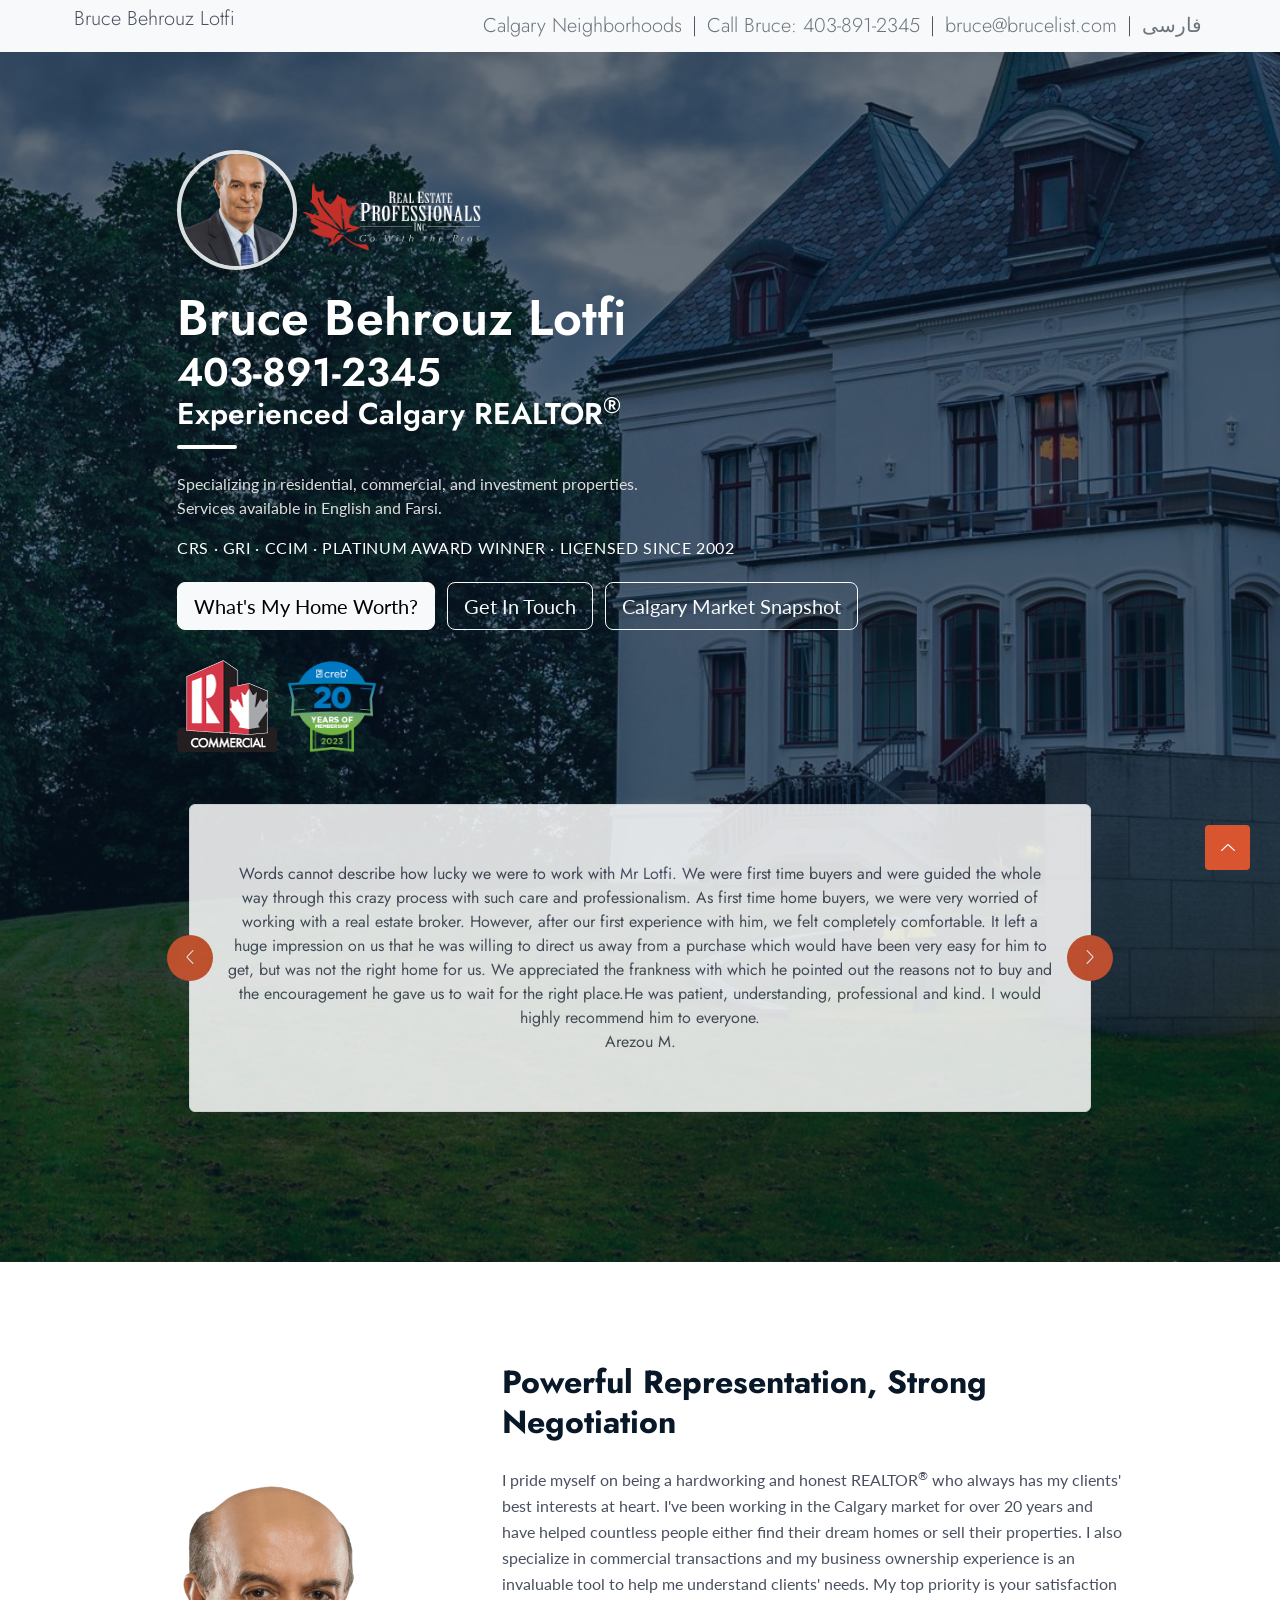
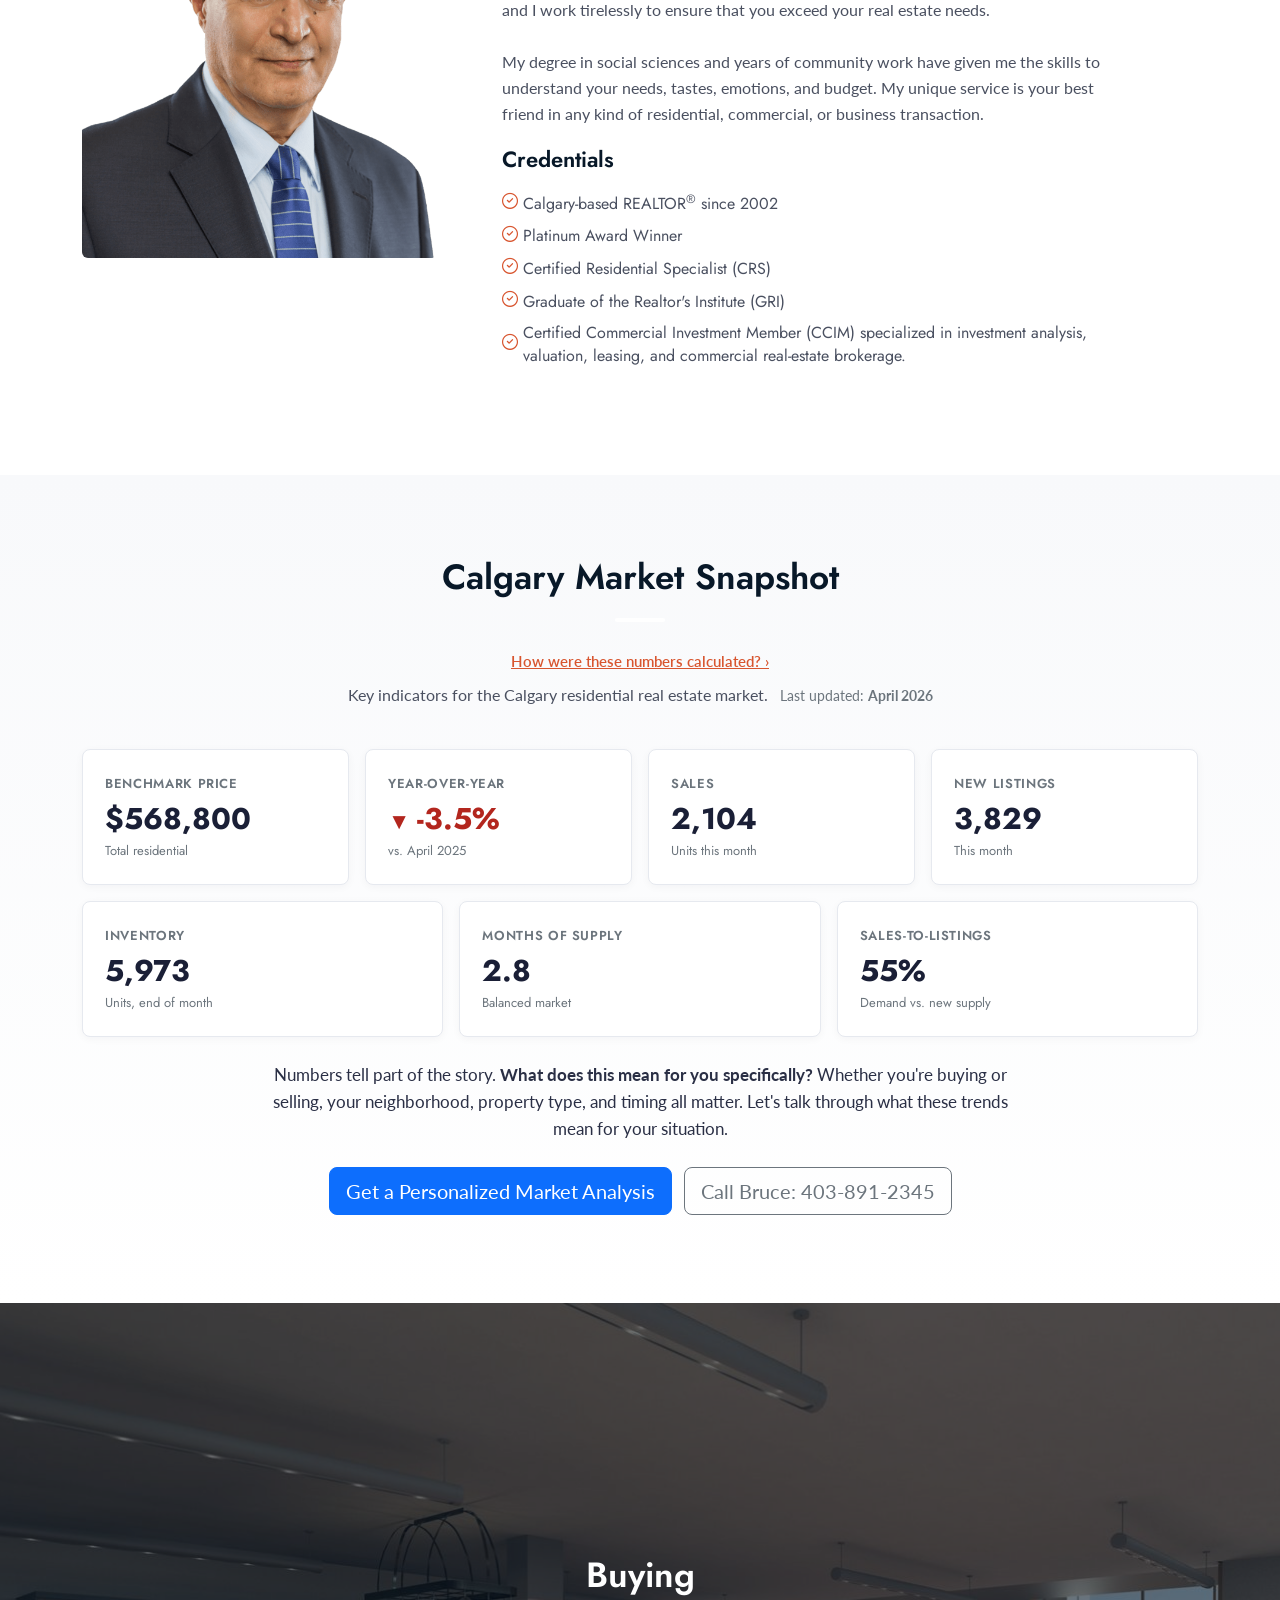
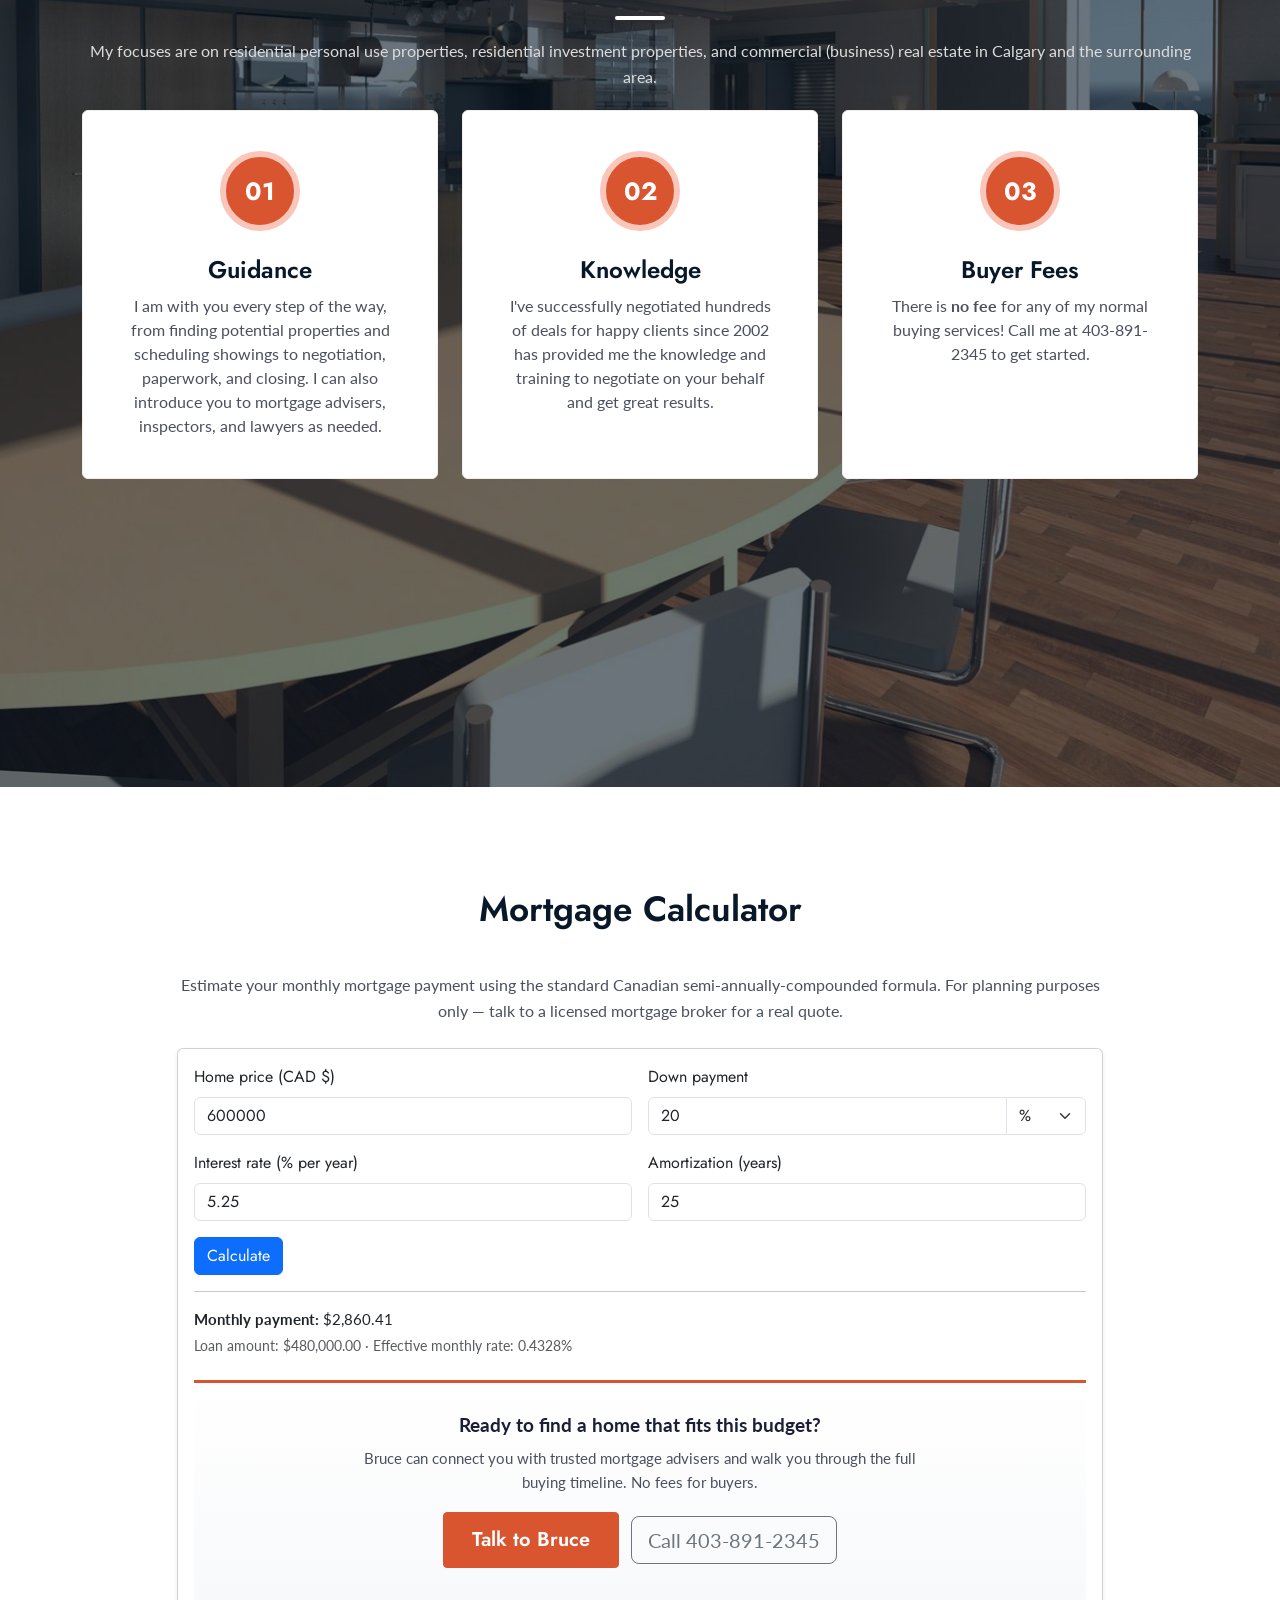
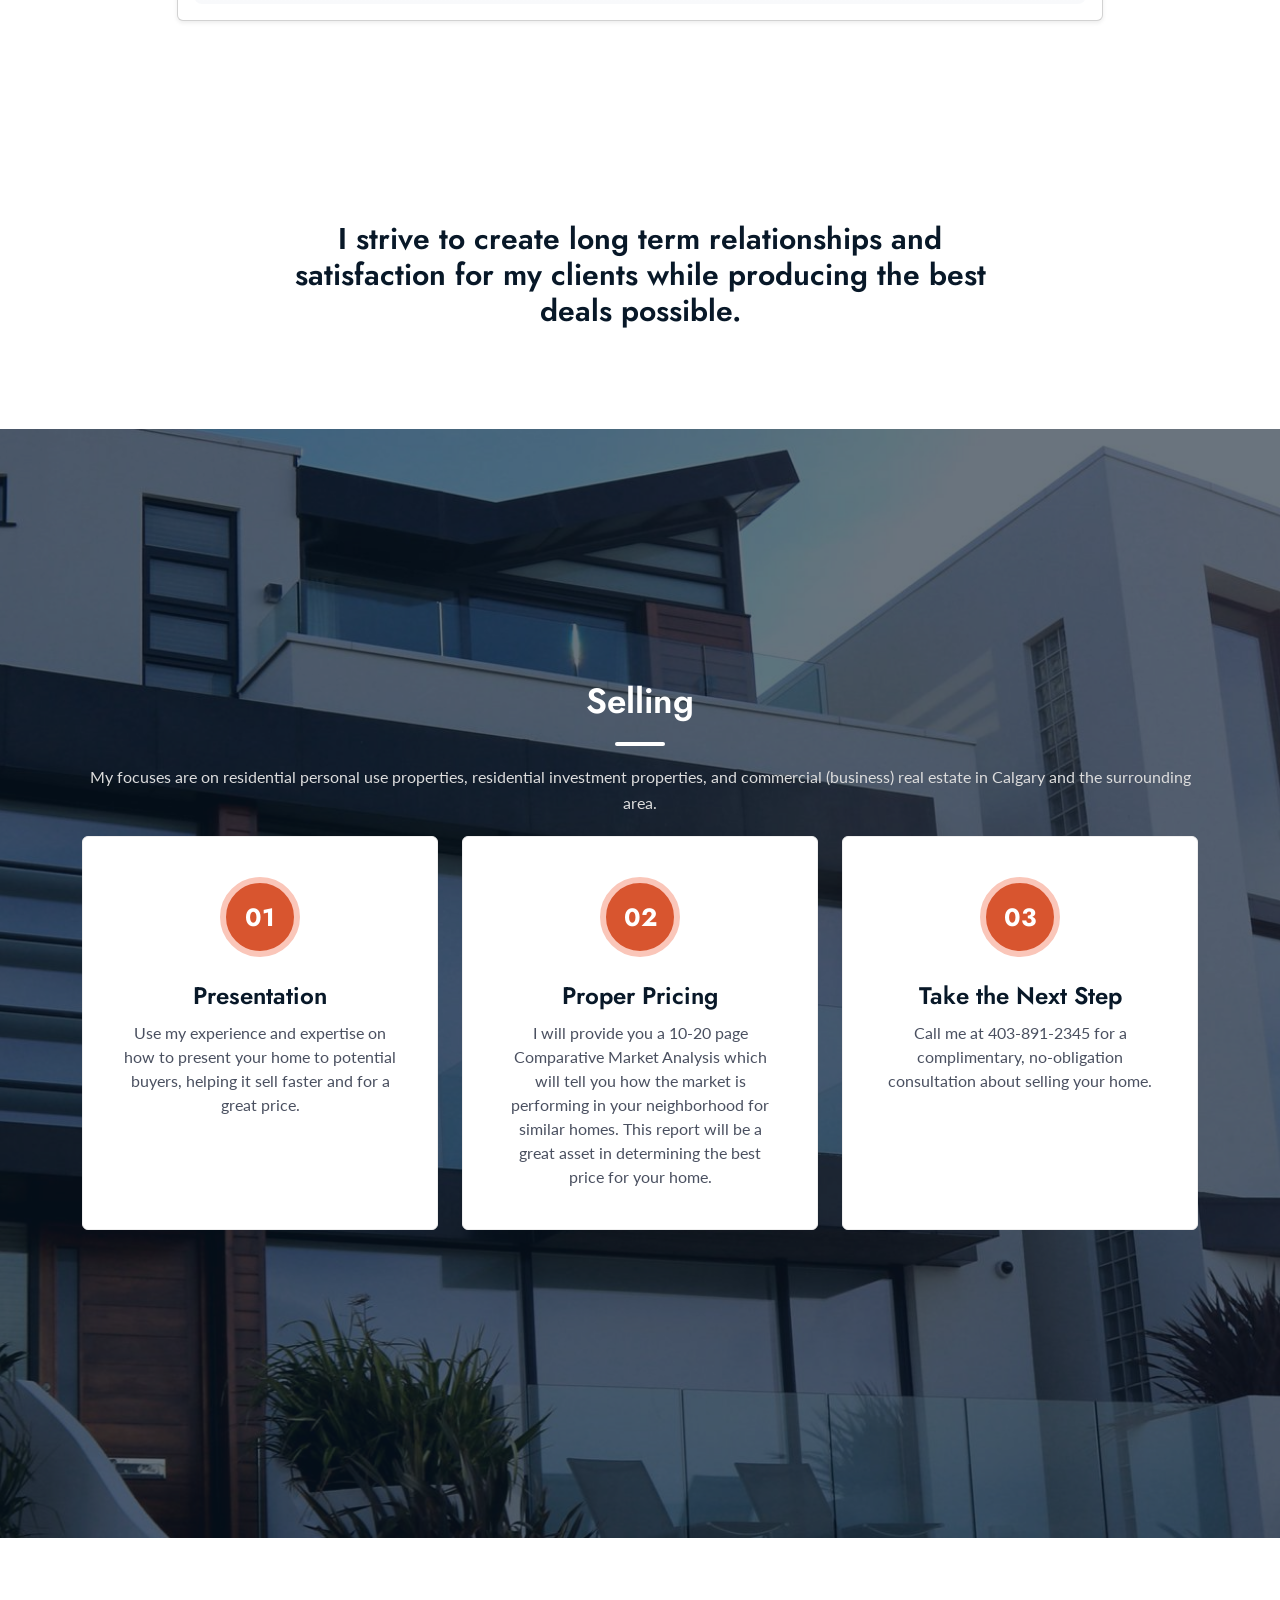
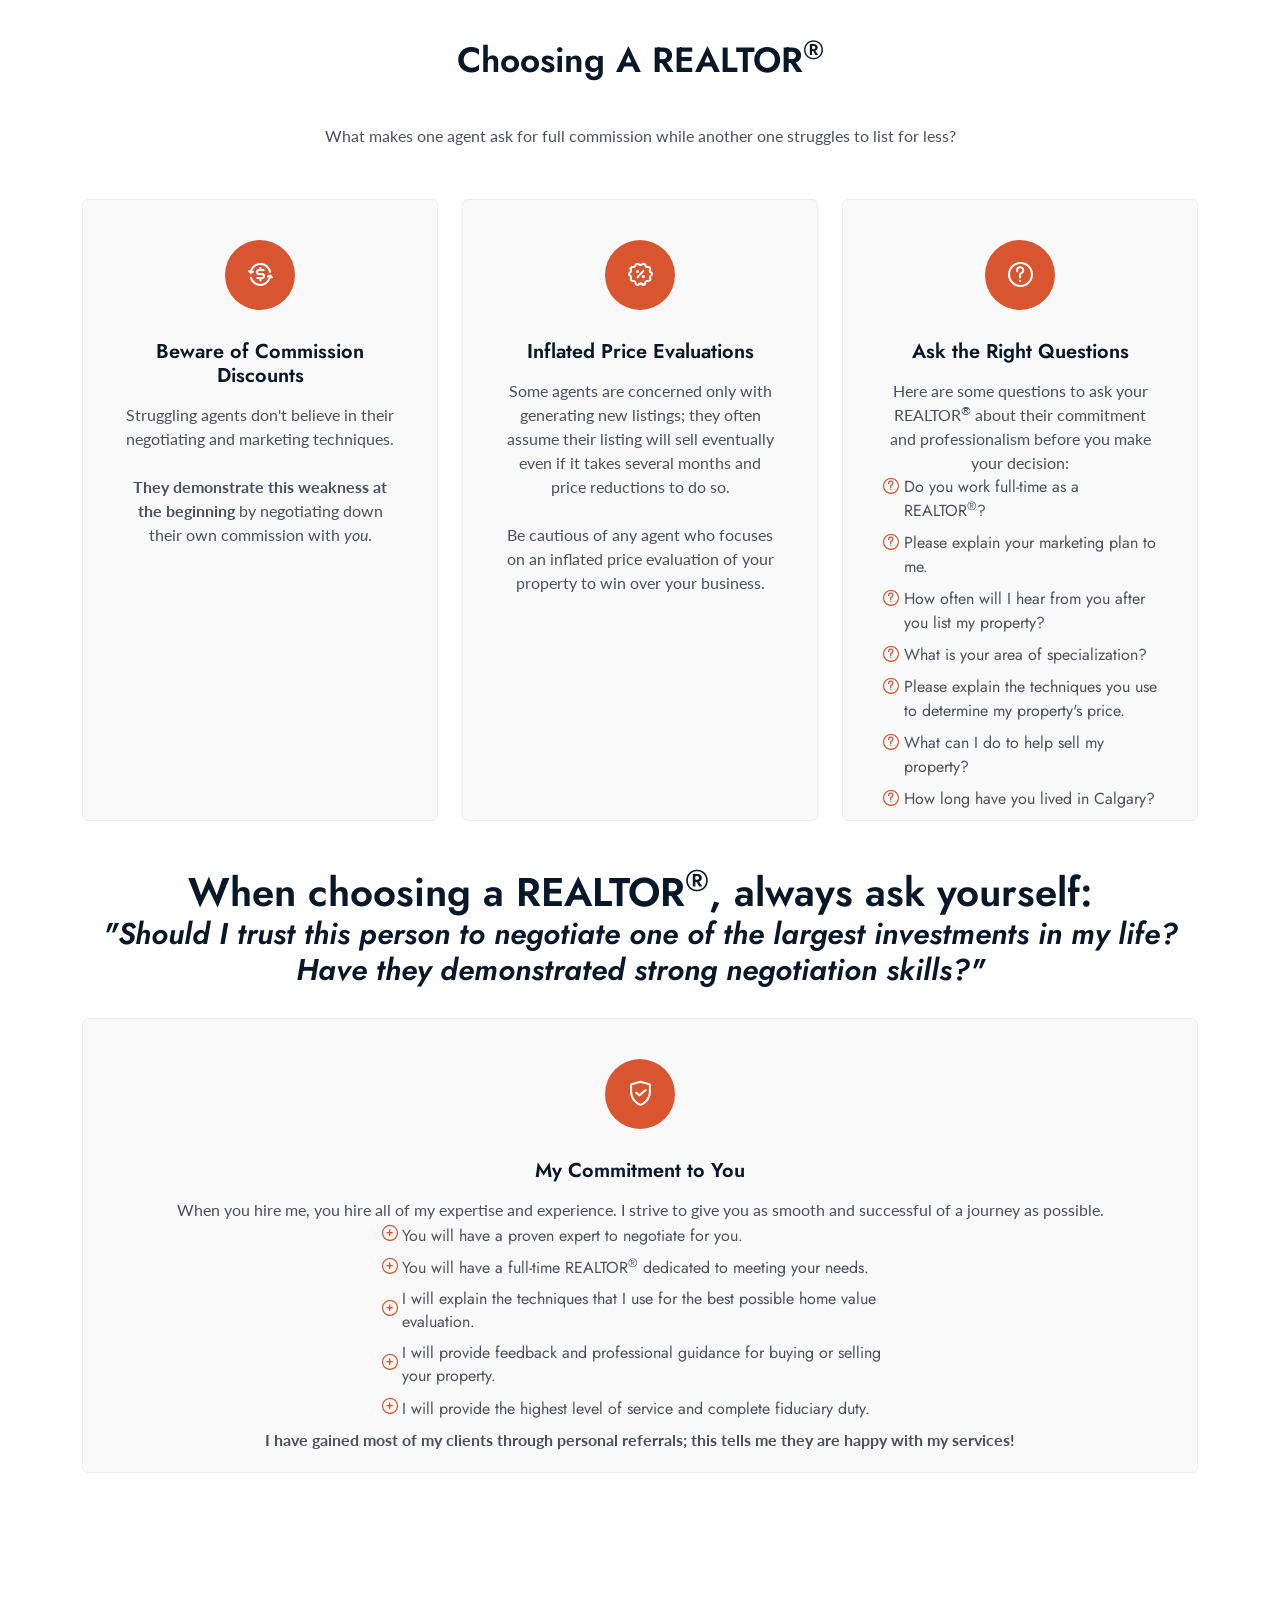
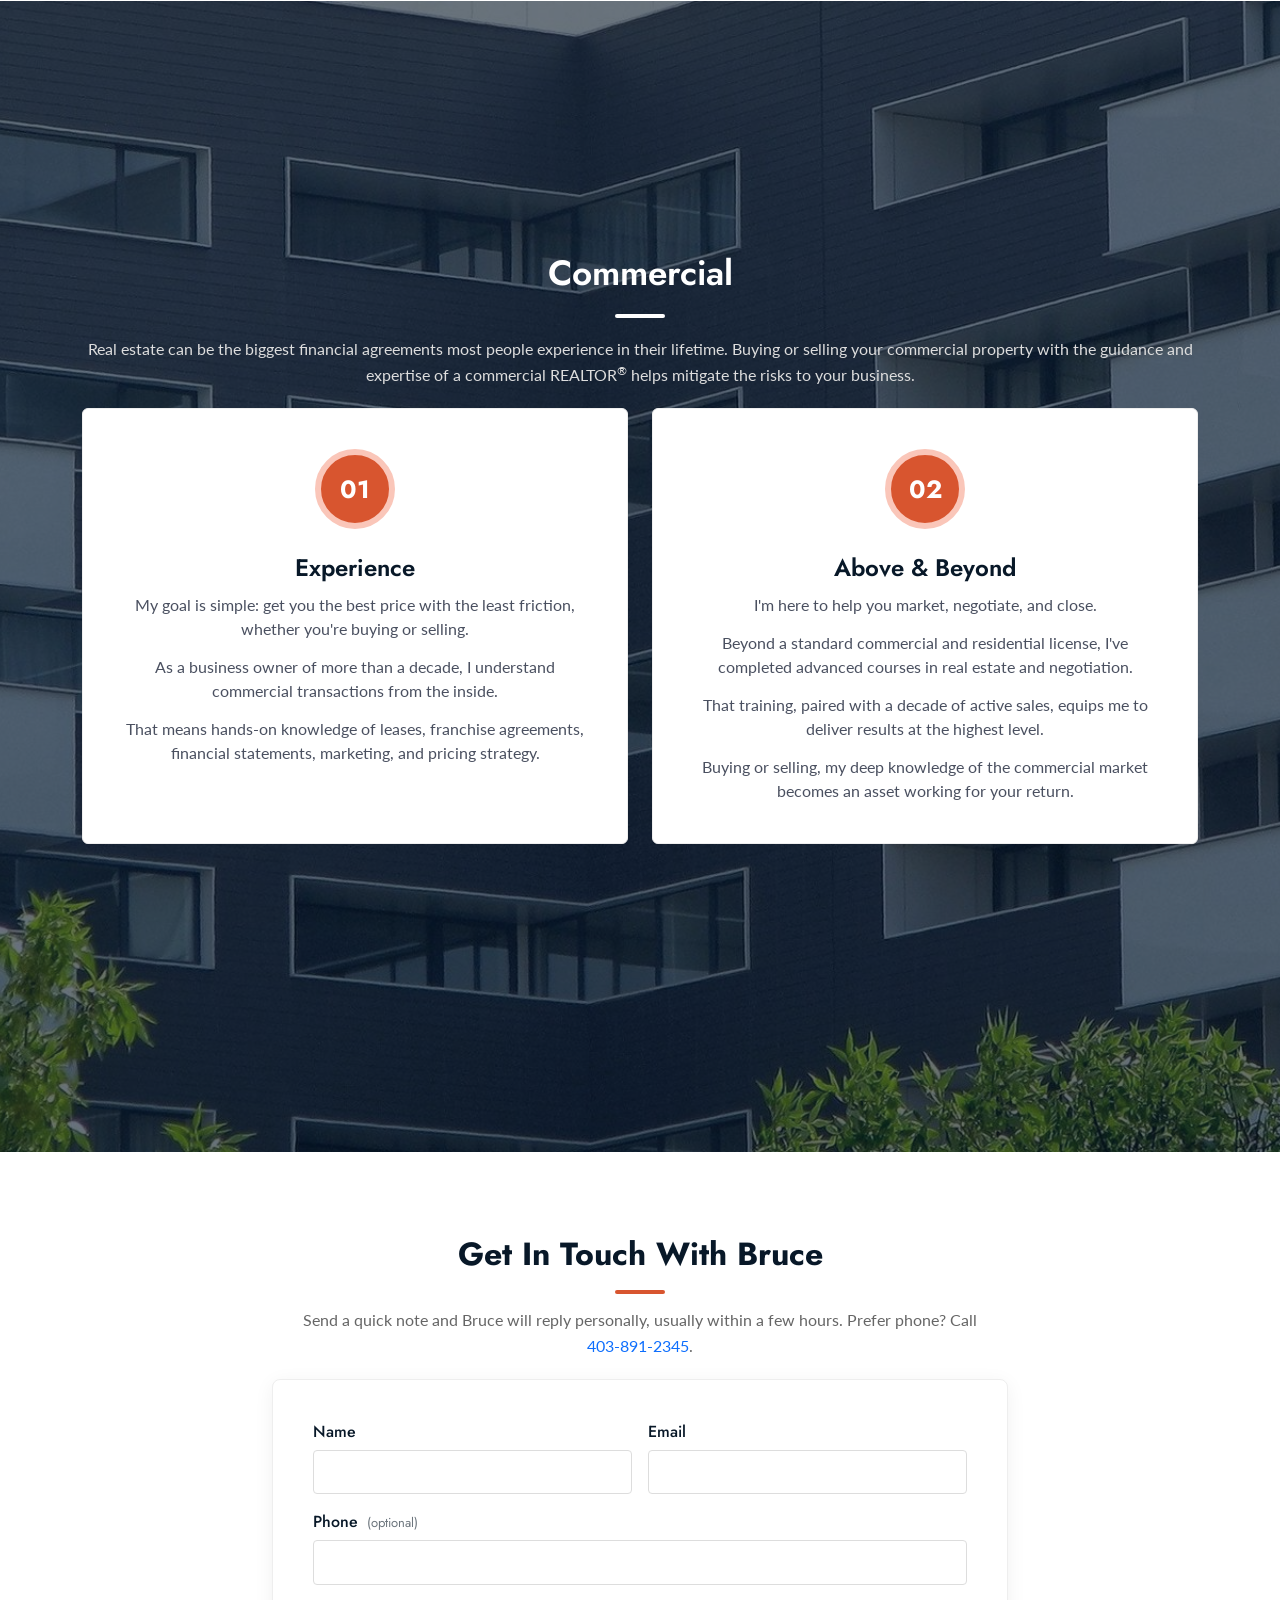
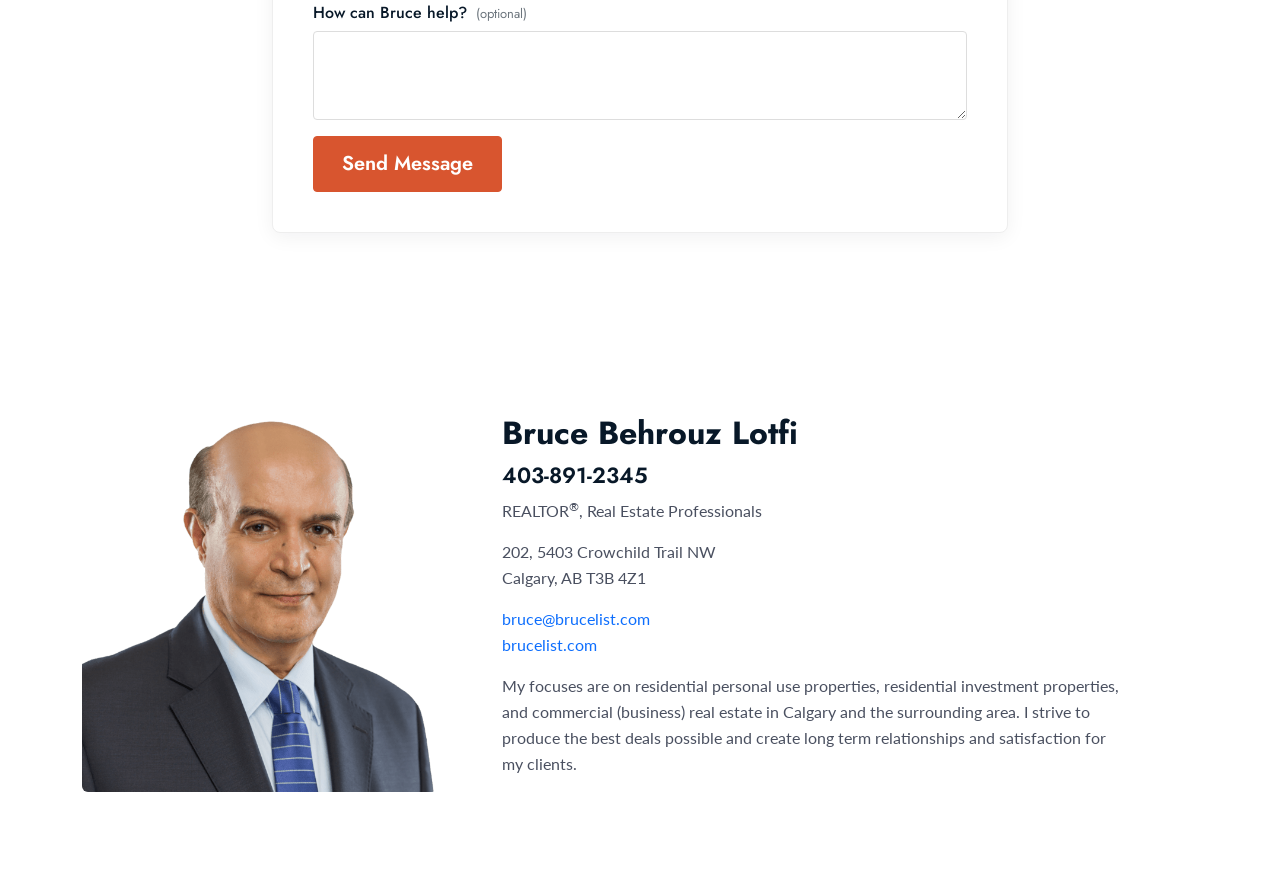
<file: index.html>
<!DOCTYPE html>
<html class="no-js" lang="en-CA">

<head>
    <meta charset="utf-8" />
    <meta http-equiv="x-ua-compatible" content="ie=edge" />
    <title>Bruce Lotfi | Calgary REALTOR | Residential & Commercial</title>
    <meta name="description"
        content="Bruce Lotfi is an experienced Calgary REALTOR specializing in residential, commercial, and investment properties. Serving Calgary and area in English and Farsi since 2002." />
    <meta name="viewport" content="width=device-width, initial-scale=1" />
    <link rel="canonical" href="https://brucelist.com/" />
    <link rel="alternate" hreflang="en-ca" href="https://brucelist.com/" />
    <link rel="alternate" hreflang="fa-ca" href="https://brucelist.com/fa/" />
    <link rel="alternate" hreflang="x-default" href="https://brucelist.com/" />
    <link rel="shortcut icon" type="image/x-icon" href="assets/ico/favicon.ico" />
    <link rel="apple-touch-icon" sizes="180x180" href="assets/ico/apple-touch-icon.png">
    <link rel="icon" type="image/png" sizes="32x32" href="assets/ico/favicon-32x32.png">
    <link rel="icon" type="image/png" sizes="16x16" href="assets/ico/favicon-16x16.png">
    <link rel="manifest" href="site.webmanifest">

    <!-- Preconnect to font + CDN origins for faster first paint -->
    <link rel="preconnect" href="https://fonts.googleapis.com">
    <link rel="preconnect" href="https://fonts.gstatic.com" crossorigin>
    <link rel="preconnect" href="https://cdn.jsdelivr.net" crossorigin>

    <!-- OpenGraph -->
    <meta property="og:type" content="website" />
    <meta property="og:site_name" content="Bruce Lotfi - Calgary REALTOR" />
    <meta property="og:title" content="Bruce Lotfi | Calgary REALTOR | Residential & Commercial" />
    <meta property="og:description"
        content="Bruce Lotfi is an experienced Calgary REALTOR specializing in residential, commercial, and investment properties. Serving Calgary and area in English and Farsi since 2002." />
    <meta property="og:url" content="https://brucelist.com/" />
    <meta property="og:image" content="https://brucelist.com/assets/images/bruce.png" />
    <meta property="og:image:alt" content="Bruce Behrouz Lotfi, Calgary REALTOR" />
    <meta property="og:locale" content="en_CA" />

    <!-- Twitter Card -->
    <meta name="twitter:card" content="summary_large_image" />
    <meta name="twitter:title" content="Bruce Lotfi | Calgary REALTOR | Residential & Commercial" />
    <meta name="twitter:description"
        content="Experienced Calgary REALTOR specializing in residential, commercial, and investment properties. English and Farsi service since 2002." />
    <meta name="twitter:image" content="https://brucelist.com/assets/images/bruce.png" />
    <meta name="twitter:image:alt" content="Bruce Behrouz Lotfi, Calgary REALTOR" />

    <!-- Schema.org JSON-LD: RealEstateAgent -->
    <script type="application/ld+json">
    {
        "@context": "https://schema.org",
        "@type": "RealEstateAgent",
        "name": "Bruce Behrouz Lotfi",
        "url": "https://brucelist.com",
        "image": "https://brucelist.com/assets/images/bruce.png",
        "telephone": "+1-403-891-2345",
        "email": "bruce@brucelist.com",
        "foundingDate": "2002",
        "address": {
            "@type": "PostalAddress",
            "streetAddress": "202, 5403 Crowchild Trail NW",
            "addressLocality": "Calgary",
            "addressRegion": "AB",
            "postalCode": "T3B 4Z1",
            "addressCountry": "CA"
        },
        "areaServed": [
            {
                "@type": "City",
                "name": "Calgary"
            },
            {
                "@type": "AdministrativeArea",
                "name": "Calgary and surrounding area"
            }
        ],
        "knowsLanguage": [
            { "@type": "Language", "name": "English", "alternateName": "en" },
            { "@type": "Language", "name": "Farsi", "alternateName": "fa" }
        ],
        "hasCredential": [
            {
                "@type": "EducationalOccupationalCredential",
                "credentialCategory": "certification",
                "name": "Certified Residential Specialist (CRS)"
            },
            {
                "@type": "EducationalOccupationalCredential",
                "credentialCategory": "certification",
                "name": "Graduate, REALTOR Institute (GRI)"
            },
            {
                "@type": "EducationalOccupationalCredential",
                "credentialCategory": "certification",
                "name": "Certified Commercial Investment Member (CCIM)"
            },
            {
                "@type": "EducationalOccupationalCredential",
                "credentialCategory": "license",
                "name": "Licensed REALTOR since 2002"
            }
        ],
        "award": "Platinum Award Winner"
    }
    </script>

    <link
        href="https://fonts.googleapis.com/css2?family=Jost:ital,wght@0,100;0,200;0,300;0,400;0,500;0,600;0,700;0,800;0,900;1,100;1,200;1,300;1,400;1,500;1,600;1,700;1,800;1,900&display=swap"
        rel="stylesheet">
    <link href="https://fonts.googleapis.com/css2?family=Lato&display=swap" rel="stylesheet">

    <link href="https://cdn.jsdelivr.net/npm/bootstrap@5.2.0/dist/css/bootstrap.min.css" rel="stylesheet"
        integrity="sha384-gH2yIJqKdNHPEq0n4Mqa/HGKIhSkIHeL5AyhkYV8i59U5AR6csBvApHHNl/vI1Bx" crossorigin="anonymous">
    <link rel="stylesheet" href="assets/css/LineIcons.2.0.css" />
    <link rel="stylesheet" href="assets/css/tiny-slider.css" />
    <link rel="stylesheet" href="assets/css/main.css" />

    <!-- Google Tag Manager -->
    <!-- TODO: replace GTM-XXXXXXX with real GTM container ID -->
    <script>(function(w,d,s,l,i){w[l]=w[l]||[];w[l].push({'gtm.start':
    new Date().getTime(),event:'gtm.js'});var f=d.getElementsByTagName(s)[0],
    j=d.createElement(s),dl=l!='dataLayer'?'&l='+l:'';j.async=true;j.src=
    'https://www.googletagmanager.com/gtm.js?id='+i+dl;f.parentNode.insertBefore(j,f);
    })(window,document,'script','dataLayer','GTM-XXXXXXX');</script>
    <!-- End Google Tag Manager -->

    <!-- Google tag (gtag.js) - GA4 -->
    <!-- TODO: replace G-XXXXXXXXXX with real GA4 ID -->
    <script async src="https://www.googletagmanager.com/gtag/js?id=G-XXXXXXXXXX"></script>
    <script>
        window.dataLayer = window.dataLayer || [];
        function gtag(){dataLayer.push(arguments);}
        gtag('js', new Date());
        gtag('config', 'G-XXXXXXXXXX');
    </script>

</head>

<body>
    
    <a class="skip-link" href="#main">Skip to main content</a>
<!-- Google Tag Manager (noscript) -->
    <!-- TODO: replace GTM-XXXXXXX with real GTM container ID -->
    <noscript><iframe src="https://www.googletagmanager.com/ns.html?id=GTM-XXXXXXX"
        height="0" width="0" style="display:none;visibility:hidden"></iframe></noscript>
    <!-- End Google Tag Manager (noscript) -->

    <header class="header navbar-area bg-light">
        <div class="container">
            <div class="row align-items-center">
                <div class="col-lg-12 p-1 lead">
                    Bruce Behrouz Lotfi
                    <span class="float-md-end"><a href="/neighborhoods/" class="link-secondary">Calgary
                            Neighborhoods</a> | <a href="tel:+14038912345" class="link-secondary" data-call-cta>Call Bruce:
                            403-891-2345</a> | <a href="mailto:bruce@brucelist.com"
                            class="link-secondary">bruce@brucelist.com</a> | <a href="/fa/" class="link-secondary lang-switch" lang="fa" hreflang="fa-CA">فارسی</a></span>
                </div>
            </div>
        </div>
    </header>
    <main id="main">
    <section class="hero-area main-hero overlay">
        <div class="container">
            <div class="row">
                <div class="col-lg-10 offset-lg-1 col-md-12 col-12">
                    <div class="hero-text text-left">
                        <div class="section-heading">
                            <img src="assets/images/bruce.png" class="hero-headshot" alt="Bruce Behrouz Lotfi, Calgary REALTOR">
                            <img src="assets/images/re-prof-logo.png" class="img-fluid hero-brokerage-logo" alt="Real Estate Professionals brokerage">
                            <h1>Bruce Behrouz Lotfi</h1>
                            <h2>403-891-2345</h2>
                            <h3>Experienced Calgary REALTOR<sup>®</sup></h3>
                            <p>Specializing in residential, commercial, and investment properties.<br />
                                Services available in English and Farsi.</p>
                            <p class="hero-credentials">
                                CRS &middot; GRI &middot; CCIM &middot; Platinum Award Winner &middot; Licensed since 2002
                            </p>
                            <p>
                                <a href="home-valuation.html"
                                    class="btn btn-lg btn-light me-2 mb-2">What's My Home Worth?</a>
                                <a href="#contact"
                                    class="btn btn-lg btn-outline-light me-2 mb-2">Get In Touch</a>
                                <a href="#market-snapshot"
                                    class="btn btn-lg btn-outline-light mb-2">Calgary Market Snapshot</a>
                            </p>
                            <img src="assets/images/ccc-logo.png" class="commercial badge-logo" alt="Commercial Realtor logo">
                            <img src="assets/images/LS20clr.png" class="years-20 badge-logo" alt="20 years of service badge" loading="lazy">
                            <section class="categories mt-5">
                                <div class="container">
                                    <div class="cat-inner">
                                        <div class="row">
                                            <div class="col-12 p-0">
                                                <div class="testimonial-slider">
                                                    <span class="single-cat">Words cannot describe how lucky we were to
                                                        work with Mr Lotfi. We were first time buyers and were guided
                                                        the whole way through this crazy process with such care and
                                                        professionalism. As first time home buyers, we were very worried
                                                        of working with a real estate broker. However, after our first
                                                        experience with him, we felt completely comfortable. It left a
                                                        huge impression on us that he was willing to direct us away from
                                                        a purchase which would have been very easy for him to get, but
                                                        was not the right home for us. We appreciated the frankness with
                                                        which he pointed out the reasons not to buy and the
                                                        encouragement he gave us to wait for the right place.He was
                                                        patient, understanding, professional and kind. I would highly
                                                        recommend him to everyone.<br />Arezou M.</span>
                                                    <span class="single-cat">I worked with Bruce last summer to sell my
                                                        house in Tuscany, Calgary, and the house was sold with a very
                                                        good price in a reasonable time, considering the Calgary market
                                                        these days. I really appreciate Bruce's hard work, he is
                                                        professional and genuinely nice person. The professional service
                                                        I received from Bruce that really helped selling the house
                                                        includes: - Good suggestions for some minor upgrades which
                                                        didn't cost me much, but had a huge impact, specially in first
                                                        impression. - Excellent market analysis and advice about the
                                                        good timing to be in market. - Realistic price evaluation - Good
                                                        knowledge of laws and regulations, - Excellent negotiation
                                                        skills in every aspect and different stage of the contract. -
                                                        Friendly and professional attitude. Without a doubt, Bruce will
                                                        be the person I will contact when I decide to buy or sell a
                                                        property in Calgary.<br />Sh Sayyad</span>
                                                    <span class="single-cat">Recently I worked with Mr. Lotfi to sell my
                                                        apartment and to buy a new house. He is very knowledgeable. He
                                                        sold my apartment with a reasonable price and also he helped us
                                                        to buy a house he is very professional. He is a very nice person
                                                        and hardworking and I highly recommend him.<br />Reza P.</span>
                                                    <span class="single-cat">Mr. Bruce Lotfi is fantastic. Very
                                                        friendly, professional and helpful realtor. He really cares
                                                        about his clients. A few times we were attracted to some houses
                                                        and we were going to give the sellers offer, but he explained to
                                                        us why these houses are not good investments. He has the ability
                                                        to say the right thing at the right time, and proved to be an
                                                        awesome negotiator. 5 star rating for us.<br />Hamid L.</span>
                                                    <span class="single-cat">Mr Lotfi helped us to buy a beautiful house
                                                        in Calgary. My husband and I were very tough in our selection
                                                        but Mr Lotfi was very kind and patient with us. He showed us
                                                        hundreds of different houses until we picked the one we liked.
                                                        He has very good knowledge and experience in real estate and he
                                                        is very helpful and supportive with very good suggestion for
                                                        you. We have made very good friendship now and I definitely will
                                                        come back to him for my second house!!<br />Naghmeh M.</span>
                                                    <span class="single-cat">He is well acquainted with all communities
                                                        in Calgary and even all buildings in each community. He is
                                                        professional and reliable, excellent negotiator. He stands
                                                        beside you by the end of job. I am happy with the Condo I bought
                                                        and I strongly recommend him to anyone who wants to purchase any
                                                        estate.<br />Nariman M.</span>
                                                </div>
                                            </div>
                                        </div>
                                    </div>
                                </div>
                            </section>
                        </div>
                    </div>
                </div>
            </div>
        </div>
    </section>
    <section class="about-us section">
        <div class="container">
            <div class="row align-items-center justify-content-center">
                <div class="col-lg-4 col-md-12 col-12">
                    <div class="content-left">
                        <img src="assets/images/bruce.png" alt="Bruce Behrouz Lotfi" loading="lazy">
                    </div>
                </div>
                <div class="col-lg-8 col-md-12 col-12">
                    <div class="content-right">
                        <h2>Powerful Representation, Strong Negotiation</h2>
                        <p>I pride myself on being a hardworking and honest REALTOR<sup>®</sup> who always has my
                            clients' best interests at heart. I've been working in the Calgary market for over 20 years
                            and have helped countless people either find their dream homes or sell their properties. I
                            also specialize in commercial transactions and my business ownership experience is an
                            invaluable tool to help me understand clients' needs. My top priority is your satisfaction
                            and I work tirelessly to ensure that you exceed your real estate needs. <br /><br />
                            My degree in social sciences and years of community work have given me the skills to
                            understand your needs, tastes, emotions, and budget. My unique service is your best friend
                            in any kind of residential, commercial, or business transaction.</p>
                        <h3>Credentials</h3>
                        <ul class="icon skills">
                            <li><span>Calgary-based REALTOR<sup>®</sup> since 2002</span></li>
                            <li><span>Platinum Award Winner</span></li>
                            <li><span>Certified Residential Specialist (CRS)</span></li>
                            <li><span>Graduate of the Realtor's Institute (GRI)</span></li>
                            <li><span>Certified Commercial Investment Member (CCIM) specialized in investment analysis,
                                    valuation, leasing, and commercial real-estate brokerage.</span></li>
                        </ul>
                    </div>
                </div>
            </div>
        </div>
    </section>

    <!-- ==================== Calgary Market Snapshot ==================== -->
    <!-- Update monthly. See docs/refresh.md for the exact CREB source and update procedure. -->
    <section id="market-snapshot" class="market-snapshot section">
        <div class="container">
            <div class="row">
                <div class="col-12">
                    <div class="section-title">
                        <h2>Calgary Market Snapshot</h2>
                        <p class="market-sources-toggle"><button type="button" class="market-asterisk" data-market-sources aria-expanded="false" aria-controls="market-sources">How were these numbers calculated? &rsaquo;</button></p>
                        <p>Key indicators for the Calgary residential real estate market.
                            <span class="market-updated">Last updated: <strong data-market-updated>April 2026</strong></span>
                        </p>
                    </div>
                </div>
            </div>
            <div class="row gx-3 gy-3 market-stats">
                <div class="col-lg-3 col-md-6 col-12">
                    <div class="market-stat-card">
                        <span class="market-stat-label">Benchmark Price</span>
                        <span class="market-stat-value" data-stat="benchmark-price">$568,800</span>
                        <span class="market-stat-meta">Total residential</span>
                    </div>
                </div>
                <div class="col-lg-3 col-md-6 col-12">
                    <div class="market-stat-card">
                        <span class="market-stat-label">Year-over-Year</span>
                        <span class="market-stat-value market-stat-down" data-stat="yoy-change">-3.5%</span>
                        <span class="market-stat-meta">vs. April 2025</span>
                    </div>
                </div>
                <div class="col-lg-3 col-md-6 col-12">
                    <div class="market-stat-card">
                        <span class="market-stat-label">Sales</span>
                        <span class="market-stat-value" data-stat="sales">2,104</span>
                        <span class="market-stat-meta">Units this month</span>
                    </div>
                </div>
                <div class="col-lg-3 col-md-6 col-12">
                    <div class="market-stat-card">
                        <span class="market-stat-label">New Listings</span>
                        <span class="market-stat-value" data-stat="new-listings">3,829</span>
                        <span class="market-stat-meta">This month</span>
                    </div>
                </div>
                <div class="col-lg-4 col-md-6 col-12">
                    <div class="market-stat-card">
                        <span class="market-stat-label">Inventory</span>
                        <span class="market-stat-value" data-stat="inventory">5,973</span>
                        <span class="market-stat-meta">Units, end of month</span>
                    </div>
                </div>
                <div class="col-lg-4 col-md-6 col-12">
                    <div class="market-stat-card">
                        <span class="market-stat-label">Months of Supply</span>
                        <span class="market-stat-value" data-stat="months-supply">2.8</span>
                        <span class="market-stat-meta">Balanced market</span>
                    </div>
                </div>
                <div class="col-lg-4 col-md-12 col-12">
                    <div class="market-stat-card">
                        <span class="market-stat-label">Sales-to-Listings</span>
                        <span class="market-stat-value" data-stat="sales-to-listings">55%</span>
                        <span class="market-stat-meta">Demand vs. new supply</span>
                    </div>
                </div>
            </div>

            <div id="market-sources" class="market-sources" hidden>
                <div class="row">
                    <div class="col-lg-10 offset-lg-1 col-12">
                        <div class="market-sources-card">
                            <h3>How these numbers were calculated</h3>
                            <p>
                                All figures are sourced from the <strong>Calgary Real Estate Board (CREB)</strong>
                                <em>City of Calgary Monthly Statistics, April 2026</em>. CREB releases the prior
                                month's data on the 1st of each month.
                            </p>
                            <div class="table-responsive">
                                <table class="table market-sources-table">
                                    <thead>
                                        <tr>
                                            <th>Stat</th>
                                            <th>Value</th>
                                            <th>Source</th>
                                        </tr>
                                    </thead>
                                    <tbody>
                                        <tr>
                                            <td>Benchmark Price</td>
                                            <td>$568,800</td>
                                            <td>Monthly Stats Summary, page 1, "Total Residential Price" headline box</td>
                                        </tr>
                                        <tr>
                                            <td>Year-over-Year Change</td>
                                            <td>−3.5%</td>
                                            <td>Monthly Stats Summary, page 1, "Y/Y" under Total Residential Price</td>
                                        </tr>
                                        <tr>
                                            <td>Sales</td>
                                            <td>2,104</td>
                                            <td>Monthly Stats Summary, page 1, "Sales" headline box</td>
                                        </tr>
                                        <tr>
                                            <td>New Listings</td>
                                            <td>3,829</td>
                                            <td>Monthly Stats Summary, page 1, "New Listings" headline box</td>
                                        </tr>
                                        <tr>
                                            <td>Inventory</td>
                                            <td>5,973</td>
                                            <td>Monthly Stats Summary, page 1, "Inventory" headline box</td>
                                        </tr>
                                        <tr>
                                            <td>Months of Supply</td>
                                            <td>2.8</td>
                                            <td>Press release narrative: "the months of supply remained just below three"</td>
                                        </tr>
                                        <tr>
                                            <td>Sales-to-Listings</td>
                                            <td>55%</td>
                                            <td>Press release narrative: "the sales-to-new-listings ratio remained at 55 per cent"</td>
                                        </tr>
                                    </tbody>
                                </table>
                            </div>
                            <p class="market-sources-links">
                                <strong>Original CREB documents:</strong><br>
                                <a href="https://www.creb.com/-/media/Public/CREBcom/Housing_Statistics/Calgary_Monthly_Short_Summary.pdf" target="_blank" rel="noopener">Calgary Monthly Short Summary (PDF)</a>
                                · <a href="https://www.creb.com/News/Media_Releases/2026/May/April_2026_Stats/" target="_blank" rel="noopener">April 2026 Stats Press Release</a>
                                · <a href="https://www.creb.com/Housing_Statistics/" target="_blank" rel="noopener">CREB Housing Statistics hub</a>
                            </p>
                            <p class="market-sources-disclaimer">
                                Data is provided as a general indicator and does not reflect the value of any
                                specific property.
                            </p>
                        </div>
                    </div>
                </div>
            </div>

            <div class="row mt-4">
                <div class="col-lg-8 offset-lg-2 col-12 text-center">
                    <p class="market-context">
                        Numbers tell part of the story. <strong>What does this mean for you specifically?</strong>
                        Whether you're buying or selling, your neighborhood, property type, and timing all matter.
                        Let's talk through what these trends mean for your situation.
                    </p>
                    <p>
                        <a href="#contact" class="btn btn-primary btn-lg me-2 mb-2">Get a Personalized Market Analysis</a>
                        <a href="tel:+14038912345" class="btn btn-outline-secondary btn-lg mb-2" data-call-cta>Call Bruce: 403-891-2345</a>
                    </p>
                </div>
            </div>
        </div>
    </section>

    <script>
        // Toggle market-snapshot sources panel
        (function () {
            var btn = document.querySelector('[data-market-sources]');
            var panel = document.getElementById('market-sources');
            if (!btn || !panel) return;
            btn.addEventListener('click', function (e) {
                e.preventDefault();
                var open = panel.hasAttribute('hidden') ? false : true;
                if (open) {
                    panel.setAttribute('hidden', '');
                    btn.setAttribute('aria-expanded', 'false');
                } else {
                    panel.removeAttribute('hidden');
                    btn.setAttribute('aria-expanded', 'true');
                    panel.scrollIntoView({ behavior: 'smooth', block: 'nearest' });
                }
            });
        })();
    </script>

    <section class="hero-area buy-hero overlay how-works section">
        <div class="container">
            <div class="row">
                <div class="col-12">
                    <div class="section-title hero-text">
                        <h2>Buying</h2>
                        <p>My focuses are on residential personal use properties, residential investment properties, and
                            commercial (business) real estate in Calgary and the surrounding area.</p>
                    </div>
                </div>
            </div>
            <div class="row">
                <div class="col-lg-4 col-md-4 col-12 mb-2">

                    <div class="single-card">
                        <span class="serial">01</span>
                        <h3>Guidance</h3>
                        <p>I am with you every step of the way, from finding potential properties and scheduling
                            showings to negotiation, paperwork, and closing. I can also introduce you to mortgage
                            advisers, inspectors, and lawyers as needed.</p>
                    </div>

                </div>
                <div class="col-lg-4 col-md-4 col-12 mb-2">

                    <div class="single-card">
                        <span class="serial">02</span>
                        <h3>Knowledge</h3>
                        <p>I've successfully negotiated hundreds of deals for happy clients since 2002 has provided me
                            the knowledge and training to negotiate on your behalf and get great results.</p>
                    </div>

                </div>
                <div class="col-lg-4 col-md-4 col-12 mb-2">

                    <div class="single-card">
                        <span class="serial">03</span>
                        <h3>Buyer Fees</h3>
                        <p>There is <strong>no fee</strong> for any of my normal buying services! Call me at
                            403-891-2345 to get started.</p>
                    </div>

                </div>
            </div>
        </div>
    </section>
    <section class="mortgage-calc section">
        <div class="container">
            <div class="row justify-content-center">
                <div class="col-lg-10 col-12">
                    <div class="section-title text-center mb-4">
                        <h2>Mortgage Calculator</h2>
                        <p>Estimate your monthly mortgage payment using the standard Canadian
                            semi-annually-compounded formula. For planning purposes only &mdash; talk to a licensed
                            mortgage broker for a real quote.</p>
                    </div>
                    <div class="card shadow-sm">
                        <div class="card-body">
                            <form id="mortgage-form" class="row g-3" onsubmit="return false;">
                                <div class="col-md-6">
                                    <label for="mc-price" class="form-label">Home price (CAD $)</label>
                                    <input type="number" class="form-control" id="mc-price" min="0" step="1000"
                                        value="600000" required>
                                </div>
                                <div class="col-md-6">
                                    <label for="mc-down" class="form-label">Down payment</label>
                                    <div class="input-group">
                                        <input type="number" class="form-control" id="mc-down" min="0" step="1000"
                                            value="20" required>
                                        <select class="form-select" id="mc-down-type" style="max-width:5rem;">
                                            <option value="percent" selected>%</option>
                                            <option value="dollar">$</option>
                                        </select>
                                    </div>
                                </div>
                                <div class="col-md-6">
                                    <label for="mc-rate" class="form-label">Interest rate (% per year)</label>
                                    <input type="number" class="form-control" id="mc-rate" min="0" step="0.01"
                                        value="5.25" required>
                                </div>
                                <div class="col-md-6">
                                    <label for="mc-years" class="form-label">Amortization (years)</label>
                                    <input type="number" class="form-control" id="mc-years" min="1" max="35"
                                        step="1" value="25" required>
                                </div>
                                <div class="col-12">
                                    <button type="button" class="btn btn-primary" id="mc-calc">Calculate</button>
                                </div>
                            </form>
                            <hr />
                            <div id="mc-result" class="mt-3">
                                <p class="mb-1"><strong>Monthly payment:</strong>
                                    <span id="mc-payment">&mdash;</span></p>
                                <p class="mb-1 text-muted small">
                                    Loan amount: <span id="mc-loan">&mdash;</span> &middot;
                                    Effective monthly rate: <span id="mc-mrate">&mdash;</span>
                                </p>
                            </div>
                            <div class="mortgage-cta mt-4 text-center">
                                <p class="mortgage-cta-headline">
                                    <strong>Ready to find a home that fits this budget?</strong>
                                </p>
                                <p class="mortgage-cta-sub">
                                    Bruce can connect you with trusted mortgage advisers and walk you through the
                                    full buying timeline. No fees for buyers.
                                </p>
                                <p>
                                    <a href="#contact" class="btn btn-primary-brand btn-lg me-2 mb-2">Talk to Bruce</a>
                                    <a href="tel:+14038912345" class="btn btn-outline-secondary btn-lg mb-2" data-call-cta>Call 403-891-2345</a>
                                </p>
                            </div>
                        </div>
                    </div>
                </div>
            </div>
        </div>
    </section>
    <section class="section">
        <div class="container">
            <div class="row text-center">
                <div class="col-lg-8 offset-lg-2 col-12">
                    <div class="inner">
                        <div class="content">
                            <h3>I strive to create long term relationships and satisfaction for my clients while
                                producing the best deals possible.</h3>
                        </div>
                    </div>
                </div>
            </div>
        </div>
    </section>
    <section class="hero-area sell-hero overlay how-works section">
        <div class="container">
            <div class="row">
                <div class="col-12">
                    <div class="section-title hero-text">
                        <h2>Selling</h2>
                        <p>My focuses are on residential personal use properties, residential investment properties, and
                            commercial (business) real estate in Calgary and the surrounding area.</p>
                    </div>
                </div>
            </div>
            <div class="row">
                <div class="col-lg-4 col-md-4 col-12 mb-2">
                    <div class="single-card">
                        <span class="serial">01</span>
                        <h3>Presentation</h3>
                        <p>Use my experience and expertise on how to present your home to potential buyers, helping it
                            sell faster and for a great price.</p>
                    </div>
                </div>
                <div class="col-lg-4 col-md-4 col-12 mb-2">
                    <div class="single-card">
                        <span class="serial">02</span>
                        <h3>Proper Pricing</h3>
                        <p>I will provide you a 10-20 page Comparative Market Analysis which will tell you how the
                            market is performing in your neighborhood for similar homes. This report will be a great
                            asset in determining the best price for your home.</p>
                    </div>
                </div>
                <div class="col-lg-4 col-md-4 col-12 mb-2">
                    <div class="single-card">
                        <span class="serial">03</span>
                        <h3>Take the Next Step</h3>
                        <p>Call me at 403-891-2345 for a complimentary, no-obligation consultation about selling your home.</p>
                    </div>
                </div>
            </div>
        </div>
    </section>
    <section class="why-choose section">
        <div class="container">
            <div class="row">
                <div class="col-12">
                    <div class="section-title">
                        <h2>Choosing a REALTOR<sup>®</sup></h2>
                        <p>What makes one agent ask for full commission while another one struggles to list for less?
                        </p>
                    </div>
                </div>
            </div>
            <div class="row">
                <div class="col-lg-12">
                    <div class="choose-content">
                        <div class="row">
                            <div class="col-lg-4 col-md-6 col-12 mb-2">
                                <div class="card-list">
                                    <i class="lni lni-investment"></i>
                                    <h4>Beware of Commission Discounts</h4>
                                    <p>Struggling agents don't believe in their negotiating and marketing
                                        techniques.<br /><br /><strong>They demonstrate this weakness at the
                                            beginning</strong> by negotiating down their own commission with
                                        <em>you</em>.
                                    </p>
                                </div>
                            </div>
                            <div class="col-lg-4 col-md-6 col-12 mb-2">
                                <div class="card-list">
                                    <i class="lni lni-offer"></i>
                                    <h4>Inflated Price Evaluations</h4>
                                    <p>Some agents are concerned only with generating new listings; they often assume
                                        their listing will sell eventually even if it takes several months and price
                                        reductions to do so.
                                        <br /><br />
                                        Be cautious of any agent who focuses on an inflated price evaluation of your
                                        property to win over your business.
                                    </p>
                                </div>
                            </div>
                            <div class="col-lg-4 col-md-12 col-12 mb-2">
                                <div class="card-list">
                                    <i class="lni lni-question-circle"></i>
                                    <h4>Ask the Right Questions</h4>
                                    <p>Here are some questions to ask your REALTOR<sup>®</sup> about their commitment
                                    and professionalism before you make your decision:</p>
                                    <ul class="align-left icon questions">
                                        <li>Do you work full-time as a REALTOR<sup>®</sup>?</li>
                                        <li>Please explain your marketing plan to me.</li>
                                        <li>How often will I hear from you after you list my property?</li>
                                        <li>What is your area of specialization?</li>
                                        <li>Please explain the techniques you use to determine my property's price.</li>
                                        <li>What can I do to help sell my property?</li>
                                        <li>How long have you lived in Calgary?</li>
                                    </ul>
                                </div>
                            </div>
                            <div class="col-lg-12 col-md-12 col-12 text-center">
                                <h2>When choosing a REALTOR<sup>®</sup>, always ask yourself:</h2>
                                <h3><em>"Should I trust this person to negotiate one of the largest investments in my
                                        life? Have they demonstrated strong negotiation skills?"</em></h3>
                            </div>
                            <div class="col-lg-12 col-md-12 col-12 mb-2">
                                <div class="card-list">
                                    <i class="lni lni-protection"></i>
                                    <h4>My Commitment to You</h4>
                                    <p>When you hire me, you hire all of my expertise and experience. I strive to give
                                        you as smooth and successful of a journey as possible.</p>
                                    <div class="list-container col-12 col-lg-6">
                                        <ul class="align-left icon commitment">
                                            <li><span>You will have a proven expert to negotiate for you.</span></li>
                                            <li><span>You will have a full-time REALTOR<sup>®</sup> dedicated to meeting
                                                    your needs.</span></li>
                                            <li><span>I will explain the techniques that I use for the best possible
                                                    home value evaluation.</span></li>
                                            <li><span>I will provide feedback and professional guidance for buying or
                                                    selling your property.</span></li>
                                            <li><span>I will provide the highest level of service and complete fiduciary
                                                    duty.</span></li>
                                        </ul>
                                    </div>
                                    <p><strong>I have gained most of my clients through personal referrals; this tells me
                                        they are happy with my services!</strong></p>
                                </div>
                            </div>
                        </div>
                    </div>
                </div>
            </div>
        </div>
    </section>
    <section class="hero-area commercial-hero overlay how-works section">
        <div class="container">
            <div class="row">
                <div class="col-12">
                    <div class="section-title hero-text">
                        <h2>Commercial</h2>
                        <p>Real estate can be the biggest financial agreements most people experience in their lifetime.
                            Buying or selling your commercial property with the guidance and expertise of a commercial
                            REALTOR<sup>®</sup> helps mitigate the risks to your business.</p>
                    </div>
                </div>
            </div>
            <div class="row">
                <div class="col-lg-6 col-md-6 col-12 mb-2">
                    <div class="single-card">
                        <span class="serial">01</span>
                        <h3>Experience</h3>
                        <p>My goal is simple: get you the best price with the least friction, whether you're buying
                            or selling.</p>
                        <p>As a business owner of more than a decade, I understand commercial transactions from the
                            inside.</p>
                        <p>That means hands-on knowledge of leases, franchise agreements, financial statements,
                            marketing, and pricing strategy.</p>
                    </div>
                </div>
                <div class="col-lg-6 col-md-6 col-12 mb-2">
                    <div class="single-card">
                        <span class="serial">02</span>
                        <h3>Above & Beyond</h3>
                        <p>I'm here to help you market, negotiate, and close.</p>
                        <p>Beyond a standard commercial and residential license, I've completed advanced courses in
                            real estate and negotiation.</p>
                        <p>That training, paired with a decade of active sales, equips me to deliver results at
                            the highest level.</p>
                        <p>Buying or selling, my deep knowledge of the commercial market becomes an asset working
                            for your return.</p>
                    </div>
                </div>
            </div>
        </div>
    </section>


    <section id="contact" class="lead-form-section">
        <div class="container">
            <div class="row justify-content-center">
                <div class="col-lg-8 col-md-12 col-12">
                    <div class="section-title">
                        <h2>Get In Touch With Bruce</h2>
                        <p>Send a quick note and Bruce will reply personally, usually within a few hours.
                            Prefer phone? Call <a href="tel:+14038912345" data-call-cta>403-891-2345</a>.</p>
                    </div>
                    <div class="lead-form-card">
                        <form class="lead-form" action="https://formspree.io/f/mqenaynq" method="POST"
                            data-form-name="Contact form">
                            <div class="row g-3">
                                <div class="col-md-6">
                                    <label for="contact-name" class="form-label">Name</label>
                                    <input type="text" class="form-control" id="contact-name" name="name" autocomplete="name" required>
                                </div>
                                <div class="col-md-6">
                                    <label for="contact-email" class="form-label">Email</label>
                                    <input type="email" class="form-control" id="contact-email" name="email" autocomplete="email" required>
                                </div>
                                <div class="col-12">
                                    <label for="contact-phone" class="form-label">Phone <span class="form-label-hint">(optional)</span></label>
                                    <input type="tel" class="form-control" id="contact-phone" name="phone" autocomplete="tel">
                                </div>
                                <div class="col-12">
                                    <label for="contact-message" class="form-label">How can Bruce help? <span class="form-label-hint">(optional)</span></label>
                                    <textarea class="form-control" id="contact-message" name="message" rows="3"></textarea>
                                </div>
                                <div class="col-12 d-grid d-md-block">
                                    <button type="submit" class="btn btn-primary-brand btn-lg">Send Message</button>
                                </div>
                            </div>
                            <div class="form-feedback" aria-live="polite"></div>
                        </form>
                    </div>
                </div>
            </div>
        </div>
    </section>

    <section class="calling-card section">
        <div class="container">
            <div class="row align-items-center justify-content-center">
                <div class="col-lg-4 col-md-12 col-12">
                    <div class="content-left">
                        <img src="assets/images/bruce.png" alt="Bruce Behrouz Lotfi" loading="lazy">
                    </div>
                </div>
                <div class="col-lg-8 col-md-12 col-12">
                    <div class="content-right">
                        <h2>Bruce Behrouz Lotfi</h2>
                        <h3>403-891-2345</h3>
                        <p>REALTOR<sup>®</sup>, Real Estate Professionals</p>
                        <p>202, 5403 Crowchild Trail NW<br />Calgary, AB T3B 4Z1</p>
                        <p><a href="mailto:bruce@brucelist.com">bruce@brucelist.com</a><br /><a
                                href="https://brucelist.com">brucelist.com</a></p>
                        <p>My focuses are on residential personal use properties, residential investment properties, and
                            commercial (business) real estate in Calgary and the surrounding area. I strive to produce
                            the best deals possible and create long term relationships and satisfaction for my clients.
                        </p>
                    </div>
                </div>
            </div>
        </div>
    </section>
    </main>

    <a href="#top" class="scroll-top btn-hover" aria-label="Back to top">
        <i class="lni lni-chevron-up"></i>
    </a>


    <script src="https://cdn.jsdelivr.net/npm/bootstrap@5.2.0/dist/js/bootstrap.bundle.min.js"
        integrity="sha384-A3rJD856KowSb7dwlZdYEkO39Gagi7vIsF0jrRAoQmDKKtQBHUuLZ9AsSv4jD4Xa"
        crossorigin="anonymous"></script>
    <script src="assets/js/tiny-slider.js"></script>
    <script type="text/javascript">
        //========= Slider
        tns({
            container: '.testimonial-slider',
            items: 1,
            slideBy: 'page',
            autoplay: false,
            mouseDrag: true,
            gutter: 0,
            nav: false,
            controls: true,
            controlsText: ['<i class="lni lni-chevron-left"></i>', '<i class="lni lni-chevron-right"></i>'],
            autoplayButtonOutput: false,
            autoplayTimeout: 15000, autoplayButtonOutput: false,
            autoplayHoverPause: true,

        });
    </script>

    <!-- ==================== Analytics conversion events ==================== -->
    <script type="text/javascript">
        (function () {
            // Delegated click listener for tel: and mailto: links anywhere on the page.
            document.addEventListener('click', function (e) {
                var a = e.target.closest && e.target.closest('a[href]');
                if (!a) return;
                var href = a.getAttribute('href') || '';
                if (typeof gtag !== 'function') return;
                if (href.indexOf('tel:') === 0) {
                    gtag('event', 'phone_click', {
                        event_category: 'engagement',
                        event_label: href.replace('tel:', '')
                    });
                } else if (href.indexOf('mailto:') === 0) {
                    gtag('event', 'email_click', {
                        event_category: 'engagement',
                        event_label: href.replace('mailto:', '')
                    });
                }
            }, true);

            // Delegated form submit listener for any future lead-capture forms.
            document.addEventListener('submit', function (e) {
                var form = e.target;
                if (!form || form.tagName !== 'FORM') return;
                if (typeof gtag !== 'function') return;
                gtag('event', 'lead_submit', {
                    event_category: 'lead',
                    event_label: form.id || form.name || form.action || 'unknown_form'
                });
            }, true);
        })();
    </script>

    <!-- ==================== Mortgage calculator ==================== -->
    <script type="text/javascript">
        (function () {
            var form = document.getElementById('mortgage-form');
            if (!form) return;

            var fmtCAD = new Intl.NumberFormat('en-CA', {
                style: 'currency', currency: 'CAD', maximumFractionDigits: 2
            });

            function calc() {
                var price = parseFloat(document.getElementById('mc-price').value) || 0;
                var downRaw = parseFloat(document.getElementById('mc-down').value) || 0;
                var downType = document.getElementById('mc-down-type').value;
                var ratePct = parseFloat(document.getElementById('mc-rate').value) || 0;
                var years = parseFloat(document.getElementById('mc-years').value) || 0;

                var down = downType === 'percent' ? price * (downRaw / 100) : downRaw;
                var principal = Math.max(price - down, 0);

                // Canadian mortgages compound semi-annually (not in advance).
                // Convert nominal annual rate to an effective monthly rate that
                // matches semi-annual compounding:
                //   monthlyRate = (1 + annualRate/2)^(2/12) - 1
                // Then use the standard amortization payment formula.
                var annual = ratePct / 100;
                var monthlyRate = Math.pow(1 + annual / 2, 2 / 12) - 1;
                var n = years * 12;

                var payment;
                if (principal <= 0 || n <= 0) {
                    payment = 0;
                } else if (monthlyRate === 0) {
                    payment = principal / n;
                } else {
                    payment = principal * (monthlyRate * Math.pow(1 + monthlyRate, n)) /
                        (Math.pow(1 + monthlyRate, n) - 1);
                }

                document.getElementById('mc-payment').textContent =
                    isFinite(payment) ? fmtCAD.format(payment) : '-';
                document.getElementById('mc-loan').textContent = fmtCAD.format(principal);
                document.getElementById('mc-mrate').textContent =
                    (monthlyRate * 100).toFixed(4) + '%';
            }

            document.getElementById('mc-calc').addEventListener('click', calc);
            form.addEventListener('input', calc);
            calc();
        })();
    </script>

    <script src="assets/js/lead-forms.js"></script>
    <script src="assets/js/call-button.js"></script>
</body>

</html>
</file>
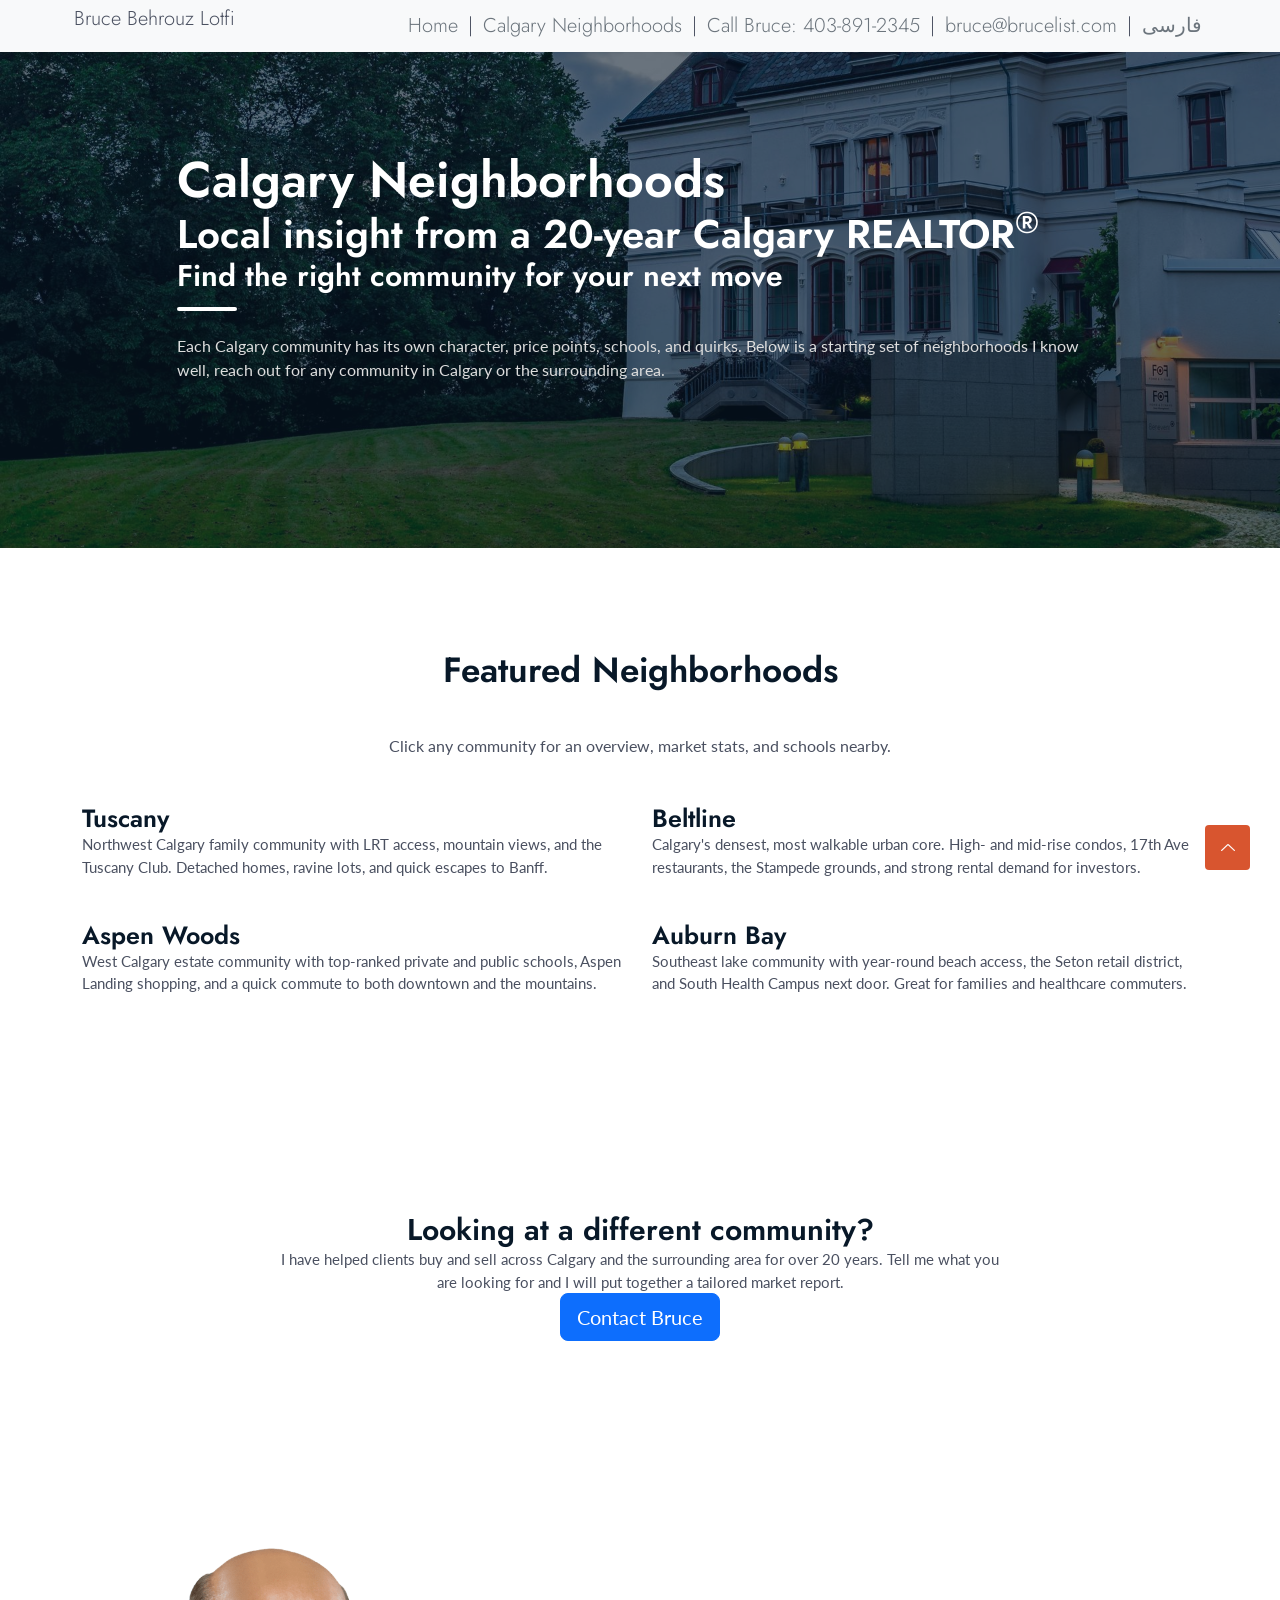
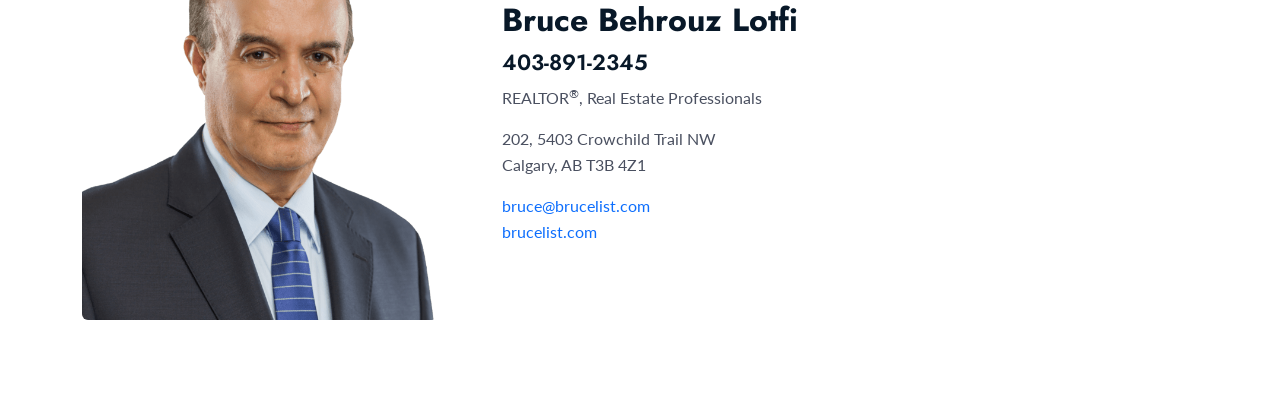
<file: neighborhoods/index.html>
<!DOCTYPE html>
<html class="no-js" lang="en-CA">

<head>
    <meta charset="utf-8" />
    <meta http-equiv="x-ua-compatible" content="ie=edge" />
    <title>Calgary Neighborhoods | Bruce Lotfi REALTOR®</title>
    <meta name="description"
        content="Explore Calgary neighborhoods with Bruce Lotfi, local market insight on Tuscany, Beltline, Aspen Woods, Auburn Bay, and more. Buying or selling? Start here." />
    <meta name="viewport" content="width=device-width, initial-scale=1" />
    <link rel="canonical" href="https://brucelist.com/neighborhoods/" />
    <link rel="alternate" hreflang="en-ca" href="https://brucelist.com/neighborhoods/" />
    <link rel="alternate" hreflang="fa-ca" href="https://brucelist.com/fa/neighborhoods/" />
    <link rel="alternate" hreflang="x-default" href="https://brucelist.com/neighborhoods/" />
    <link rel="shortcut icon" type="image/x-icon" href="../assets/ico/favicon.ico" />
    <link rel="apple-touch-icon" sizes="180x180" href="../assets/ico/apple-touch-icon.png">
    <link rel="icon" type="image/png" sizes="32x32" href="../assets/ico/favicon-32x32.png">
    <link rel="icon" type="image/png" sizes="16x16" href="../assets/ico/favicon-16x16.png">
    <link rel="manifest" href="../site.webmanifest">

    <link
        href="https://fonts.googleapis.com/css2?family=Jost:ital,wght@0,100;0,200;0,300;0,400;0,500;0,600;0,700;0,800;0,900;1,100;1,200;1,300;1,400;1,500;1,600;1,700;1,800;1,900&display=swap"
        rel="stylesheet">
    <link href="https://fonts.googleapis.com/css2?family=Lato&display=swap" rel="stylesheet">

    <link href="https://cdn.jsdelivr.net/npm/bootstrap@5.2.0/dist/css/bootstrap.min.css" rel="stylesheet"
        integrity="sha384-gH2yIJqKdNHPEq0n4Mqa/HGKIhSkIHeL5AyhkYV8i59U5AR6csBvApHHNl/vI1Bx" crossorigin="anonymous">
    <link rel="stylesheet" href="../assets/css/LineIcons.2.0.css" />
    <link rel="stylesheet" href="../assets/css/tiny-slider.css" />
    <link rel="stylesheet" href="../assets/css/main.css" />

    <!-- TODO: SEO agent will add JSON-LD ItemList / RealEstateAgent schema here -->
</head>

<body>
    
    <a class="skip-link" href="#main">Skip to main content</a>
<header class="header navbar-area bg-light">
        <div class="container">
            <div class="row align-items-center">
                <div class="col-lg-12 p-1 lead">
                    Bruce Behrouz Lotfi
                    <span class="float-md-end"><a href="/" class="link-secondary">Home</a> | <a
                            href="/neighborhoods/" class="link-secondary">Calgary Neighborhoods</a> | <a
                            href="tel:+14038912345" class="link-secondary" data-call-cta>Call Bruce: 403-891-2345</a> | <a
                            href="mailto:bruce@brucelist.com" class="link-secondary">bruce@brucelist.com</a> | <a href="/fa/neighborhoods/" class="link-secondary lang-switch" lang="fa" hreflang="fa-CA">فارسی</a></span>
                </div>
            </div>
        </div>
    </header>
    <main id="main">

    <section class="hero-area main-hero overlay">
        <div class="container">
            <div class="row">
                <div class="col-lg-10 offset-lg-1 col-md-12 col-12">
                    <div class="hero-text text-left">
                        <div class="section-heading">
                            <h1>Calgary Neighborhoods</h1>
                            <h2>Local insight from a 20-year Calgary REALTOR<sup>®</sup></h2>
                            <h3>Find the right community for your next move</h3>
                            <p>Each Calgary community has its own character, price points, schools, and quirks. Below
                                is a starting set of neighborhoods I know well, reach out for any community in
                                Calgary or the surrounding area.</p>
                        </div>
                    </div>
                </div>
            </div>
        </div>
    </section>

    <section class="why-choose section">
        <div class="container">
            <div class="row">
                <div class="col-12">
                    <div class="section-title">
                        <h2>Featured Neighborhoods</h2>
                        <p>Click any community for an overview, market stats, and schools nearby.</p>
                    </div>
                </div>
            </div>
            <div class="row">
                <div class="col-lg-6 col-md-6 col-12 mb-3">
                    <a href="/neighborhoods/tuscany.html" class="text-decoration-none text-reset">
                        <div class="card-list">
                            <i class="lni lni-mountain"></i>
                            <h4>Tuscany</h4>
                            <p>Northwest Calgary family community with LRT access, mountain views, and the Tuscany
                                Club. Detached homes, ravine lots, and quick escapes to Banff.</p>
                        </div>
                    </a>
                </div>
                <div class="col-lg-6 col-md-6 col-12 mb-3">
                    <a href="/neighborhoods/beltline.html" class="text-decoration-none text-reset">
                        <div class="card-list">
                            <i class="lni lni-apartment"></i>
                            <h4>Beltline</h4>
                            <p>Calgary's densest, most walkable urban core. High- and mid-rise condos, 17th Ave
                                restaurants, the Stampede grounds, and strong rental demand for investors.</p>
                        </div>
                    </a>
                </div>
                <div class="col-lg-6 col-md-6 col-12 mb-3">
                    <a href="/neighborhoods/aspen-woods.html" class="text-decoration-none text-reset">
                        <div class="card-list">
                            <i class="lni lni-home"></i>
                            <h4>Aspen Woods</h4>
                            <p>West Calgary estate community with top-ranked private and public schools, Aspen
                                Landing shopping, and a quick commute to both downtown and the mountains.</p>
                        </div>
                    </a>
                </div>
                <div class="col-lg-6 col-md-6 col-12 mb-3">
                    <a href="/neighborhoods/auburn-bay.html" class="text-decoration-none text-reset">
                        <div class="card-list">
                            <i class="lni lni-drop"></i>
                            <h4>Auburn Bay</h4>
                            <p>Southeast lake community with year-round beach access, the Seton retail district, and
                                South Health Campus next door. Great for families and healthcare commuters.</p>
                        </div>
                    </a>
                </div>
            </div>
        </div>
    </section>

    <section class="section">
        <div class="container">
            <div class="row text-center">
                <div class="col-lg-8 offset-lg-2 col-12">
                    <div class="inner">
                        <div class="content">
                            <h3>Looking at a different community?</h3>
                            <p>I have helped clients buy and sell across Calgary and the surrounding area for over 20
                                years. Tell me what you are looking for and I will put together a tailored market
                                report.</p>
                            <p><a href="/#contact" class="btn btn-lg btn-primary">Contact Bruce</a></p>
                        </div>
                    </div>
                </div>
            </div>
        </div>
    </section>

    <section class="calling-card section">
        <div class="container">
            <div class="row align-items-center justify-content-center">
                <div class="col-lg-4 col-md-12 col-12">
                    <div class="content-left">
                        <img src="../assets/images/bruce.png" alt="Bruce Lotfi">
                    </div>
                </div>
                <div class="col-lg-8 col-md-12 col-12">
                    <div class="content-right">
                        <h2>Bruce Behrouz Lotfi</h2>
                        <h3>403-891-2345</h3>
                        <p>REALTOR<sup>®</sup>, Real Estate Professionals</p>
                        <p>202, 5403 Crowchild Trail NW<br />Calgary, AB T3B 4Z1</p>
                        <p><a href="mailto:bruce@brucelist.com">bruce@brucelist.com</a><br /><a
                                href="https://brucelist.com">brucelist.com</a></p>
                    </div>
                </div>
            </div>
        </div>
    </section>
    </main>

    <a href="#top" class="scroll-top btn-hover" aria-label="Back to top">
        <i class="lni lni-chevron-up"></i>
    </a>

    <script src="https://cdn.jsdelivr.net/npm/bootstrap@5.2.0/dist/js/bootstrap.bundle.min.js"
        integrity="sha384-A3rJD856KowSb7dwlZdYEkO39Gagi7vIsF0jrRAoQmDKKtQBHUuLZ9AsSv4jD4Xa"
        crossorigin="anonymous"></script>
    <script src="../assets/js/call-button.js"></script>
</body>

</html>
</file>
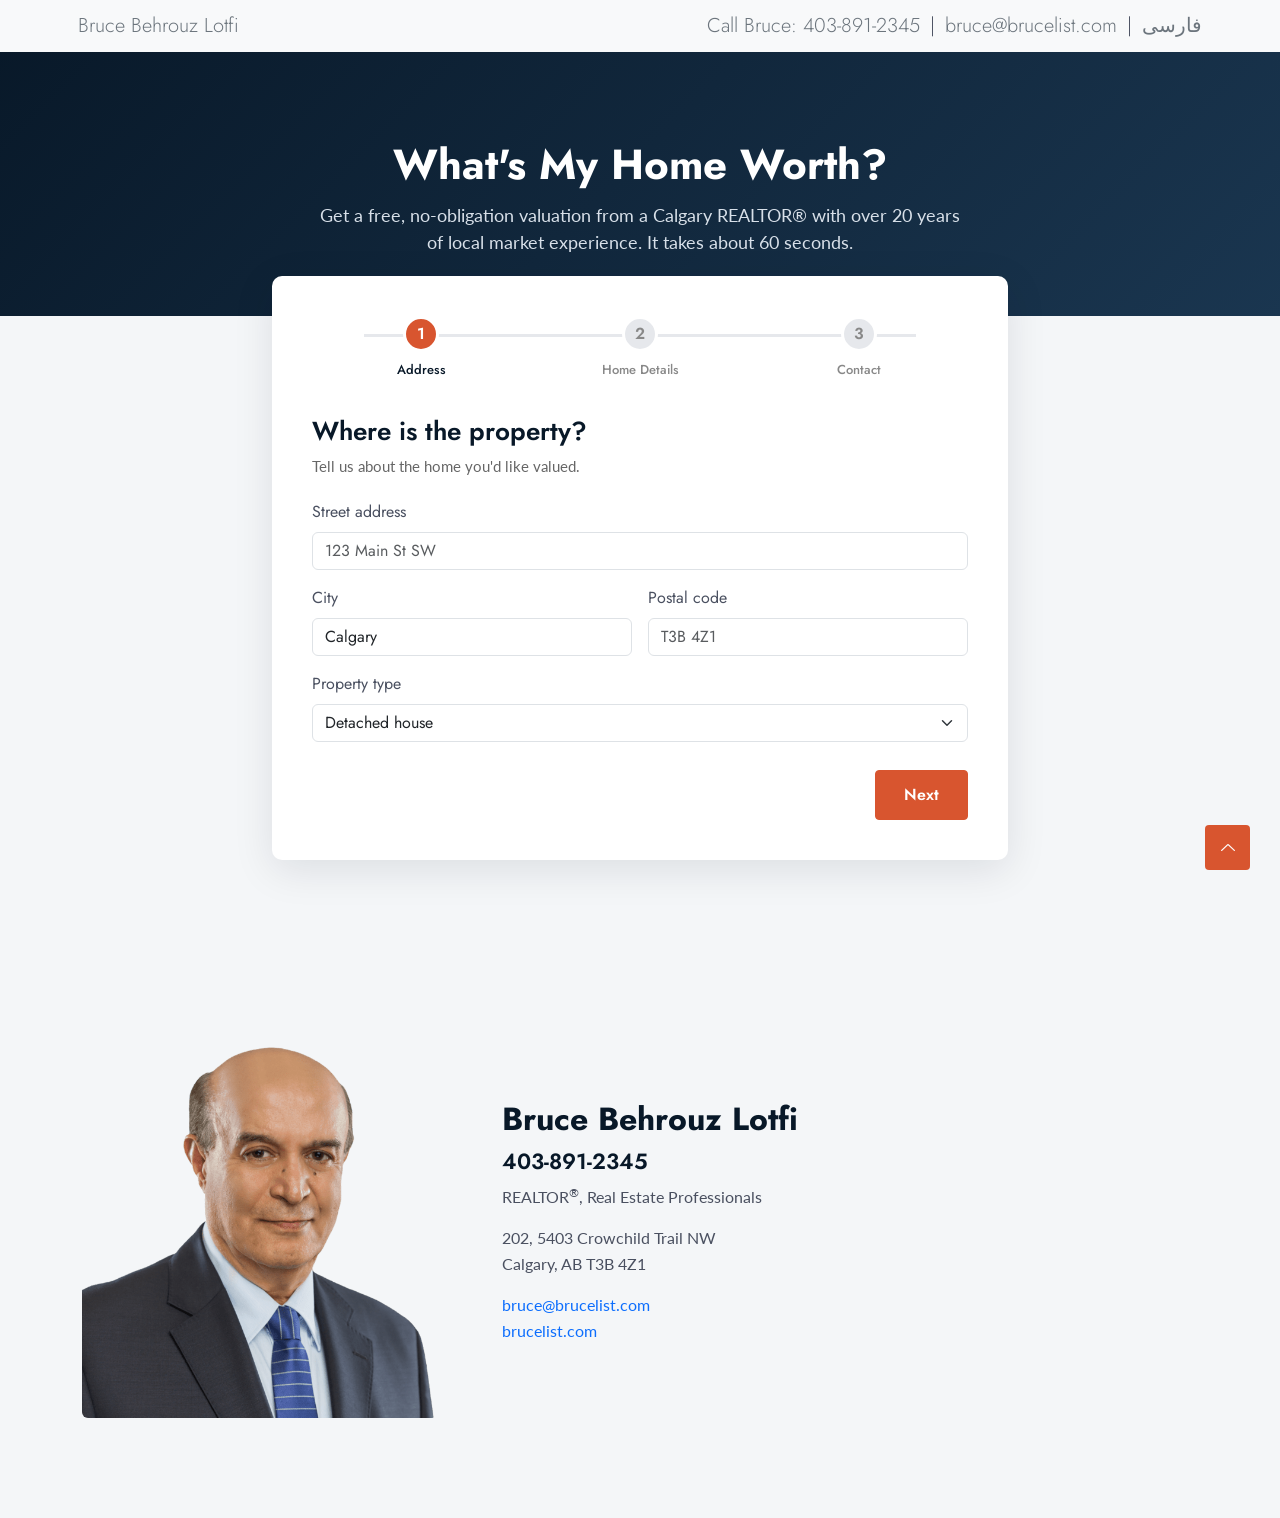
<file: home-valuation.html>
<!DOCTYPE html>
<html class="no-js" lang="en-CA">

<head>
    <meta charset="utf-8" />
    <meta http-equiv="x-ua-compatible" content="ie=edge" />
    <title>What's My Home Worth? | Bruce Lotfi, Calgary REALTOR&reg;</title>
    <meta name="description"
        content="Get a free, no-obligation home valuation from Bruce Lotfi, an experienced Calgary REALTOR with over 20 years of local market expertise." />
    <meta name="viewport" content="width=device-width, initial-scale=1" />
    <link rel="canonical" href="https://brucelist.com/home-valuation.html" />
    <link rel="alternate" hreflang="en-ca" href="https://brucelist.com/home-valuation.html" />
    <link rel="alternate" hreflang="fa-ca" href="https://brucelist.com/fa/home-valuation.html" />
    <link rel="alternate" hreflang="x-default" href="https://brucelist.com/home-valuation.html" />
    <link rel="shortcut icon" type="image/x-icon" href="assets/ico/favicon.ico" />
    <link rel="apple-touch-icon" sizes="180x180" href="assets/ico/apple-touch-icon.png">
    <link rel="icon" type="image/png" sizes="32x32" href="assets/ico/favicon-32x32.png">
    <link rel="icon" type="image/png" sizes="16x16" href="assets/ico/favicon-16x16.png">
    <link rel="manifest" href="site.webmanifest">

    <link
        href="https://fonts.googleapis.com/css2?family=Jost:ital,wght@0,100;0,200;0,300;0,400;0,500;0,600;0,700;0,800;0,900;1,100;1,200;1,300;1,400;1,500;1,600;1,700;1,800;1,900&display=swap"
        rel="stylesheet">
    <link href="https://fonts.googleapis.com/css2?family=Lato&display=swap" rel="stylesheet">

    <link href="https://cdn.jsdelivr.net/npm/bootstrap@5.2.0/dist/css/bootstrap.min.css" rel="stylesheet"
        integrity="sha384-gH2yIJqKdNHPEq0n4Mqa/HGKIhSkIHeL5AyhkYV8i59U5AR6csBvApHHNl/vI1Bx" crossorigin="anonymous">
    <link rel="stylesheet" href="assets/css/LineIcons.2.0.css" />
    <link rel="stylesheet" href="assets/css/main.css" />
</head>

<body class="valuation-page">
    
    <a class="skip-link" href="#main">Skip to main content</a>
<header class="header navbar-area bg-light">
        <div class="container">
            <div class="row align-items-center">
                <div class="col-lg-12 p-1 lead">
                    <a href="index.html" class="link-secondary text-decoration-none">Bruce Behrouz Lotfi</a>
                    <span class="float-md-end"><a href="tel:+14038912345" class="link-secondary" data-call-cta>Call Bruce:
                            403-891-2345</a> | <a href="mailto:bruce@brucelist.com"
                            class="link-secondary">bruce@brucelist.com</a> | <a href="/fa/home-valuation.html" class="link-secondary lang-switch" lang="fa" hreflang="fa-CA">فارسی</a></span>
                </div>
            </div>
        </div>
    </header>
    <main id="main">

    <section class="valuation-hero" style="padding-top: 140px;">
        <div class="container">
            <h1>What's My Home Worth?</h1>
            <p>Get a free, no-obligation valuation from a Calgary REALTOR&reg; with over 20 years of local market
                experience. It takes about 60 seconds.</p>
        </div>
    </section>

    <section class="valuation-wrapper">
        <div class="container">
            <div class="row justify-content-center">
                <div class="col-lg-8 col-md-10 col-12">
                    <div class="valuation-card">
                        <div class="progress-steps" id="progressSteps">
                            <div class="step active" data-step="1">
                                <span class="circle">1</span>
                                <span class="label">Address</span>
                            </div>
                            <div class="step" data-step="2">
                                <span class="circle">2</span>
                                <span class="label">Home Details</span>
                            </div>
                            <div class="step" data-step="3">
                                <span class="circle">3</span>
                                <span class="label">Contact</span>
                            </div>
                        </div>

                        
                        <form id="valuationForm" action="https://formspree.io/f/mqenaynq" method="POST"
                            data-form-name="Home Valuation Request" novalidate>

                            <div class="valuation-step active" data-step="1">
                                <h2>Where is the property?</h2>
                                <p class="step-intro">Tell us about the home you'd like valued.</p>
                                <div class="row g-3">
                                    <div class="col-12">
                                        <label for="v-address" class="form-label">Street address</label>
                                        <input type="text" class="form-control" id="v-address" name="address" autocomplete="street-address"
                                            placeholder="123 Main St SW" required>
                                    </div>
                                    <div class="col-md-6">
                                        <label for="v-city" class="form-label">City</label>
                                        <input type="text" class="form-control" id="v-city" name="city" value="Calgary">
                                    </div>
                                    <div class="col-md-6">
                                        <label for="v-postal" class="form-label">Postal code</label>
                                        <input type="text" class="form-control" id="v-postal" name="postal_code"
                                            placeholder="T3B 4Z1">
                                    </div>
                                    <div class="col-12">
                                        <label for="v-property-type" class="form-label">Property type</label>
                                        <select class="form-select" id="v-property-type" name="property_type">
                                            <option value="Detached">Detached house</option>
                                            <option value="Semi-detached">Semi-detached</option>
                                            <option value="Townhouse">Townhouse</option>
                                            <option value="Condo">Condo / Apartment</option>
                                            <option value="Commercial">Commercial</option>
                                            <option value="Other">Other</option>
                                        </select>
                                    </div>
                                </div>
                                <div class="step-actions">
                                    <span></span>
                                    <button type="button" class="btn btn-primary-brand" data-action="next">Next</button>
                                </div>
                            </div>

                            <div class="valuation-step" data-step="2">
                                <h2>Tell us about the home</h2>
                                <p class="step-intro">Approximate is fine, we'll confirm details when we follow up.</p>
                                <div class="row g-3">
                                    <div class="col-md-4">
                                        <label for="v-beds" class="form-label">Bedrooms</label>
                                        <input type="number" min="0" max="20" class="form-control" id="v-beds"
                                            name="bedrooms" placeholder="3" required>
                                    </div>
                                    <div class="col-md-4">
                                        <label for="v-baths" class="form-label">Bathrooms</label>
                                        <input type="number" min="0" max="20" step="0.5" class="form-control"
                                            id="v-baths" name="bathrooms" placeholder="2.5" required>
                                    </div>
                                    <div class="col-md-4">
                                        <label for="v-sqft" class="form-label">Square footage</label>
                                        <input type="number" min="0" class="form-control" id="v-sqft" name="square_feet"
                                            placeholder="1800" required>
                                    </div>
                                    <div class="col-md-6">
                                        <label for="v-year" class="form-label">Year built (optional)</label>
                                        <input type="number" min="1800" max="2100" class="form-control" id="v-year"
                                            name="year_built" placeholder="2005">
                                    </div>
                                    <div class="col-md-6">
                                        <label for="v-condition" class="form-label">Condition</label>
                                        <select class="form-select" id="v-condition" name="condition">
                                            <option value="Excellent">Excellent / recently renovated</option>
                                            <option value="Good" selected>Good / move-in ready</option>
                                            <option value="Average">Average / some updates needed</option>
                                            <option value="Needs work">Needs significant work</option>
                                        </select>
                                    </div>
                                </div>
                                <div class="step-actions">
                                    <button type="button" class="btn btn-secondary-brand"
                                        data-action="prev">Back</button>
                                    <button type="button" class="btn btn-primary-brand" data-action="next">Next</button>
                                </div>
                            </div>

                            <div class="valuation-step" data-step="3">
                                <h2>Where should Bruce send the valuation?</h2>
                                <p class="step-intro">Bruce will personally review your information and follow up with
                                    a tailored estimate. No obligation, no spam.</p>
                                <div class="row g-3">
                                    <div class="col-md-6">
                                        <label for="v-name" class="form-label">Your name</label>
                                        <input type="text" class="form-control" id="v-name" name="name" autocomplete="name" required>
                                    </div>
                                    <div class="col-md-6">
                                        <label for="v-email" class="form-label">Email</label>
                                        <input type="email" class="form-control" id="v-email" name="email" autocomplete="email" required>
                                    </div>
                                    <div class="col-md-6">
                                        <label for="v-phone" class="form-label">Phone</label>
                                        <input type="tel" class="form-control" id="v-phone" name="phone" autocomplete="tel">
                                    </div>
                                    <div class="col-md-6">
                                        <label for="v-timeline" class="form-label">When are you thinking of
                                            selling?</label>
                                        <select class="form-select" id="v-timeline" name="timeline">
                                            <option value="ASAP">As soon as possible</option>
                                            <option value="1-3 months">1–3 months</option>
                                            <option value="3-6 months">3–6 months</option>
                                            <option value="6-12 months">6–12 months</option>
                                            <option value="Just curious" selected>Just curious for now</option>
                                        </select>
                                    </div>
                                    <div class="col-12">
                                        <label for="v-notes" class="form-label">Anything else? (optional)</label>
                                        <textarea class="form-control" id="v-notes" name="notes" rows="3"
                                            placeholder="Recent renos, basement development, special features..."></textarea>
                                    </div>
                                </div>
                                <div class="step-actions">
                                    <button type="button" class="btn btn-secondary-brand"
                                        data-action="prev">Back</button>
                                    <button type="submit" class="btn btn-primary-brand">Get My Valuation</button>
                                </div>
                            </div>

                            <div class="valuation-step" data-step="success">
                                <div class="valuation-success">
                                    <div class="check-icon">
                                        <i class="lni lni-checkmark"></i>
                                    </div>
                                    <h2>Thanks, your request is on its way to Bruce.</h2>
                                    <p>Bruce will personally review your details and follow up shortly with a
                                        tailored estimate. For anything urgent, call
                                        <a href="tel:+14038912345" data-call-cta>403-891-2345</a>.</p>
                                </div>
                            </div>

                            <div class="form-feedback" aria-live="polite"></div>
                        </form>
                    </div>
                </div>
            </div>
        </div>
    </section>

    <section class="calling-card section">
        <div class="container">
            <div class="row align-items-center justify-content-center">
                <div class="col-lg-4 col-md-12 col-12">
                    <div class="content-left">
                        <img src="assets/images/bruce.png" alt="Bruce Lotfi">
                    </div>
                </div>
                <div class="col-lg-8 col-md-12 col-12">
                    <div class="content-right">
                        <h2>Bruce Behrouz Lotfi</h2>
                        <h3>403-891-2345</h3>
                        <p>REALTOR<sup>&reg;</sup>, Real Estate Professionals</p>
                        <p>202, 5403 Crowchild Trail NW<br />Calgary, AB T3B 4Z1</p>
                        <p><a href="mailto:bruce@brucelist.com">bruce@brucelist.com</a><br /><a
                                href="https://brucelist.com">brucelist.com</a></p>
                    </div>
                </div>
            </div>
        </div>
    </section>
    </main>

    <a href="#top" class="scroll-top btn-hover" aria-label="Back to top">
        <i class="lni lni-chevron-up"></i>
    </a>


    <script src="https://cdn.jsdelivr.net/npm/bootstrap@5.2.0/dist/js/bootstrap.bundle.min.js"
        integrity="sha384-A3rJD856KowSb7dwlZdYEkO39Gagi7vIsF0jrRAoQmDKKtQBHUuLZ9AsSv4jD4Xa"
        crossorigin="anonymous"></script>
    <script src="assets/js/lead-forms.js"></script>
    <script src="assets/js/home-valuation.js"></script>
    <script src="assets/js/call-button.js"></script>
</body>

</html>
</file>
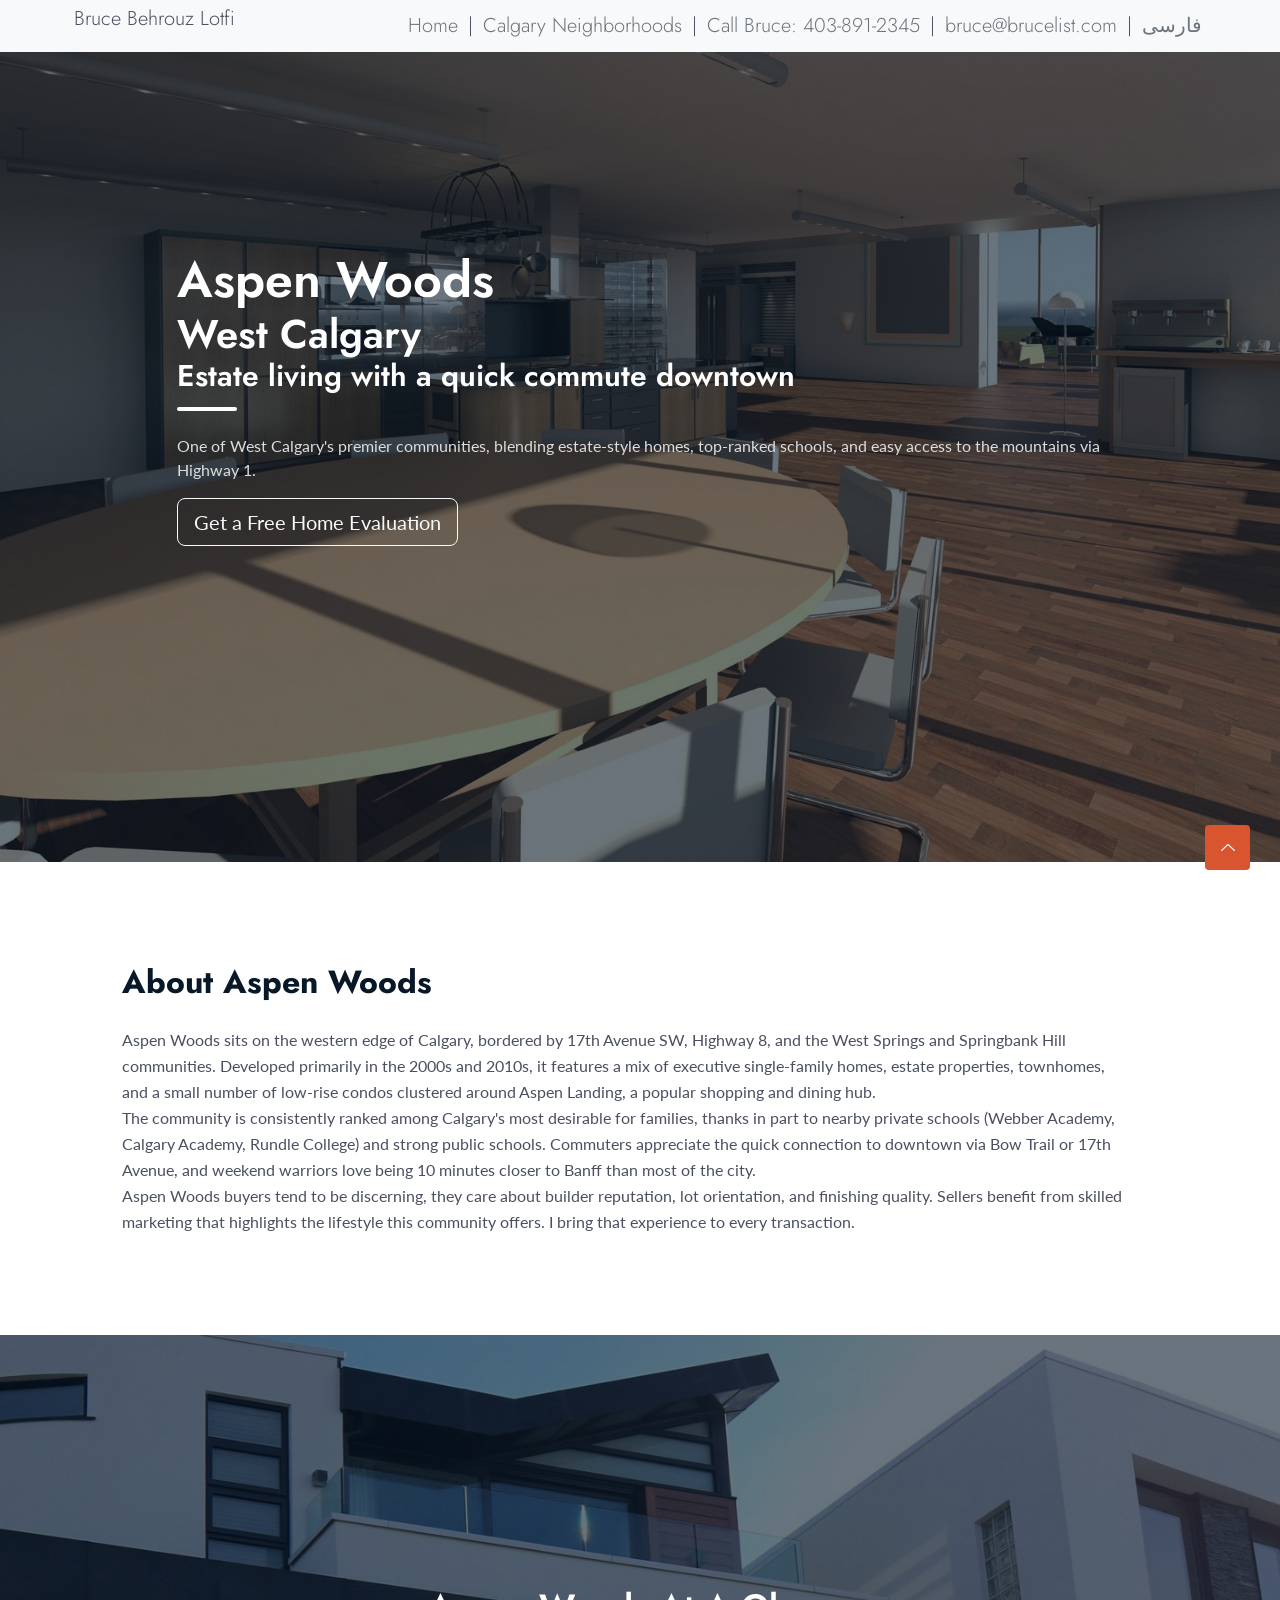
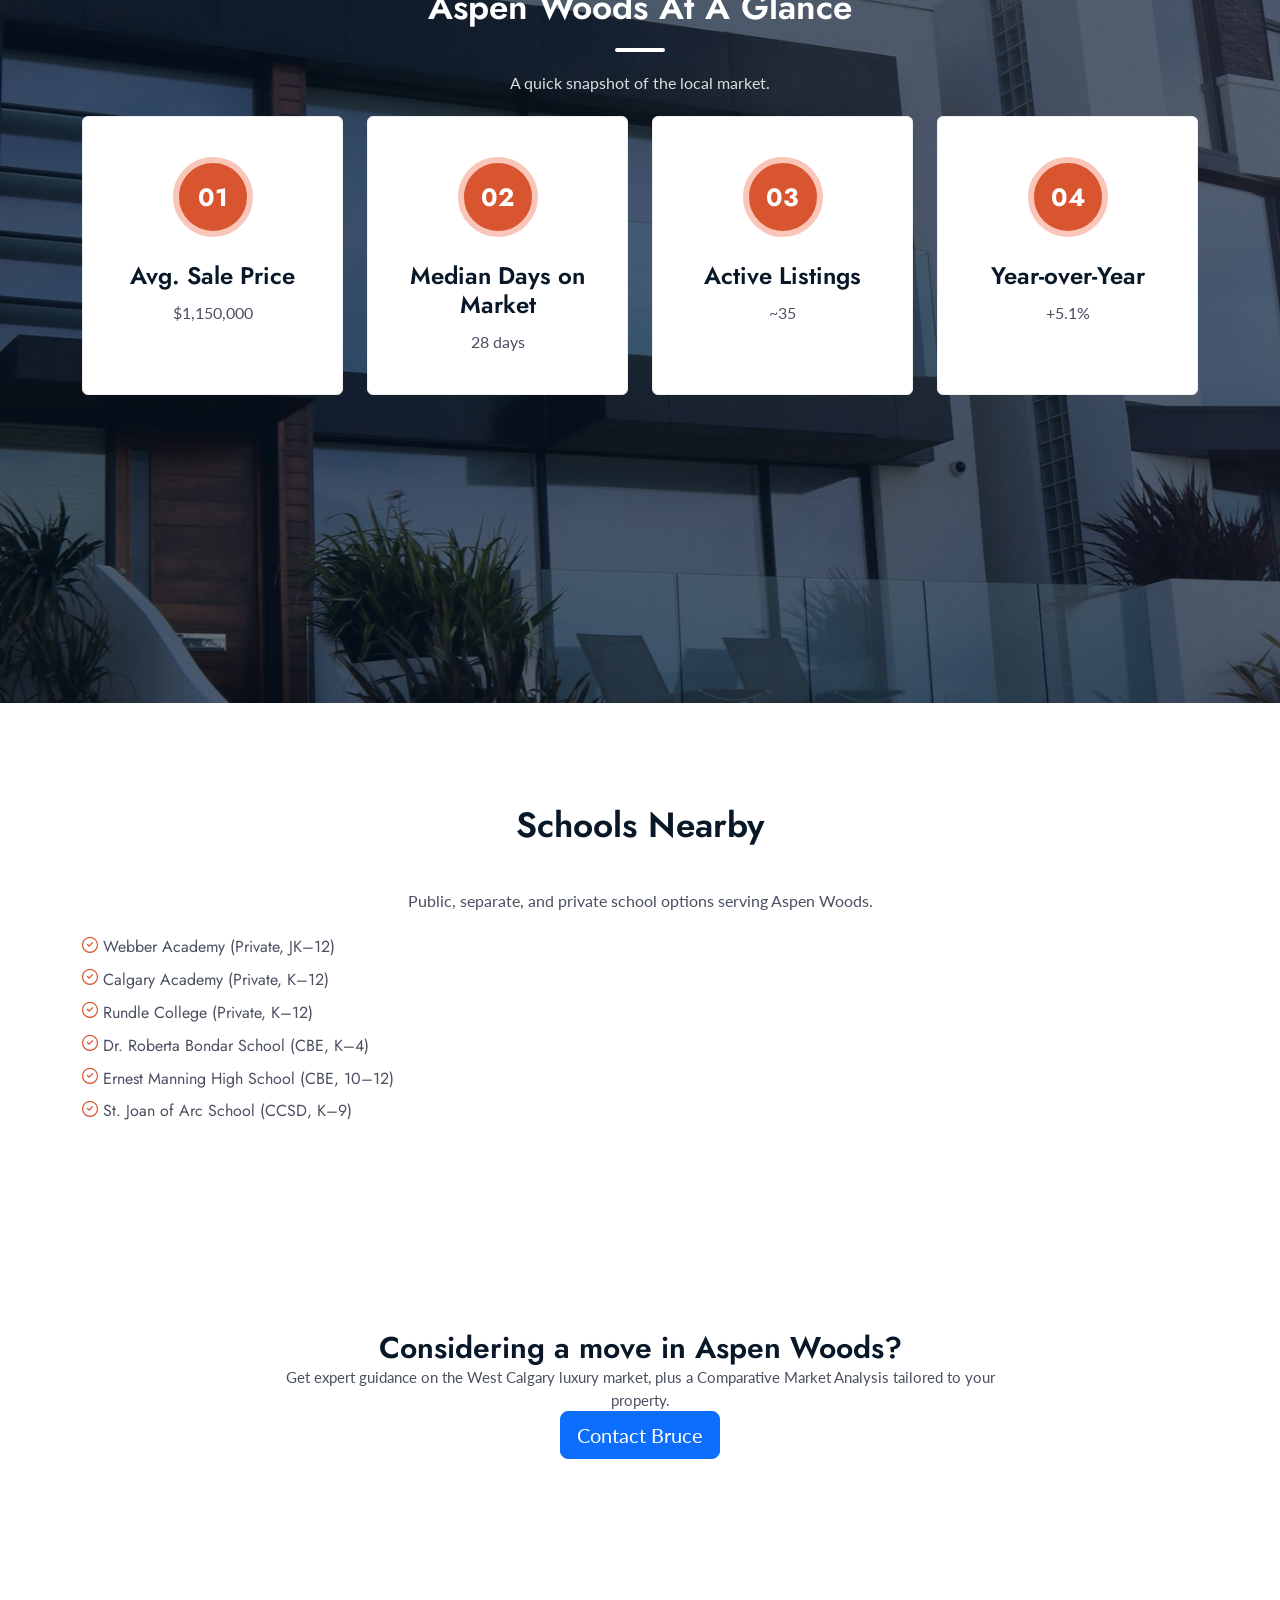
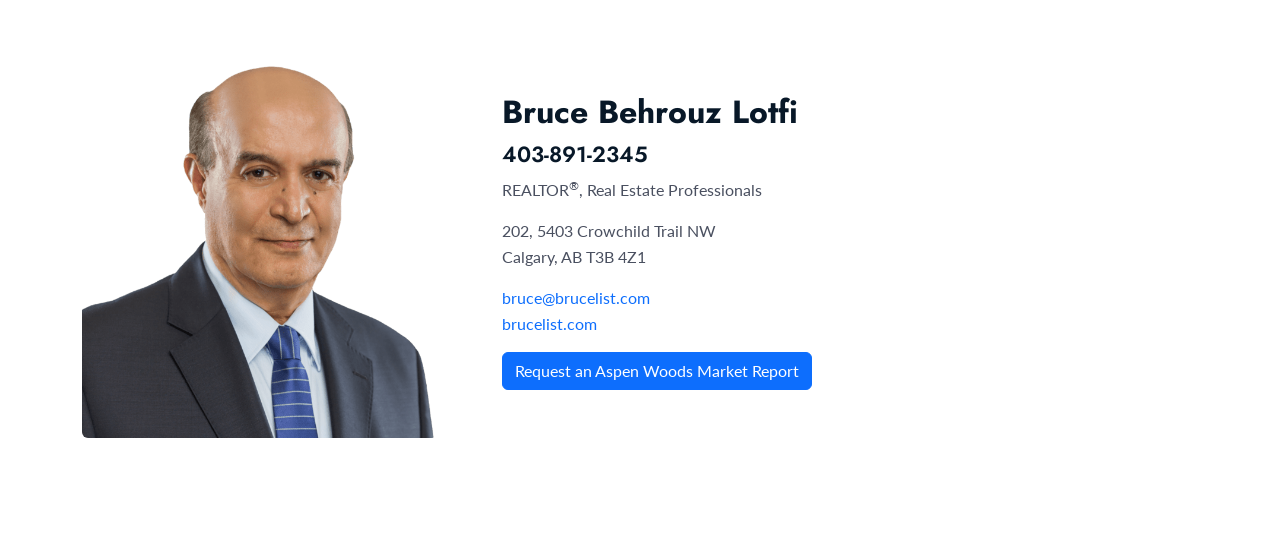
<file: neighborhoods/aspen-woods.html>
<!DOCTYPE html>
<html class="no-js" lang="en-CA">

<head>
    <meta charset="utf-8" />
    <meta http-equiv="x-ua-compatible" content="ie=edge" />
    <title>Homes for Sale in Aspen Woods Calgary | Bruce Lotfi</title>
    <meta name="description"
        content="Discover luxury and family homes in Aspen Woods, one of West Calgary's premier communities. Bruce Lotfi delivers honest representation and skilled negotiation." />
    <meta name="viewport" content="width=device-width, initial-scale=1" />
    <link rel="canonical" href="https://brucelist.com/neighborhoods/aspen-woods.html" />
    <link rel="alternate" hreflang="en-ca" href="https://brucelist.com/neighborhoods/aspen-woods.html" />
    <link rel="alternate" hreflang="fa-ca" href="https://brucelist.com/fa/neighborhoods/aspen-woods.html" />
    <link rel="alternate" hreflang="x-default" href="https://brucelist.com/neighborhoods/aspen-woods.html" />
    <link rel="shortcut icon" type="image/x-icon" href="../assets/ico/favicon.ico" />
    <link rel="apple-touch-icon" sizes="180x180" href="../assets/ico/apple-touch-icon.png">
    <link rel="icon" type="image/png" sizes="32x32" href="../assets/ico/favicon-32x32.png">
    <link rel="icon" type="image/png" sizes="16x16" href="../assets/ico/favicon-16x16.png">
    <link rel="manifest" href="../site.webmanifest">

    <link
        href="https://fonts.googleapis.com/css2?family=Jost:ital,wght@0,100;0,200;0,300;0,400;0,500;0,600;0,700;0,800;0,900;1,100;1,200;1,300;1,400;1,500;1,600;1,700;1,800;1,900&display=swap"
        rel="stylesheet">
    <link href="https://fonts.googleapis.com/css2?family=Lato&display=swap" rel="stylesheet">

    <link href="https://cdn.jsdelivr.net/npm/bootstrap@5.2.0/dist/css/bootstrap.min.css" rel="stylesheet"
        integrity="sha384-gH2yIJqKdNHPEq0n4Mqa/HGKIhSkIHeL5AyhkYV8i59U5AR6csBvApHHNl/vI1Bx" crossorigin="anonymous">
    <link rel="stylesheet" href="../assets/css/LineIcons.2.0.css" />
    <link rel="stylesheet" href="../assets/css/tiny-slider.css" />
    <link rel="stylesheet" href="../assets/css/main.css" />

    <!-- TODO: SEO agent will add JSON-LD Place / RealEstateAgent schema here -->
</head>

<body>
    
    <a class="skip-link" href="#main">Skip to main content</a>
<header class="header navbar-area bg-light">
        <div class="container">
            <div class="row align-items-center">
                <div class="col-lg-12 p-1 lead">
                    Bruce Behrouz Lotfi
                    <span class="float-md-end"><a href="/" class="link-secondary">Home</a> | <a
                            href="/neighborhoods/" class="link-secondary">Calgary Neighborhoods</a> | <a
                            href="tel:+14038912345" class="link-secondary" data-call-cta>Call Bruce: 403-891-2345</a> | <a
                            href="mailto:bruce@brucelist.com" class="link-secondary">bruce@brucelist.com</a> | <a href="/fa/neighborhoods/aspen-woods.html" class="link-secondary lang-switch" lang="fa" hreflang="fa-CA">فارسی</a></span>
                </div>
            </div>
        </div>
    </header>
    <main id="main">

    <section class="hero-area buy-hero overlay">
        <div class="container">
            <div class="row">
                <div class="col-lg-10 offset-lg-1 col-md-12 col-12">
                    <div class="hero-text text-left">
                        <div class="section-heading">
                            <h1>Aspen Woods</h1>
                            <h2>West Calgary</h2>
                            <h3>Estate living with a quick commute downtown</h3>
                            <p>One of West Calgary's premier communities, blending estate-style homes, top-ranked
                                schools, and easy access to the mountains via Highway 1.</p>
                            <p><a href="/#contact" class="btn btn-lg btn-outline-light">Get a Free Home Evaluation</a>
                            </p>
                        </div>
                    </div>
                </div>
            </div>
        </div>
    </section>

    <!-- TODO: Bruce, please verify and personalize this description. Aspen Woods overlaps with Aspen Estates and Aspen Grove sub-areas; clarify which streets you have first-hand experience with. -->
    <section class="about-us section">
        <div class="container">
            <div class="row align-items-center justify-content-center">
                <div class="col-lg-12 col-md-12 col-12">
                    <div class="content-right">
                        <h2>About Aspen Woods</h2>
                        <p>Aspen Woods sits on the western edge of Calgary, bordered by 17th Avenue SW, Highway 8, and
                            the West Springs and Springbank Hill communities. Developed primarily in the 2000s and
                            2010s, it features a mix of executive single-family homes, estate properties, townhomes,
                            and a small number of low-rise condos clustered around Aspen Landing, a popular shopping
                            and dining hub.</p>
                        <p>The community is consistently ranked among Calgary's most desirable for families, thanks in
                            part to nearby private schools (Webber Academy, Calgary Academy, Rundle College) and
                            strong public schools. Commuters appreciate the quick connection to downtown via Bow Trail
                            or 17th Avenue, and weekend warriors love being 10 minutes closer to Banff than most of
                            the city.</p>
                        <p>Aspen Woods buyers tend to be discerning, they care about builder reputation, lot
                            orientation, and finishing quality. Sellers benefit from skilled marketing that highlights
                            the lifestyle this community offers. I bring that experience to every transaction.</p>
                    </div>
                </div>
            </div>
        </div>
    </section>

    <section class="hero-area sell-hero overlay how-works section">
        <div class="container">
            <div class="row">
                <div class="col-12">
                    <div class="section-title hero-text">
                        <h2>Aspen Woods at a Glance</h2>
                        <p>A quick snapshot of the local market.</p>
                    </div>
                </div>
            </div>
            <div class="row">
                <!-- TODO: pull from CREB -->
                <div class="col-lg-3 col-md-6 col-12 mb-2">
                    <div class="single-card">
                        <span class="serial">01</span>
                        <h3>Avg. Sale Price</h3>
                        <p>$1,150,000</p>
                    </div>
                </div>
                <div class="col-lg-3 col-md-6 col-12 mb-2">
                    <div class="single-card">
                        <span class="serial">02</span>
                        <h3>Median Days on Market</h3>
                        <p>28 days</p>
                    </div>
                </div>
                <div class="col-lg-3 col-md-6 col-12 mb-2">
                    <div class="single-card">
                        <span class="serial">03</span>
                        <h3>Active Listings</h3>
                        <p>~35</p>
                    </div>
                </div>
                <div class="col-lg-3 col-md-6 col-12 mb-2">
                    <div class="single-card">
                        <span class="serial">04</span>
                        <h3>Year-over-Year</h3>
                        <p>+5.1%</p>
                    </div>
                </div>
            </div>
        </div>
    </section>

    <section class="why-choose section">
        <div class="container">
            <div class="row">
                <div class="col-12">
                    <div class="section-title">
                        <h2>Schools Nearby</h2>
                        <p>Public, separate, and private school options serving Aspen Woods.</p>
                    </div>
                </div>
            </div>
            <div class="row">
                <div class="col-lg-12">
                    <div class="choose-content">
                        <!-- TODO: Bruce, please confirm catchments with CBE / CCSD; private school listings are well-known but verify current grade levels. -->
                        <ul class="icon skills">
                            <li><span>Webber Academy (Private, JK–12)</span></li>
                            <li><span>Calgary Academy (Private, K–12)</span></li>
                            <li><span>Rundle College (Private, K–12)</span></li>
                            <li><span>Dr. Roberta Bondar School (CBE, K–4)</span></li>
                            <li><span>Ernest Manning High School (CBE, 10–12)</span></li>
                            <li><span>St. Joan of Arc School (CCSD, K–9)</span></li>
                        </ul>
                    </div>
                </div>
            </div>
        </div>
    </section>

    <section class="section">
        <div class="container">
            <div class="row text-center">
                <div class="col-lg-8 offset-lg-2 col-12">
                    <div class="inner">
                        <div class="content">
                            <h3>Considering a move in Aspen Woods?</h3>
                            <p>Get expert guidance on the West Calgary luxury market, plus a Comparative Market
                                Analysis tailored to your property.</p>
                            <p><a href="/#contact" class="btn btn-lg btn-primary">Contact Bruce</a></p>
                        </div>
                    </div>
                </div>
            </div>
        </div>
    </section>

    <section class="calling-card section">
        <div class="container">
            <div class="row align-items-center justify-content-center">
                <div class="col-lg-4 col-md-12 col-12">
                    <div class="content-left">
                        <img src="../assets/images/bruce.png" alt="Bruce Lotfi">
                    </div>
                </div>
                <div class="col-lg-8 col-md-12 col-12">
                    <div class="content-right">
                        <h2>Bruce Behrouz Lotfi</h2>
                        <h3>403-891-2345</h3>
                        <p>REALTOR<sup>®</sup>, Real Estate Professionals</p>
                        <p>202, 5403 Crowchild Trail NW<br />Calgary, AB T3B 4Z1</p>
                        <p><a href="mailto:bruce@brucelist.com">bruce@brucelist.com</a><br /><a
                                href="https://brucelist.com">brucelist.com</a></p>
                        <p><a href="/#contact" class="btn btn-primary">Request an Aspen Woods Market Report</a></p>
                    </div>
                </div>
            </div>
        </div>
    </section>
    </main>

    <a href="#top" class="scroll-top btn-hover" aria-label="Back to top">
        <i class="lni lni-chevron-up"></i>
    </a>

    <script src="https://cdn.jsdelivr.net/npm/bootstrap@5.2.0/dist/js/bootstrap.bundle.min.js"
        integrity="sha384-A3rJD856KowSb7dwlZdYEkO39Gagi7vIsF0jrRAoQmDKKtQBHUuLZ9AsSv4jD4Xa"
        crossorigin="anonymous"></script>
    <script src="../assets/js/call-button.js"></script>
</body>

</html>
</file>
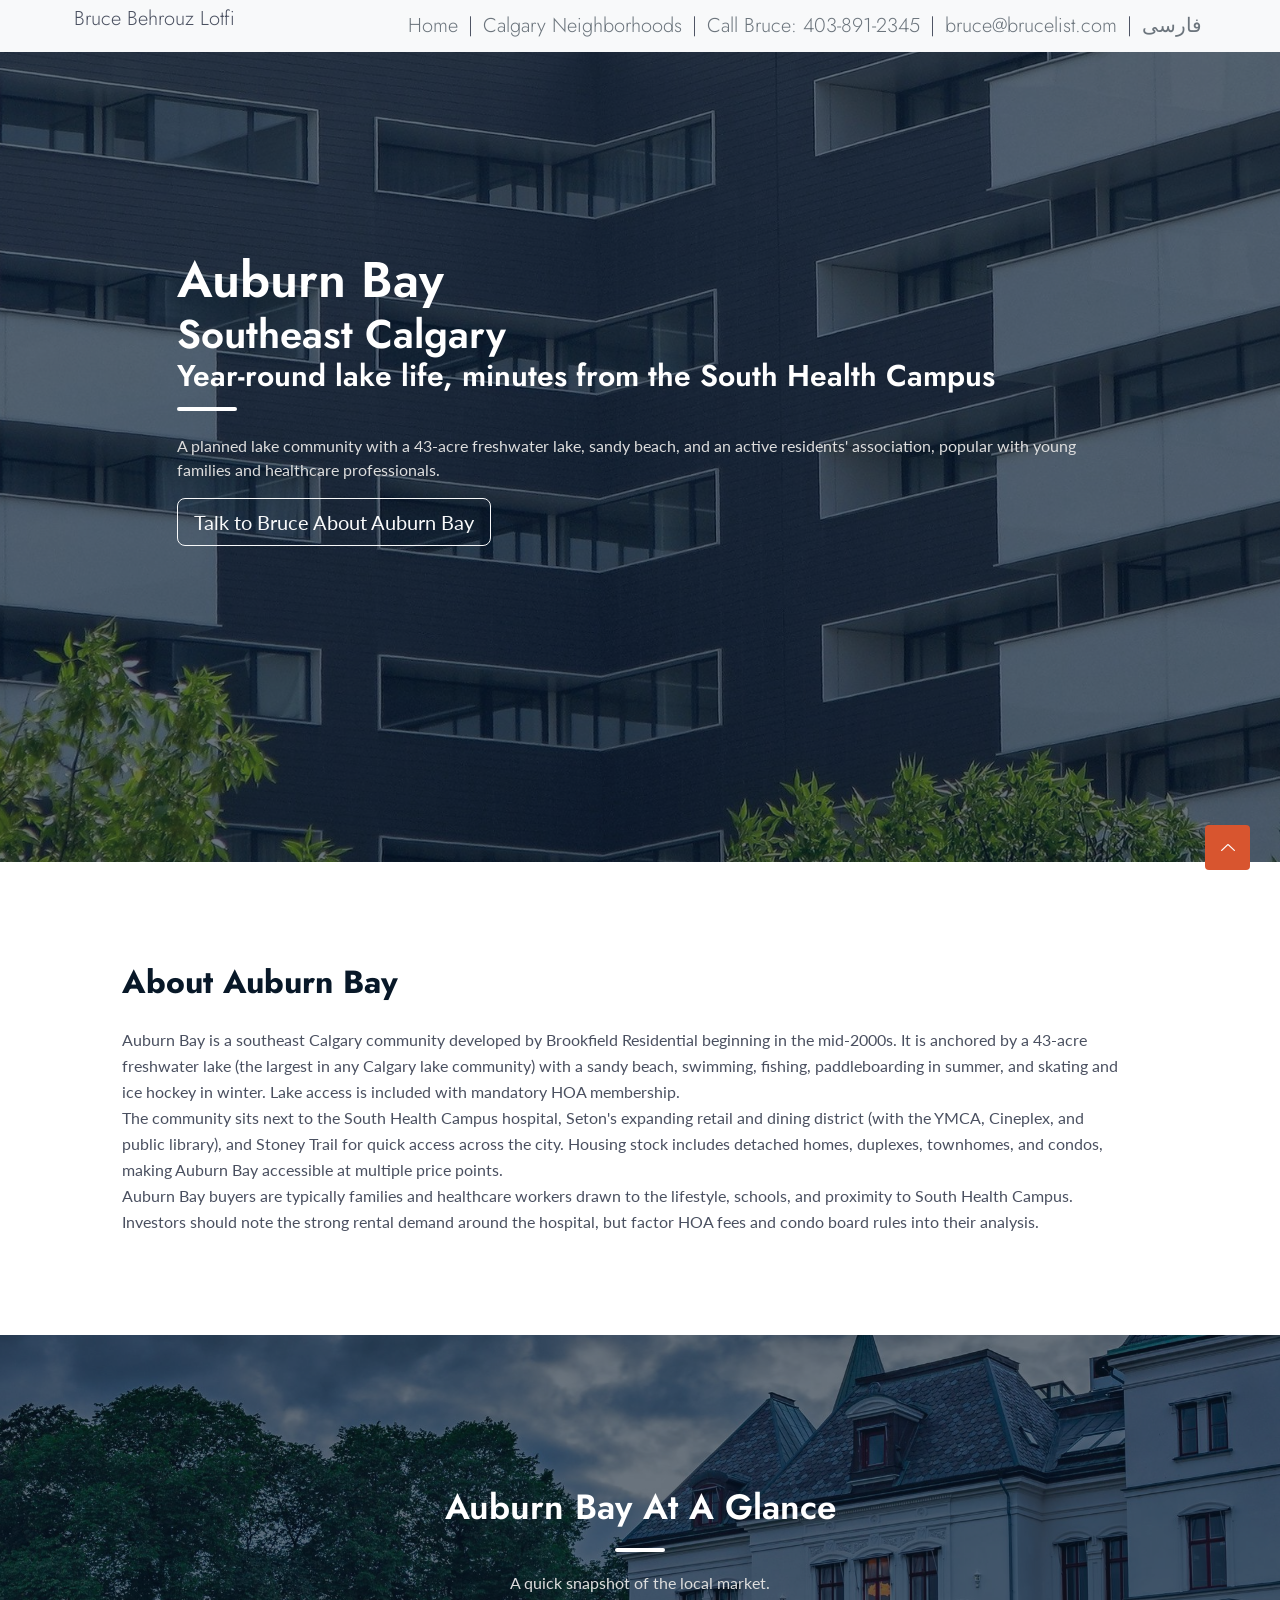
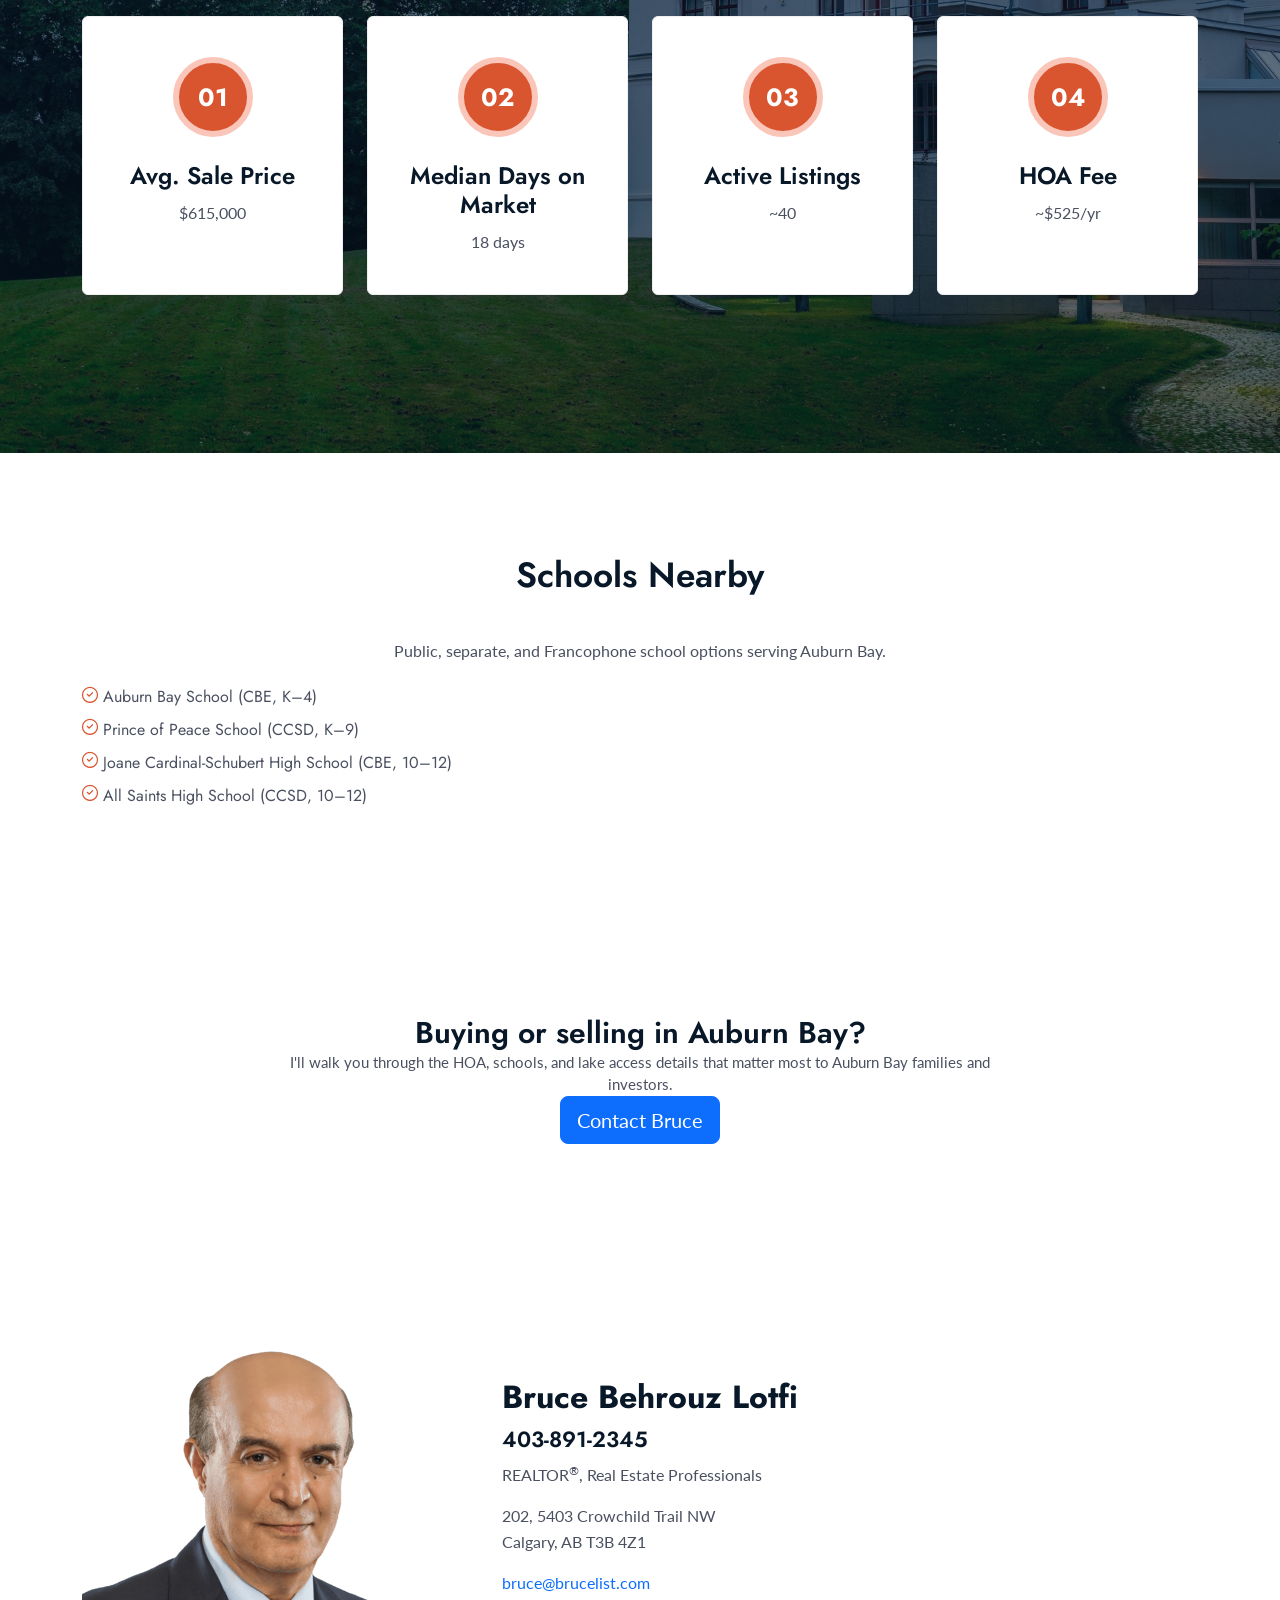
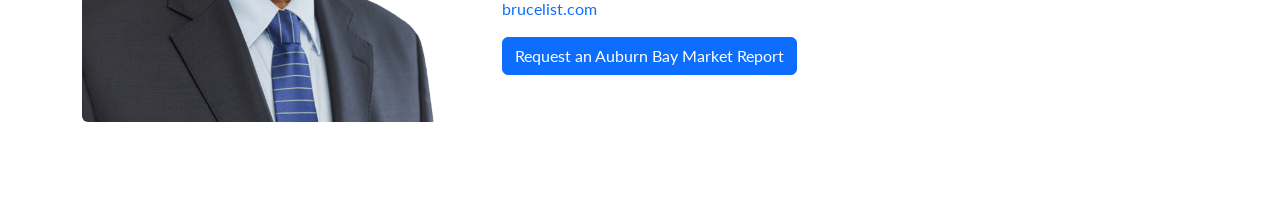
<file: neighborhoods/auburn-bay.html>
<!DOCTYPE html>
<html class="no-js" lang="en-CA">

<head>
    <meta charset="utf-8" />
    <meta http-equiv="x-ua-compatible" content="ie=edge" />
    <title>Homes for Sale in Auburn Bay Calgary | Bruce Lotfi</title>
    <meta name="description"
        content="Auburn Bay is a lake community in SE Calgary with year-round amenities. Bruce Lotfi helps buyers and sellers navigate the Auburn Bay market with confidence." />
    <meta name="viewport" content="width=device-width, initial-scale=1" />
    <link rel="canonical" href="https://brucelist.com/neighborhoods/auburn-bay.html" />
    <link rel="alternate" hreflang="en-ca" href="https://brucelist.com/neighborhoods/auburn-bay.html" />
    <link rel="alternate" hreflang="fa-ca" href="https://brucelist.com/fa/neighborhoods/auburn-bay.html" />
    <link rel="alternate" hreflang="x-default" href="https://brucelist.com/neighborhoods/auburn-bay.html" />
    <link rel="shortcut icon" type="image/x-icon" href="../assets/ico/favicon.ico" />
    <link rel="apple-touch-icon" sizes="180x180" href="../assets/ico/apple-touch-icon.png">
    <link rel="icon" type="image/png" sizes="32x32" href="../assets/ico/favicon-32x32.png">
    <link rel="icon" type="image/png" sizes="16x16" href="../assets/ico/favicon-16x16.png">
    <link rel="manifest" href="../site.webmanifest">

    <link
        href="https://fonts.googleapis.com/css2?family=Jost:ital,wght@0,100;0,200;0,300;0,400;0,500;0,600;0,700;0,800;0,900;1,100;1,200;1,300;1,400;1,500;1,600;1,700;1,800;1,900&display=swap"
        rel="stylesheet">
    <link href="https://fonts.googleapis.com/css2?family=Lato&display=swap" rel="stylesheet">

    <link href="https://cdn.jsdelivr.net/npm/bootstrap@5.2.0/dist/css/bootstrap.min.css" rel="stylesheet"
        integrity="sha384-gH2yIJqKdNHPEq0n4Mqa/HGKIhSkIHeL5AyhkYV8i59U5AR6csBvApHHNl/vI1Bx" crossorigin="anonymous">
    <link rel="stylesheet" href="../assets/css/LineIcons.2.0.css" />
    <link rel="stylesheet" href="../assets/css/tiny-slider.css" />
    <link rel="stylesheet" href="../assets/css/main.css" />

    <!-- TODO: SEO agent will add JSON-LD Place / RealEstateAgent schema here -->
</head>

<body>
    
    <a class="skip-link" href="#main">Skip to main content</a>
<header class="header navbar-area bg-light">
        <div class="container">
            <div class="row align-items-center">
                <div class="col-lg-12 p-1 lead">
                    Bruce Behrouz Lotfi
                    <span class="float-md-end"><a href="/" class="link-secondary">Home</a> | <a
                            href="/neighborhoods/" class="link-secondary">Calgary Neighborhoods</a> | <a
                            href="tel:+14038912345" class="link-secondary" data-call-cta>Call Bruce: 403-891-2345</a> | <a
                            href="mailto:bruce@brucelist.com" class="link-secondary">bruce@brucelist.com</a> | <a href="/fa/neighborhoods/auburn-bay.html" class="link-secondary lang-switch" lang="fa" hreflang="fa-CA">فارسی</a></span>
                </div>
            </div>
        </div>
    </header>
    <main id="main">

    <section class="hero-area commercial-hero overlay">
        <div class="container">
            <div class="row">
                <div class="col-lg-10 offset-lg-1 col-md-12 col-12">
                    <div class="hero-text text-left">
                        <div class="section-heading">
                            <h1>Auburn Bay</h1>
                            <h2>Southeast Calgary</h2>
                            <h3>Year-round lake life, minutes from the South Health Campus</h3>
                            <p>A planned lake community with a 43-acre freshwater lake, sandy beach, and an active
                                residents' association, popular with young families and healthcare professionals.</p>
                            <p><a href="/#contact" class="btn btn-lg btn-outline-light">Talk to Bruce About Auburn
                                    Bay</a></p>
                        </div>
                    </div>
                </div>
            </div>
        </div>
    </section>

    <!-- TODO: Bruce, please verify; the lake size and HOA fee figures should match current Auburn Bay Residents Association numbers. -->
    <section class="about-us section">
        <div class="container">
            <div class="row align-items-center justify-content-center">
                <div class="col-lg-12 col-md-12 col-12">
                    <div class="content-right">
                        <h2>About Auburn Bay</h2>
                        <p>Auburn Bay is a southeast Calgary community developed by Brookfield Residential beginning in
                            the mid-2000s. It is anchored by a 43-acre freshwater lake (the largest in any Calgary lake
                            community) with a sandy beach, swimming, fishing, paddleboarding in summer, and skating
                            and ice hockey in winter. Lake access is included with mandatory HOA membership.</p>
                        <p>The community sits next to the South Health Campus hospital, Seton's expanding retail and
                            dining district (with the YMCA, Cineplex, and public library), and Stoney Trail for quick
                            access across the city. Housing stock includes detached homes, duplexes, townhomes, and
                            condos, making Auburn Bay accessible at multiple price points.</p>
                        <p>Auburn Bay buyers are typically families and healthcare workers drawn to the lifestyle,
                            schools, and proximity to South Health Campus. Investors should note the strong rental
                            demand around the hospital, but factor HOA fees and condo board rules into their analysis.
                        </p>
                    </div>
                </div>
            </div>
        </div>
    </section>

    <section class="hero-area main-hero overlay how-works section">
        <div class="container">
            <div class="row">
                <div class="col-12">
                    <div class="section-title hero-text">
                        <h2>Auburn Bay at a Glance</h2>
                        <p>A quick snapshot of the local market.</p>
                    </div>
                </div>
            </div>
            <div class="row">
                <!-- TODO: pull from CREB -->
                <div class="col-lg-3 col-md-6 col-12 mb-2">
                    <div class="single-card">
                        <span class="serial">01</span>
                        <h3>Avg. Sale Price</h3>
                        <p>$615,000</p>
                    </div>
                </div>
                <div class="col-lg-3 col-md-6 col-12 mb-2">
                    <div class="single-card">
                        <span class="serial">02</span>
                        <h3>Median Days on Market</h3>
                        <p>18 days</p>
                    </div>
                </div>
                <div class="col-lg-3 col-md-6 col-12 mb-2">
                    <div class="single-card">
                        <span class="serial">03</span>
                        <h3>Active Listings</h3>
                        <p>~40</p>
                    </div>
                </div>
                <div class="col-lg-3 col-md-6 col-12 mb-2">
                    <div class="single-card">
                        <span class="serial">04</span>
                        <h3>HOA Fee</h3>
                        <p>~$525/yr</p>
                    </div>
                </div>
            </div>
        </div>
    </section>

    <section class="why-choose section">
        <div class="container">
            <div class="row">
                <div class="col-12">
                    <div class="section-title">
                        <h2>Schools Nearby</h2>
                        <p>Public, separate, and Francophone school options serving Auburn Bay.</p>
                    </div>
                </div>
            </div>
            <div class="row">
                <div class="col-lg-12">
                    <div class="choose-content">
                        <!-- TODO: Bruce, please confirm school names and catchments with CBE / CCSD. -->
                        <ul class="icon skills">
                            <li><span>Auburn Bay School (CBE, K–4)</span></li>
                            <li><span>Prince of Peace School (CCSD, K–9)</span></li>
                            <li><span>Joane Cardinal-Schubert High School (CBE, 10–12)</span></li>
                            <li><span>All Saints High School (CCSD, 10–12)</span></li>
                        </ul>
                    </div>
                </div>
            </div>
        </div>
    </section>

    <section class="section">
        <div class="container">
            <div class="row text-center">
                <div class="col-lg-8 offset-lg-2 col-12">
                    <div class="inner">
                        <div class="content">
                            <h3>Buying or selling in Auburn Bay?</h3>
                            <p>I'll walk you through the HOA, schools, and lake access details that matter most to
                                Auburn Bay families and investors.</p>
                            <p><a href="/#contact" class="btn btn-lg btn-primary">Contact Bruce</a></p>
                        </div>
                    </div>
                </div>
            </div>
        </div>
    </section>

    <section class="calling-card section">
        <div class="container">
            <div class="row align-items-center justify-content-center">
                <div class="col-lg-4 col-md-12 col-12">
                    <div class="content-left">
                        <img src="../assets/images/bruce.png" alt="Bruce Lotfi">
                    </div>
                </div>
                <div class="col-lg-8 col-md-12 col-12">
                    <div class="content-right">
                        <h2>Bruce Behrouz Lotfi</h2>
                        <h3>403-891-2345</h3>
                        <p>REALTOR<sup>®</sup>, Real Estate Professionals</p>
                        <p>202, 5403 Crowchild Trail NW<br />Calgary, AB T3B 4Z1</p>
                        <p><a href="mailto:bruce@brucelist.com">bruce@brucelist.com</a><br /><a
                                href="https://brucelist.com">brucelist.com</a></p>
                        <p><a href="/#contact" class="btn btn-primary">Request an Auburn Bay Market Report</a></p>
                    </div>
                </div>
            </div>
        </div>
    </section>
    </main>

    <a href="#top" class="scroll-top btn-hover" aria-label="Back to top">
        <i class="lni lni-chevron-up"></i>
    </a>

    <script src="https://cdn.jsdelivr.net/npm/bootstrap@5.2.0/dist/js/bootstrap.bundle.min.js"
        integrity="sha384-A3rJD856KowSb7dwlZdYEkO39Gagi7vIsF0jrRAoQmDKKtQBHUuLZ9AsSv4jD4Xa"
        crossorigin="anonymous"></script>
    <script src="../assets/js/call-button.js"></script>
</body>

</html>
</file>
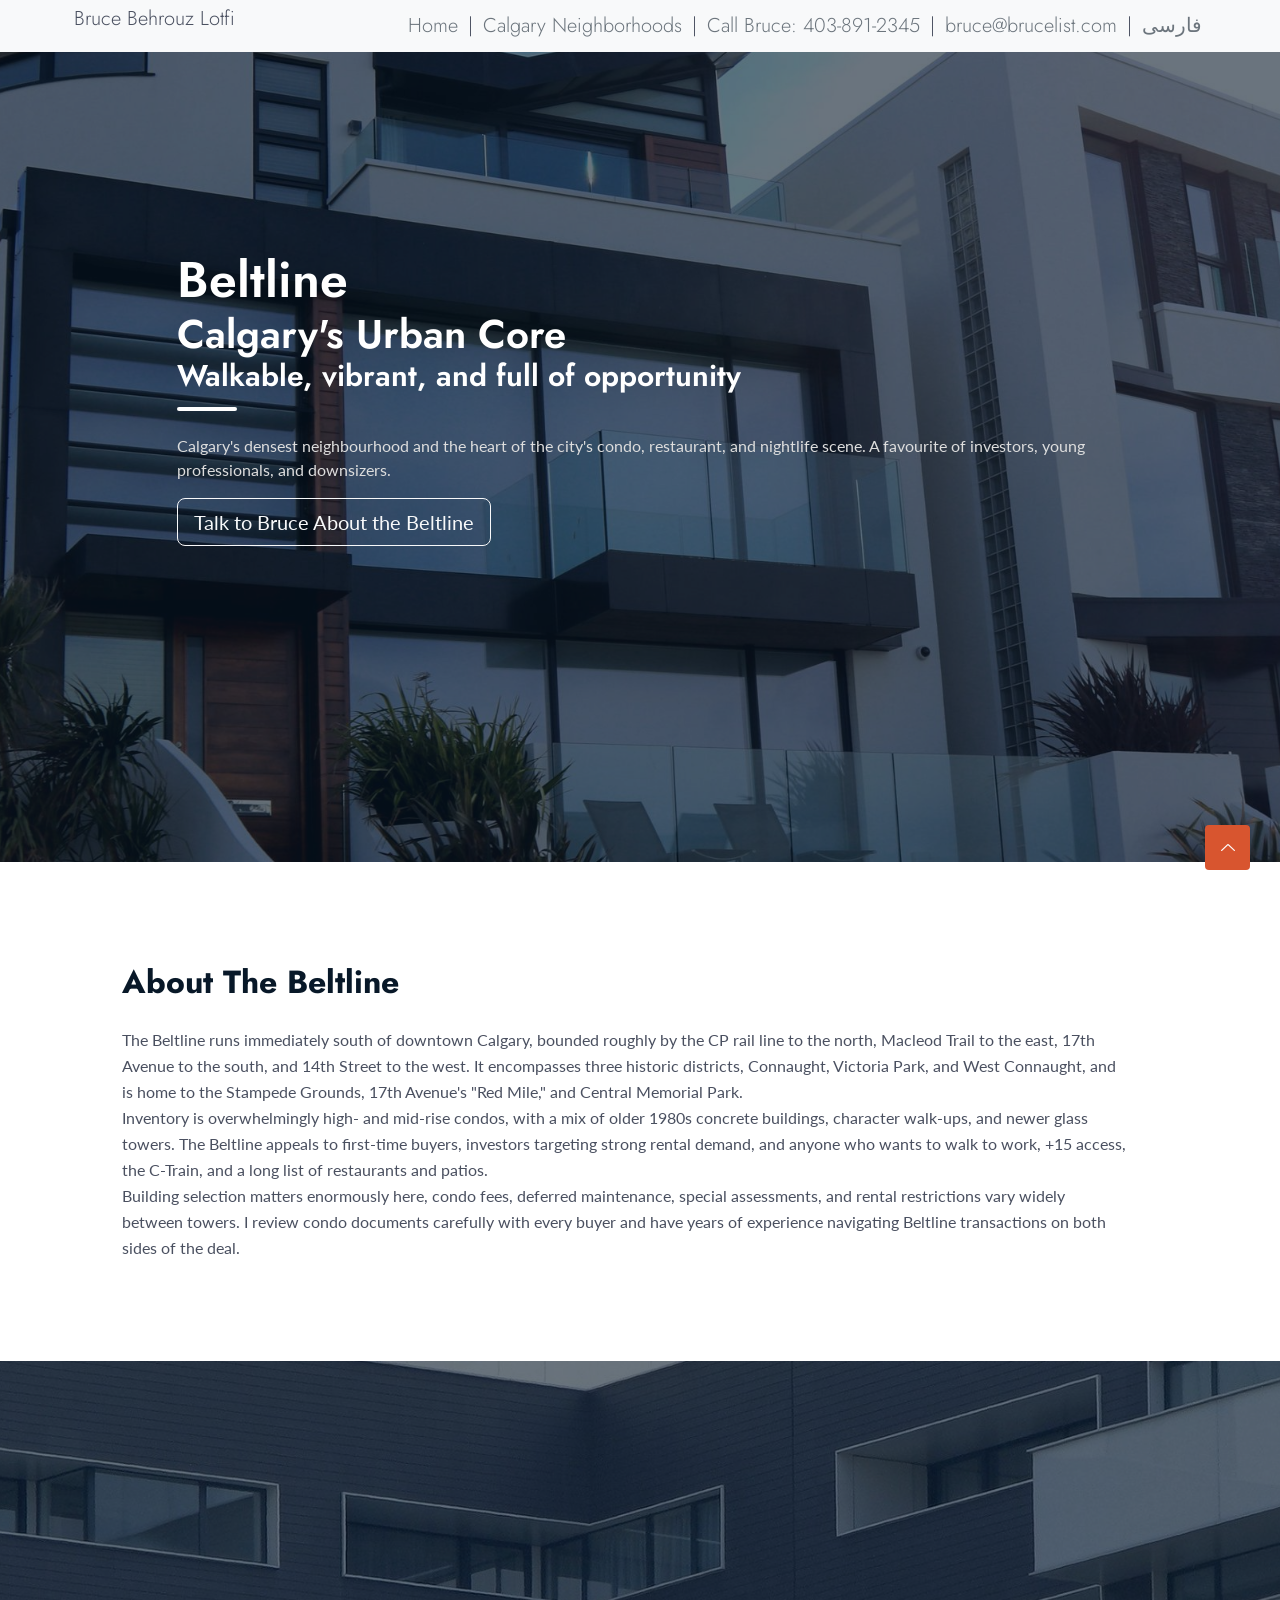
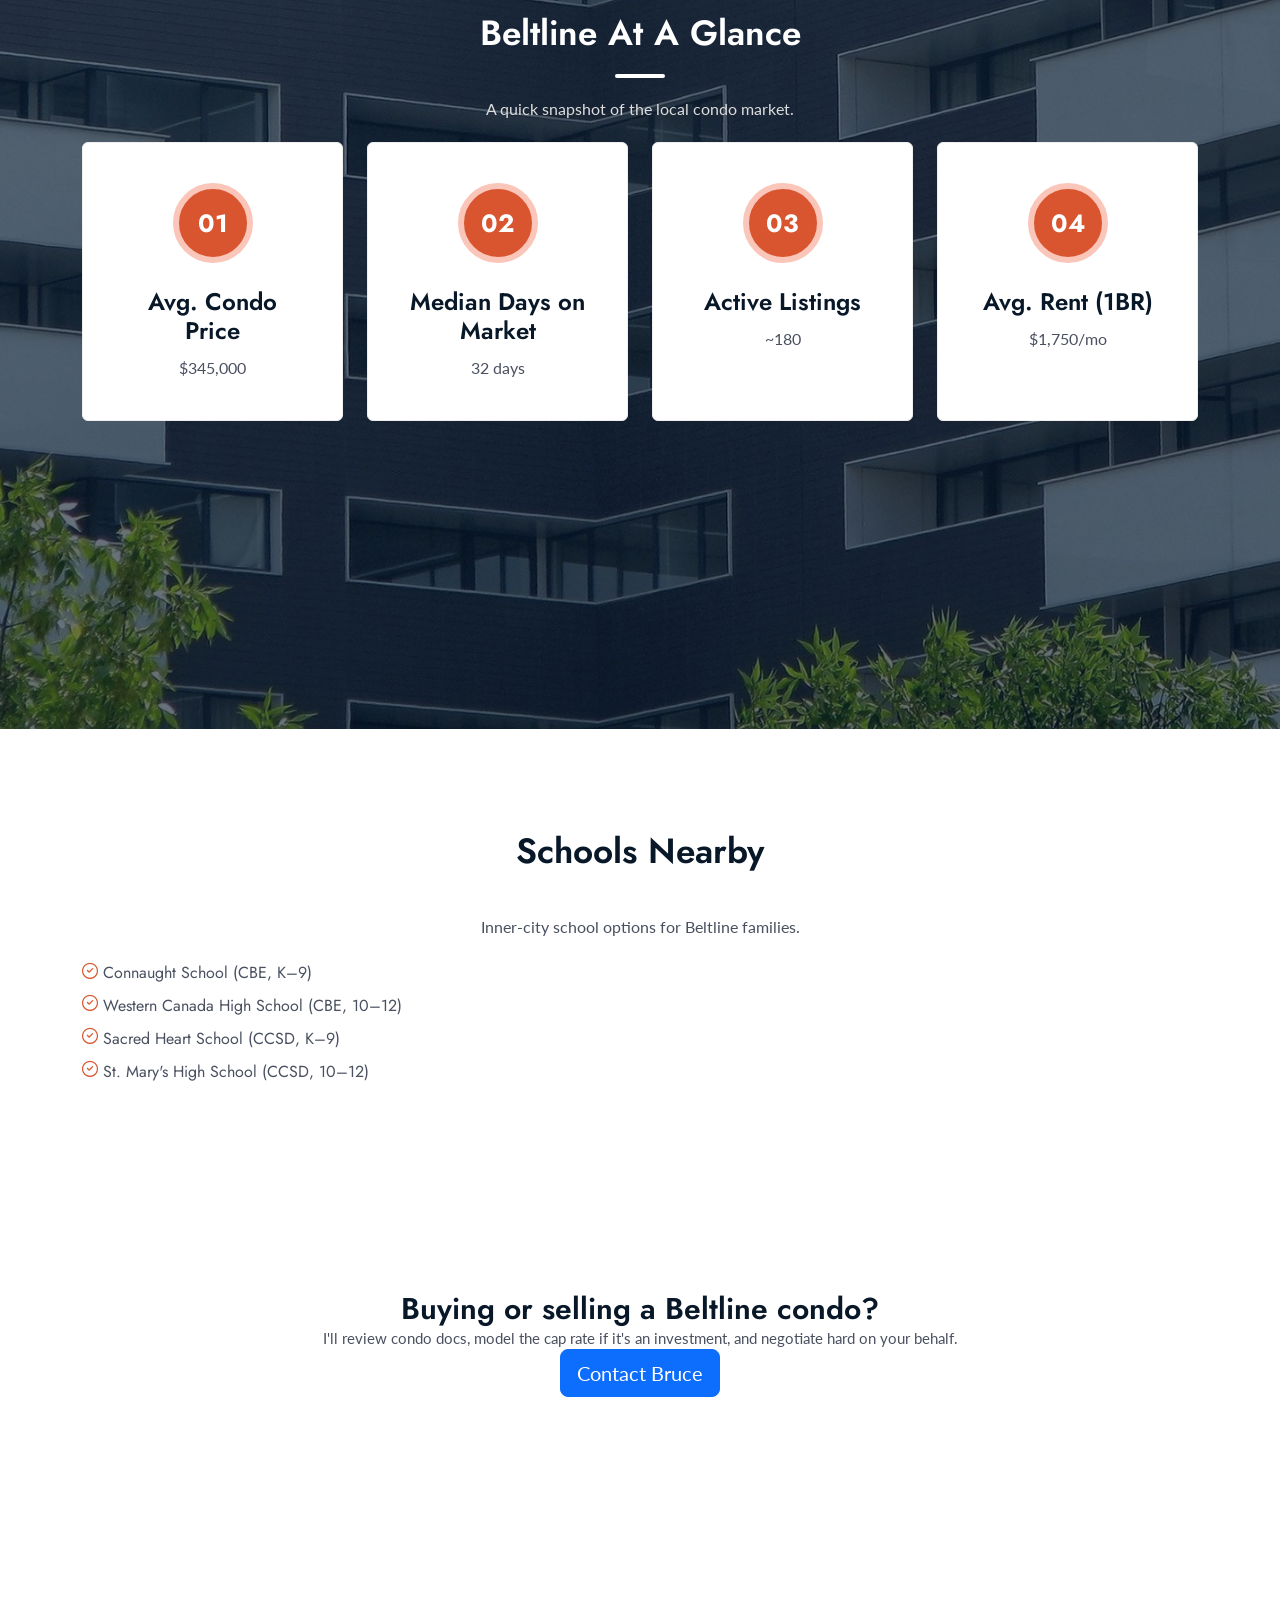
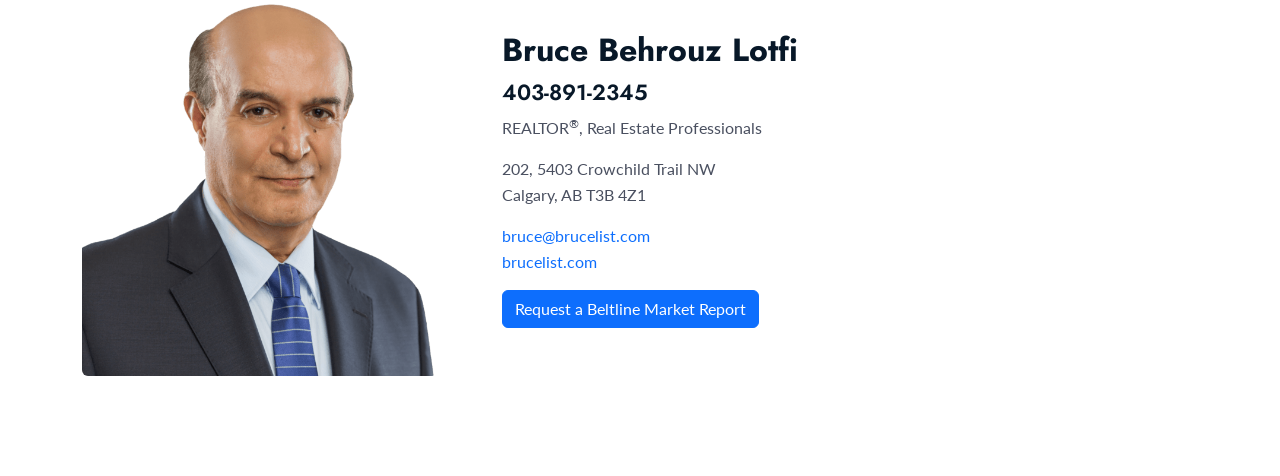
<file: neighborhoods/beltline.html>
<!DOCTYPE html>
<html class="no-js" lang="en-CA">

<head>
    <meta charset="utf-8" />
    <meta http-equiv="x-ua-compatible" content="ie=edge" />
    <title>Homes for Sale in Beltline Calgary | Bruce Lotfi</title>
    <meta name="description"
        content="Looking for a Beltline condo or investment property in downtown Calgary? Bruce Lotfi specializes in inner-city condos and commercial real estate. English & Farsi services." />
    <meta name="viewport" content="width=device-width, initial-scale=1" />
    <link rel="canonical" href="https://brucelist.com/neighborhoods/beltline.html" />
    <link rel="alternate" hreflang="en-ca" href="https://brucelist.com/neighborhoods/beltline.html" />
    <link rel="alternate" hreflang="fa-ca" href="https://brucelist.com/fa/neighborhoods/beltline.html" />
    <link rel="alternate" hreflang="x-default" href="https://brucelist.com/neighborhoods/beltline.html" />
    <link rel="shortcut icon" type="image/x-icon" href="../assets/ico/favicon.ico" />
    <link rel="apple-touch-icon" sizes="180x180" href="../assets/ico/apple-touch-icon.png">
    <link rel="icon" type="image/png" sizes="32x32" href="../assets/ico/favicon-32x32.png">
    <link rel="icon" type="image/png" sizes="16x16" href="../assets/ico/favicon-16x16.png">
    <link rel="manifest" href="../site.webmanifest">

    <link
        href="https://fonts.googleapis.com/css2?family=Jost:ital,wght@0,100;0,200;0,300;0,400;0,500;0,600;0,700;0,800;0,900;1,100;1,200;1,300;1,400;1,500;1,600;1,700;1,800;1,900&display=swap"
        rel="stylesheet">
    <link href="https://fonts.googleapis.com/css2?family=Lato&display=swap" rel="stylesheet">

    <link href="https://cdn.jsdelivr.net/npm/bootstrap@5.2.0/dist/css/bootstrap.min.css" rel="stylesheet"
        integrity="sha384-gH2yIJqKdNHPEq0n4Mqa/HGKIhSkIHeL5AyhkYV8i59U5AR6csBvApHHNl/vI1Bx" crossorigin="anonymous">
    <link rel="stylesheet" href="../assets/css/LineIcons.2.0.css" />
    <link rel="stylesheet" href="../assets/css/tiny-slider.css" />
    <link rel="stylesheet" href="../assets/css/main.css" />

    <!-- TODO: SEO agent will add JSON-LD Place / RealEstateAgent schema here -->
</head>

<body>
    
    <a class="skip-link" href="#main">Skip to main content</a>
<header class="header navbar-area bg-light">
        <div class="container">
            <div class="row align-items-center">
                <div class="col-lg-12 p-1 lead">
                    Bruce Behrouz Lotfi
                    <span class="float-md-end"><a href="/" class="link-secondary">Home</a> | <a
                            href="/neighborhoods/" class="link-secondary">Calgary Neighborhoods</a> | <a
                            href="tel:+14038912345" class="link-secondary" data-call-cta>Call Bruce: 403-891-2345</a> | <a
                            href="mailto:bruce@brucelist.com" class="link-secondary">bruce@brucelist.com</a> | <a href="/fa/neighborhoods/beltline.html" class="link-secondary lang-switch" lang="fa" hreflang="fa-CA">فارسی</a></span>
                </div>
            </div>
        </div>
    </header>
    <main id="main">

    <section class="hero-area sell-hero overlay">
        <div class="container">
            <div class="row">
                <div class="col-lg-10 offset-lg-1 col-md-12 col-12">
                    <div class="hero-text text-left">
                        <div class="section-heading">
                            <h1>Beltline</h1>
                            <h2>Calgary's Urban Core</h2>
                            <h3>Walkable, vibrant, and full of opportunity</h3>
                            <p>Calgary's densest neighbourhood and the heart of the city's condo, restaurant, and
                                nightlife scene. A favourite of investors, young professionals, and downsizers.</p>
                            <p><a href="/#contact" class="btn btn-lg btn-outline-light">Talk to Bruce About the
                                    Beltline</a></p>
                        </div>
                    </div>
                </div>
            </div>
        </div>
    </section>

    <!-- TODO: Bruce, please verify and expand this description with your first-hand experience selling Beltline condos. -->
    <section class="about-us section">
        <div class="container">
            <div class="row align-items-center justify-content-center">
                <div class="col-lg-12 col-md-12 col-12">
                    <div class="content-right">
                        <h2>About the Beltline</h2>
                        <p>The Beltline runs immediately south of downtown Calgary, bounded roughly by the CP rail line
                            to the north, Macleod Trail to the east, 17th Avenue to the south, and 14th Street to the
                            west. It encompasses three historic districts, Connaught, Victoria Park, and West
                            Connaught, and is home to the Stampede Grounds, 17th Avenue's "Red Mile," and Central
                            Memorial Park.</p>
                        <p>Inventory is overwhelmingly high- and mid-rise condos, with a mix of older 1980s concrete
                            buildings, character walk-ups, and newer glass towers. The Beltline appeals to first-time
                            buyers, investors targeting strong rental demand, and anyone who wants to walk to work,
                            +15 access, the C-Train, and a long list of restaurants and patios.</p>
                        <p>Building selection matters enormously here, condo fees, deferred maintenance, special
                            assessments, and rental restrictions vary widely between towers. I review condo documents
                            carefully with every buyer and have years of experience navigating Beltline transactions
                            on both sides of the deal.</p>
                    </div>
                </div>
            </div>
        </div>
    </section>

    <section class="hero-area commercial-hero overlay how-works section">
        <div class="container">
            <div class="row">
                <div class="col-12">
                    <div class="section-title hero-text">
                        <h2>Beltline at a Glance</h2>
                        <p>A quick snapshot of the local condo market.</p>
                    </div>
                </div>
            </div>
            <div class="row">
                <!-- TODO: pull from CREB -->
                <div class="col-lg-3 col-md-6 col-12 mb-2">
                    <div class="single-card">
                        <span class="serial">01</span>
                        <h3>Avg. Condo Price</h3>
                        <p>$345,000</p>
                    </div>
                </div>
                <div class="col-lg-3 col-md-6 col-12 mb-2">
                    <div class="single-card">
                        <span class="serial">02</span>
                        <h3>Median Days on Market</h3>
                        <p>32 days</p>
                    </div>
                </div>
                <div class="col-lg-3 col-md-6 col-12 mb-2">
                    <div class="single-card">
                        <span class="serial">03</span>
                        <h3>Active Listings</h3>
                        <p>~180</p>
                    </div>
                </div>
                <div class="col-lg-3 col-md-6 col-12 mb-2">
                    <div class="single-card">
                        <span class="serial">04</span>
                        <h3>Avg. Rent (1BR)</h3>
                        <p>$1,750/mo</p>
                    </div>
                </div>
            </div>
        </div>
    </section>

    <section class="why-choose section">
        <div class="container">
            <div class="row">
                <div class="col-12">
                    <div class="section-title">
                        <h2>Schools Nearby</h2>
                        <p>Inner-city school options for Beltline families.</p>
                    </div>
                </div>
            </div>
            <div class="row">
                <div class="col-lg-12">
                    <div class="choose-content">
                        <!-- TODO: Bruce, please confirm school names and catchments with CBE / CCSD. Beltline catchments are inner-city and shift periodically. -->
                        <ul class="icon skills">
                            <li><span>Connaught School (CBE, K–9)</span></li>
                            <li><span>Western Canada High School (CBE, 10–12)</span></li>
                            <li><span>Sacred Heart School (CCSD, K–9)</span></li>
                            <li><span>St. Mary's High School (CCSD, 10–12)</span></li>
                        </ul>
                    </div>
                </div>
            </div>
        </div>
    </section>

    <section class="section">
        <div class="container">
            <div class="row text-center">
                <div class="col-lg-8 offset-lg-2 col-12">
                    <div class="inner">
                        <div class="content">
                            <h3>Buying or selling a Beltline condo?</h3>
                            <p>I'll review condo docs, model the cap rate if it's an investment, and negotiate hard on
                                your behalf.</p>
                            <p><a href="/#contact" class="btn btn-lg btn-primary">Contact Bruce</a></p>
                        </div>
                    </div>
                </div>
            </div>
        </div>
    </section>

    <section class="calling-card section">
        <div class="container">
            <div class="row align-items-center justify-content-center">
                <div class="col-lg-4 col-md-12 col-12">
                    <div class="content-left">
                        <img src="../assets/images/bruce.png" alt="Bruce Lotfi">
                    </div>
                </div>
                <div class="col-lg-8 col-md-12 col-12">
                    <div class="content-right">
                        <h2>Bruce Behrouz Lotfi</h2>
                        <h3>403-891-2345</h3>
                        <p>REALTOR<sup>®</sup>, Real Estate Professionals</p>
                        <p>202, 5403 Crowchild Trail NW<br />Calgary, AB T3B 4Z1</p>
                        <p><a href="mailto:bruce@brucelist.com">bruce@brucelist.com</a><br /><a
                                href="https://brucelist.com">brucelist.com</a></p>
                        <p><a href="/#contact" class="btn btn-primary">Request a Beltline Market Report</a></p>
                    </div>
                </div>
            </div>
        </div>
    </section>
    </main>

    <a href="#top" class="scroll-top btn-hover" aria-label="Back to top">
        <i class="lni lni-chevron-up"></i>
    </a>

    <script src="https://cdn.jsdelivr.net/npm/bootstrap@5.2.0/dist/js/bootstrap.bundle.min.js"
        integrity="sha384-A3rJD856KowSb7dwlZdYEkO39Gagi7vIsF0jrRAoQmDKKtQBHUuLZ9AsSv4jD4Xa"
        crossorigin="anonymous"></script>
    <script src="../assets/js/call-button.js"></script>
</body>

</html>
</file>
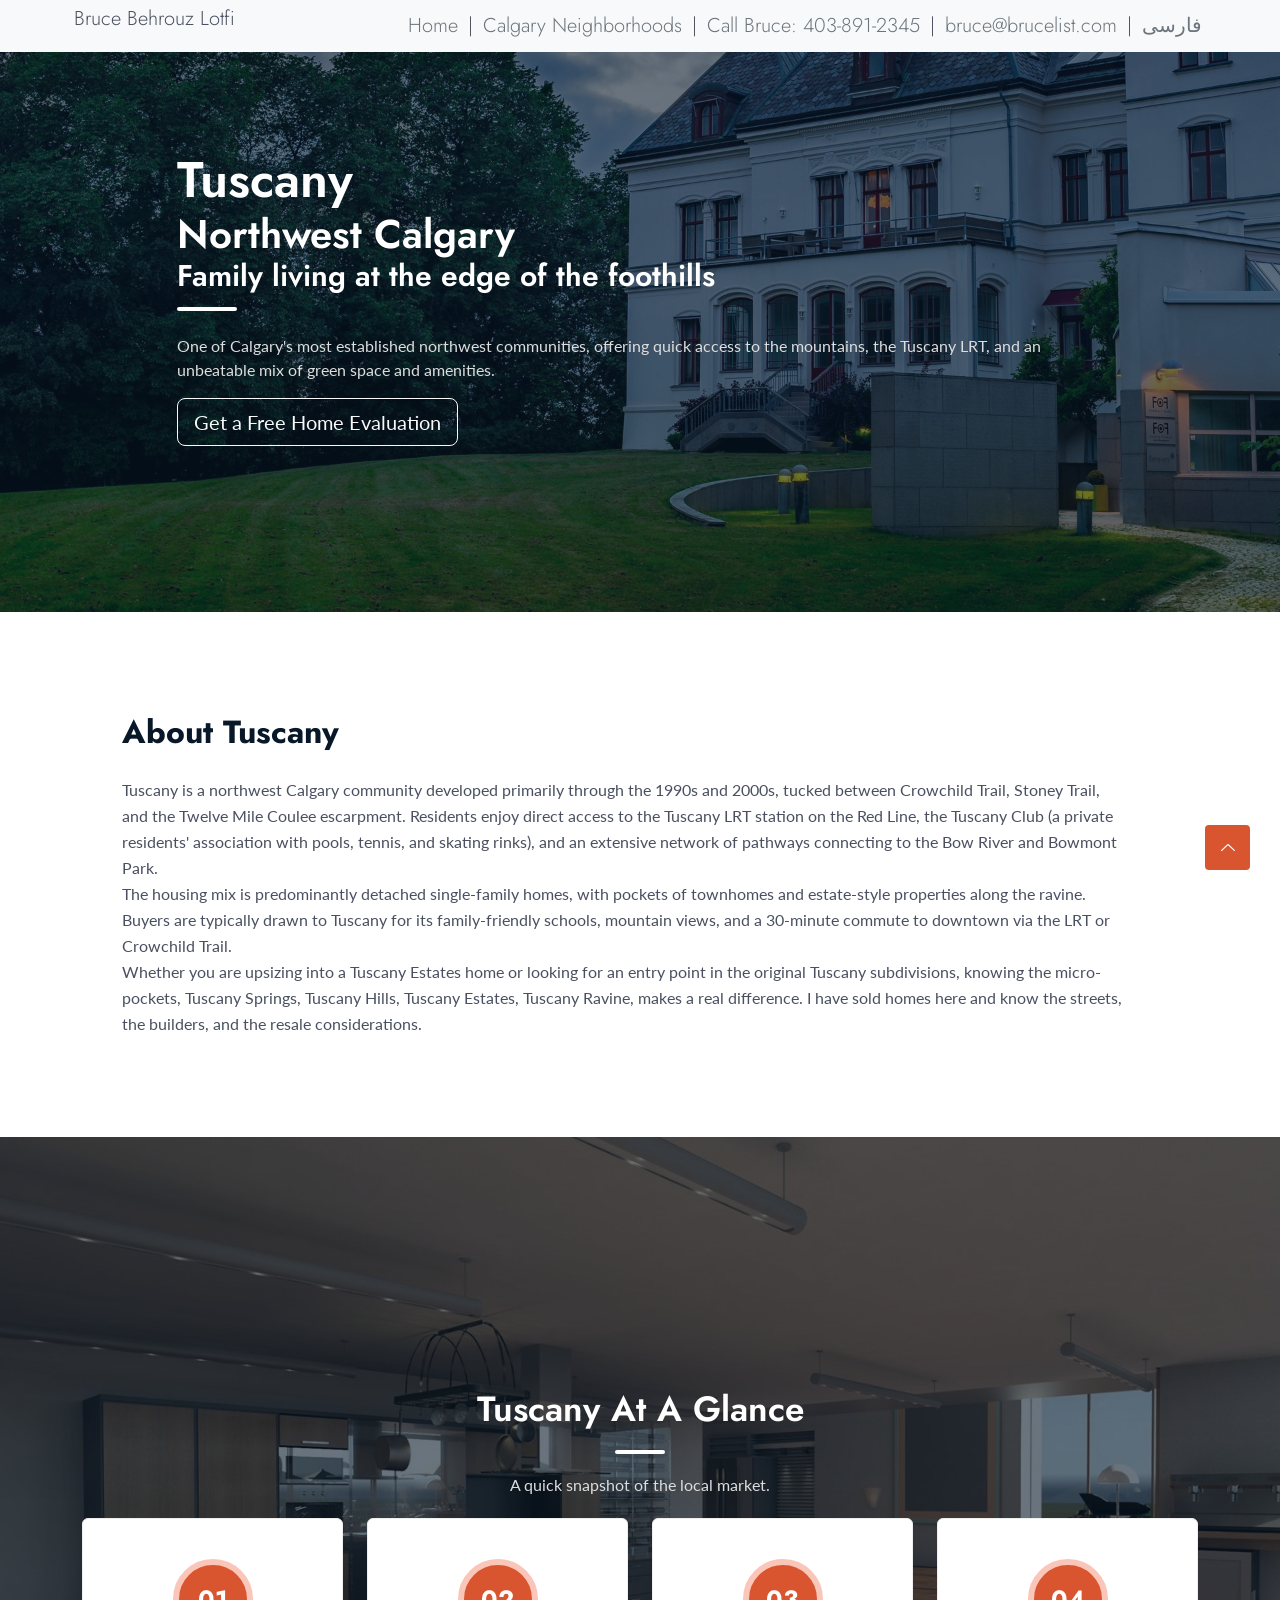
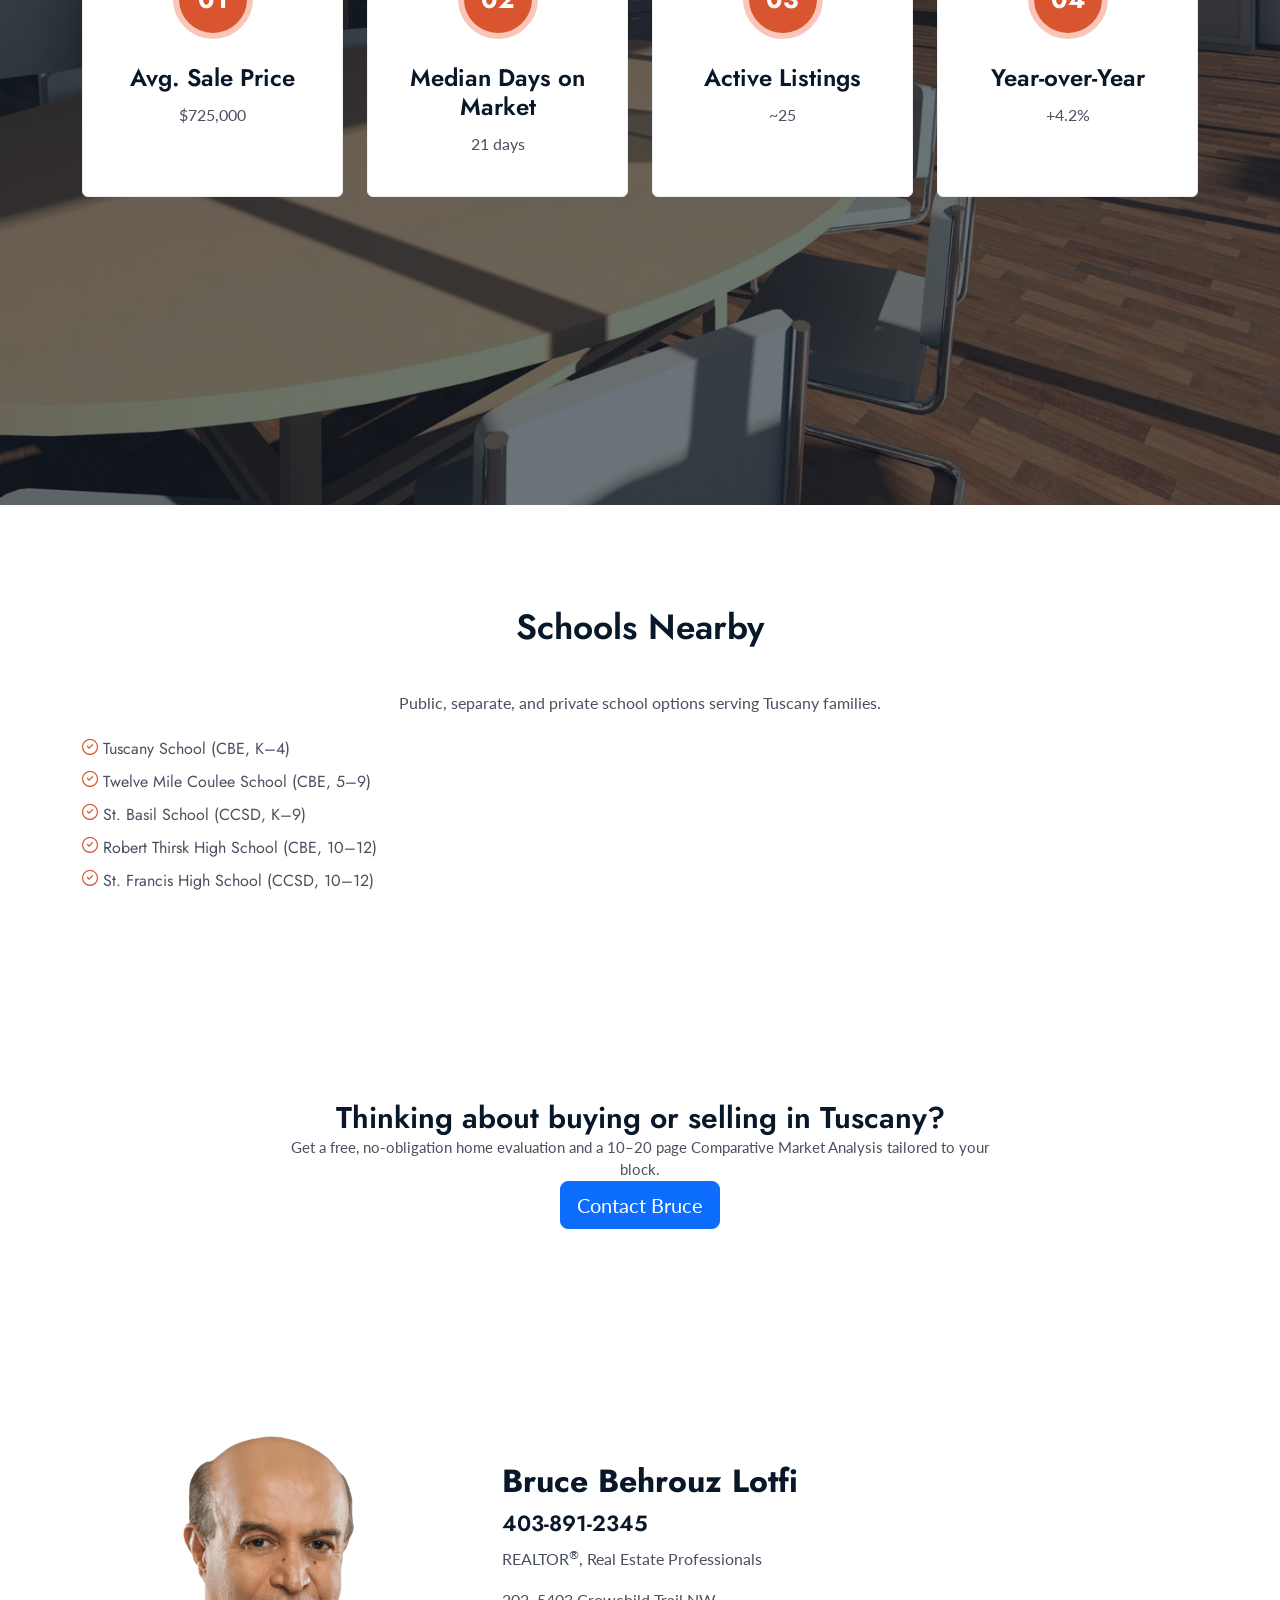
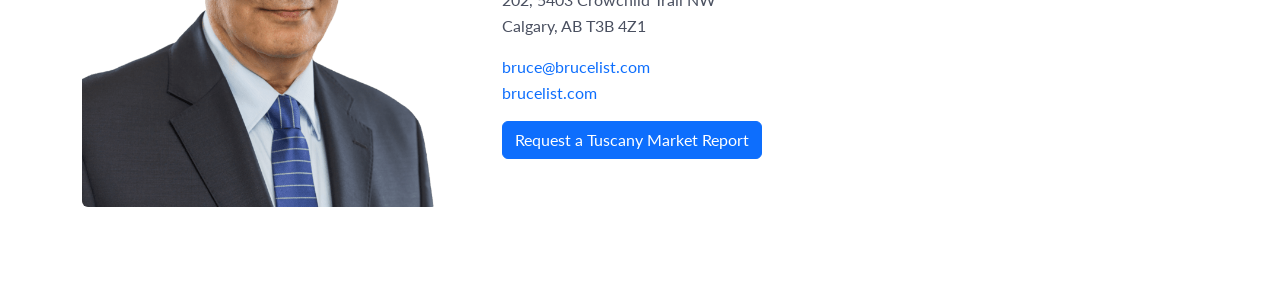
<file: neighborhoods/tuscany.html>
<!DOCTYPE html>
<html class="no-js" lang="en-CA">

<head>
    <meta charset="utf-8" />
    <meta http-equiv="x-ua-compatible" content="ie=edge" />
    <title>Homes for Sale in Tuscany Calgary | Bruce Lotfi</title>
    <meta name="description"
        content="Buying or selling in Tuscany, Calgary? Bruce Lotfi is an experienced REALTOR® specializing in NW Calgary communities. Get local market insight and a free home evaluation." />
    <meta name="viewport" content="width=device-width, initial-scale=1" />
    <link rel="canonical" href="https://brucelist.com/neighborhoods/tuscany.html" />
    <link rel="alternate" hreflang="en-ca" href="https://brucelist.com/neighborhoods/tuscany.html" />
    <link rel="alternate" hreflang="fa-ca" href="https://brucelist.com/fa/neighborhoods/tuscany.html" />
    <link rel="alternate" hreflang="x-default" href="https://brucelist.com/neighborhoods/tuscany.html" />
    <link rel="shortcut icon" type="image/x-icon" href="../assets/ico/favicon.ico" />
    <link rel="apple-touch-icon" sizes="180x180" href="../assets/ico/apple-touch-icon.png">
    <link rel="icon" type="image/png" sizes="32x32" href="../assets/ico/favicon-32x32.png">
    <link rel="icon" type="image/png" sizes="16x16" href="../assets/ico/favicon-16x16.png">
    <link rel="manifest" href="../site.webmanifest">

    <link
        href="https://fonts.googleapis.com/css2?family=Jost:ital,wght@0,100;0,200;0,300;0,400;0,500;0,600;0,700;0,800;0,900;1,100;1,200;1,300;1,400;1,500;1,600;1,700;1,800;1,900&display=swap"
        rel="stylesheet">
    <link href="https://fonts.googleapis.com/css2?family=Lato&display=swap" rel="stylesheet">

    <link href="https://cdn.jsdelivr.net/npm/bootstrap@5.2.0/dist/css/bootstrap.min.css" rel="stylesheet"
        integrity="sha384-gH2yIJqKdNHPEq0n4Mqa/HGKIhSkIHeL5AyhkYV8i59U5AR6csBvApHHNl/vI1Bx" crossorigin="anonymous">
    <link rel="stylesheet" href="../assets/css/LineIcons.2.0.css" />
    <link rel="stylesheet" href="../assets/css/tiny-slider.css" />
    <link rel="stylesheet" href="../assets/css/main.css" />

    <!-- TODO: SEO agent will add JSON-LD Place / RealEstateAgent schema here -->
</head>

<body>
    
    <a class="skip-link" href="#main">Skip to main content</a>
<header class="header navbar-area bg-light">
        <div class="container">
            <div class="row align-items-center">
                <div class="col-lg-12 p-1 lead">
                    Bruce Behrouz Lotfi
                    <span class="float-md-end"><a href="/" class="link-secondary">Home</a> | <a
                            href="/neighborhoods/" class="link-secondary">Calgary Neighborhoods</a> | <a
                            href="tel:+14038912345" class="link-secondary" data-call-cta>Call Bruce: 403-891-2345</a> | <a
                            href="mailto:bruce@brucelist.com" class="link-secondary">bruce@brucelist.com</a> | <a href="/fa/neighborhoods/tuscany.html" class="link-secondary lang-switch" lang="fa" hreflang="fa-CA">فارسی</a></span>
                </div>
            </div>
        </div>
    </header>
    <main id="main">

    <section class="hero-area main-hero overlay">
        <div class="container">
            <div class="row">
                <div class="col-lg-10 offset-lg-1 col-md-12 col-12">
                    <div class="hero-text text-left">
                        <div class="section-heading">
                            <h1>Tuscany</h1>
                            <h2>Northwest Calgary</h2>
                            <h3>Family living at the edge of the foothills</h3>
                            <p>One of Calgary's most established northwest communities, offering quick access to the
                                mountains, the Tuscany LRT, and an unbeatable mix of green space and amenities.</p>
                            <p><a href="/#contact" class="btn btn-lg btn-outline-light">Get a Free Home Evaluation</a>
                            </p>
                        </div>
                    </div>
                </div>
            </div>
        </div>
    </section>

    <!-- TODO: Bruce, please verify the neighborhood description below and replace with your first-hand knowledge.
         The selling testimonial on the homepage references a successful Tuscany sale; consider weaving that in. -->
    <section class="about-us section">
        <div class="container">
            <div class="row align-items-center justify-content-center">
                <div class="col-lg-12 col-md-12 col-12">
                    <div class="content-right">
                        <h2>About Tuscany</h2>
                        <p>Tuscany is a northwest Calgary community developed primarily through the 1990s and 2000s,
                            tucked between Crowchild Trail, Stoney Trail, and the Twelve Mile Coulee escarpment.
                            Residents enjoy direct access to the Tuscany LRT station on the Red Line, the Tuscany Club
                            (a private residents' association with pools, tennis, and skating rinks), and an extensive
                            network of pathways connecting to the Bow River and Bowmont Park.</p>
                        <p>The housing mix is predominantly detached single-family homes, with pockets of townhomes and
                            estate-style properties along the ravine. Buyers are typically drawn to Tuscany for its
                            family-friendly schools, mountain views, and a 30-minute commute to downtown via the LRT
                            or Crowchild Trail.</p>
                        <p>Whether you are upsizing into a Tuscany Estates home or looking for an entry point in the
                            original Tuscany subdivisions, knowing the micro-pockets, Tuscany Springs, Tuscany Hills,
                            Tuscany Estates, Tuscany Ravine, makes a real difference. I have sold homes here and know
                            the streets, the builders, and the resale considerations.</p>
                    </div>
                </div>
            </div>
        </div>
    </section>

    <section class="hero-area buy-hero overlay how-works section">
        <div class="container">
            <div class="row">
                <div class="col-12">
                    <div class="section-title hero-text">
                        <h2>Tuscany at a Glance</h2>
                        <p>A quick snapshot of the local market.</p>
                    </div>
                </div>
            </div>
            <div class="row">
                <!-- TODO: pull from CREB -->
                <div class="col-lg-3 col-md-6 col-12 mb-2">
                    <div class="single-card">
                        <span class="serial">01</span>
                        <h3>Avg. Sale Price</h3>
                        <p>$725,000</p>
                    </div>
                </div>
                <div class="col-lg-3 col-md-6 col-12 mb-2">
                    <div class="single-card">
                        <span class="serial">02</span>
                        <h3>Median Days on Market</h3>
                        <p>21 days</p>
                    </div>
                </div>
                <div class="col-lg-3 col-md-6 col-12 mb-2">
                    <div class="single-card">
                        <span class="serial">03</span>
                        <h3>Active Listings</h3>
                        <p>~25</p>
                    </div>
                </div>
                <div class="col-lg-3 col-md-6 col-12 mb-2">
                    <div class="single-card">
                        <span class="serial">04</span>
                        <h3>Year-over-Year</h3>
                        <p>+4.2%</p>
                    </div>
                </div>
            </div>
        </div>
    </section>

    <section class="why-choose section">
        <div class="container">
            <div class="row">
                <div class="col-12">
                    <div class="section-title">
                        <h2>Schools Nearby</h2>
                        <p>Public, separate, and private school options serving Tuscany families.</p>
                    </div>
                </div>
            </div>
            <div class="row">
                <div class="col-lg-12">
                    <div class="choose-content">
                        <!-- TODO: Bruce, please confirm school names, grade levels, and catchment boundaries with CBE / CCSD before publishing. -->
                        <ul class="icon skills">
                            <li><span>Tuscany School (CBE, K–4)</span></li>
                            <li><span>Twelve Mile Coulee School (CBE, 5–9)</span></li>
                            <li><span>St. Basil School (CCSD, K–9)</span></li>
                            <li><span>Robert Thirsk High School (CBE, 10–12)</span></li>
                            <li><span>St. Francis High School (CCSD, 10–12)</span></li>
                        </ul>
                    </div>
                </div>
            </div>
        </div>
    </section>

    <section class="section">
        <div class="container">
            <div class="row text-center">
                <div class="col-lg-8 offset-lg-2 col-12">
                    <div class="inner">
                        <div class="content">
                            <h3>Thinking about buying or selling in Tuscany?</h3>
                            <p>Get a free, no-obligation home evaluation and a 10–20 page Comparative Market Analysis
                                tailored to your block.</p>
                            <p><a href="/#contact" class="btn btn-lg btn-primary">Contact Bruce</a></p>
                        </div>
                    </div>
                </div>
            </div>
        </div>
    </section>

    <section class="calling-card section">
        <div class="container">
            <div class="row align-items-center justify-content-center">
                <div class="col-lg-4 col-md-12 col-12">
                    <div class="content-left">
                        <img src="../assets/images/bruce.png" alt="Bruce Lotfi">
                    </div>
                </div>
                <div class="col-lg-8 col-md-12 col-12">
                    <div class="content-right">
                        <h2>Bruce Behrouz Lotfi</h2>
                        <h3>403-891-2345</h3>
                        <p>REALTOR<sup>®</sup>, Real Estate Professionals</p>
                        <p>202, 5403 Crowchild Trail NW<br />Calgary, AB T3B 4Z1</p>
                        <p><a href="mailto:bruce@brucelist.com">bruce@brucelist.com</a><br /><a
                                href="https://brucelist.com">brucelist.com</a></p>
                        <p><a href="/#contact" class="btn btn-primary">Request a Tuscany Market Report</a></p>
                    </div>
                </div>
            </div>
        </div>
    </section>
    </main>

    <a href="#top" class="scroll-top btn-hover" aria-label="Back to top">
        <i class="lni lni-chevron-up"></i>
    </a>

    <script src="https://cdn.jsdelivr.net/npm/bootstrap@5.2.0/dist/js/bootstrap.bundle.min.js"
        integrity="sha384-A3rJD856KowSb7dwlZdYEkO39Gagi7vIsF0jrRAoQmDKKtQBHUuLZ9AsSv4jD4Xa"
        crossorigin="anonymous"></script>
    <script src="../assets/js/call-button.js"></script>
</body>

</html>
</file>
<file: assets/css/tiny-slider.css>
.tns-outer{padding:0 !important}.tns-outer [hidden]{display:none !important}.tns-outer [aria-controls],.tns-outer [data-action]{cursor:pointer}.tns-slider{-webkit-transition:all 0s;-moz-transition:all 0s;transition:all 0s}.tns-slider>.tns-item{-webkit-box-sizing:border-box;-moz-box-sizing:border-box;box-sizing:border-box}.tns-horizontal.tns-subpixel{white-space:nowrap}.tns-horizontal.tns-subpixel>.tns-item{display:inline-block;vertical-align:middle;white-space:normal}.tns-horizontal.tns-no-subpixel:after{content:'';display:table;clear:both}.tns-horizontal.tns-no-subpixel>.tns-item{float:left}.tns-horizontal.tns-carousel.tns-no-subpixel>.tns-item{margin-right:-100%}.tns-no-calc{position:relative;left:0}.tns-gallery{position:relative;left:0;min-height:1px}.tns-gallery>.tns-item{position:absolute;left:-100%;-webkit-transition:transform 0s, opacity 0s;-moz-transition:transform 0s, opacity 0s;transition:transform 0s, opacity 0s}.tns-gallery>.tns-slide-active{position:relative;left:auto !important}.tns-gallery>.tns-moving{-webkit-transition:all 0.25s;-moz-transition:all 0.25s;transition:all 0.25s}.tns-autowidth{display:inline-block}.tns-lazy-img{-webkit-transition:opacity 0.6s;-moz-transition:opacity 0.6s;transition:opacity 0.6s;opacity:0.6}.tns-lazy-img.tns-complete{opacity:1}.tns-ah{-webkit-transition:height 0s;-moz-transition:height 0s;transition:height 0s}.tns-ovh{overflow:hidden}.tns-visually-hidden{position:absolute;left:-10000em}.tns-transparent{opacity:0;visibility:hidden}.tns-fadeIn{opacity:1;filter:alpha(opacity=100);z-index:0}.tns-normal,.tns-fadeOut{opacity:0;filter:alpha(opacity=0);z-index:-1}.tns-vpfix{white-space:nowrap}.tns-vpfix>div,.tns-vpfix>li{display:inline-block}.tns-t-subp2{margin:0 auto;width:310px;position:relative;height:10px;overflow:hidden}.tns-t-ct{width:2333.3333333%;width:-webkit-calc(100% * 70 / 3);width:-moz-calc(100% * 70 / 3);width:calc(100% * 70 / 3);position:absolute;right:0}.tns-t-ct:after{content:'';display:table;clear:both}.tns-t-ct>div{width:1.4285714%;width:-webkit-calc(100% / 70);width:-moz-calc(100% / 70);width:calc(100% / 70);height:10px;float:left}

/*# sourceMappingURL=sourcemaps/tiny-slider.css.map */
</file>
<file: assets/css/main.css>
:root {
  --primary-color: #d8552f;
  --faded-color: #fac6b9;
}

/* Skip-to-main-content link, visually hidden until focused. */
.skip-link {
  position: absolute;
  top: 8px;
  left: 8px;
  background: #ffffff;
  color: #081828;
  padding: 10px 16px;
  border: 2px solid #d8552f;
  border-radius: 4px;
  text-decoration: none;
  font-weight: 600;
  z-index: 10000;
  transform: translateY(-150%);
  transition: transform 0.15s ease;
}

[dir="rtl"] .skip-link {
  left: auto;
  right: 8px;
}

.skip-link:focus,
.skip-link:focus-visible {
  transform: translateY(0);
  outline: 3px solid #081828;
  outline-offset: 2px;
}

html {
  scroll-behavior: smooth;
}

body {
  font-family: "Jost", sans-serif;
  font-weight: normal;
  font-style: normal;
  color: #4a5060;
  overflow-x: hidden;
  font-size: 16px;
}

p {
  margin: 0;
  padding: 0;
  font-family: 'Lato', sans-serif;
  font-size: 15px;
}

* {
  margin: 0;
  padding: 0;
}


span,
a {
  display: inline-block;
  text-decoration: none;
  transition: all 0.4s ease;
  -webkit-transition: all 0.4s ease;
  -moz-transition: all 0.4s ease;
}

audio,
canvas,
iframe,
img,
svg,
video {
  vertical-align: middle;
}

h1,
h2,
h3,
h4,
h5,
h6 {
  font-weight: 600;
  margin: 0px;
  color: #081828;
}


h1 {
  font-size: 50px;
}

h2 {
  font-size: 40px;
}

h3 {
  font-size: 30px;
}

h4 {
  font-size: 25px;
}

h5 {
  font-size: 20px;
}

h6 {
  font-size: 16px;
}

ul,
ol {
  margin: 0px;
  padding: 0px;
  list-style-type: none;
}

.mt-5 {
  margin-top: 5px;
}

.section {
  padding-top: 100px;
  padding-bottom: 100px;
  position: relative;
}

@media (max-width: 767px) {
  .section {
    padding-top: 60px;
    padding-bottom: 60px;
  }
}

.section-title {
  text-align: center;
  margin-bottom: 20px;
  position: relative;
  z-index: 5;
}

.section-title h2 {
  font-size: 35px;
  margin-bottom: 20px;
  line-height: 45px;
  text-transform: capitalize;
  position: relative;
  font-weight: 600;
  padding-bottom: 20px;
}

.section-title h2::before {
  position: absolute;
  left: 50%;
  margin-left: -25px;
  bottom: -2px;
  height: 4px;
  width: 50px;
  border-radius: 5px;
  background: #fff;
  content: "";
}

.section-title p {
  font-size: 16px;
  line-height: 26px;
}

/* One Click Scrool Top Button*/
.scroll-top {
  width: 45px;
  height: 45px;
  line-height: 45px;
  background: var(--primary-color);
  display: -webkit-box;
  display: -ms-flexbox;
  display: flex;
  -webkit-box-pack: center;
  -ms-flex-pack: center;
  justify-content: center;
  -webkit-box-align: center;
  -ms-flex-align: center;
  align-items: center;
  font-size: 14px;
  color: #fff !important;
  border-radius: 0;
  position: fixed;
  bottom: 30px;
  right: 30px;
  z-index: 9;
  cursor: pointer;
  -webkit-transition: all .3s ease-out 0s;
  transition: all .3s ease-out 0s;
  border-radius: 4px;
}

.scroll-top:hover {
  -webkit-box-shadow: 0 1rem 3rem rgba(35, 38, 45, 0.15) !important;
  box-shadow: 0 1rem 3rem rgba(35, 38, 45, 0.15) !important;
  -webkit-transform: translate3d(0, -5px, 0);
  transform: translate3d(0, -5px, 0);
  background-color: #081828;
}

/* Overlay */
.overlay {
  position: relative;
}

.overlay::before {
  position: absolute;
  top: 0;
  left: 0;
  width: 100%;
  height: 100%;
  opacity: 0.4;
  background: #081828;
  content: "";
  -webkit-transition: all 0.4s ease;
  transition: all 0.4s ease;
  z-index: 5;
}

.align-left {
  text-align: left;
}

.align-right {
  text-align: right;
}

.align-center {
  text-align: center;
}

.header {
  position: absolute;
  width: 100%;
  top: 0;
  left: 0;
  background: #fff;
}

/* Larger tap targets in header link bar (matters for 50+ users on mobile). */
.header .link-secondary {
  display: inline-block;
  padding: 8px 4px;
  line-height: 1.4;
}

@media (max-width: 575px) {
  .header .link-secondary {
    padding: 10px 6px;
  }
}

.navbar-area {
  position: absolute;
  top: 0;
  left: 0;
  width: 100%;
  z-index: 99;
  -webkit-transition: all 0.3s ease-out 0s;
  transition: all 0.3s ease-out 0s;
  padding: 0;
}

.hero-area {
  background-size: cover;
  background-position: center center;
  background-repeat: no-repeat;
  z-index: 2;
}

.main-hero {
  background-image: url("../images/main-bg.jpg");
  padding-top: 150px;
  padding-bottom: 150px;
}
.buy-hero {
  background-image: url("../images/hw-bg.jpg");
  padding-top: 250px;
  padding-bottom: 300px;
}
.sell-hero {
  background-image: url("../images/arc-bg.jpg");
  padding-top: 250px;
  padding-bottom: 300px;
}
.commercial-hero {
  background-image: url("../images/ap-bg.jpg");
  padding-top: 250px;
  padding-bottom: 300px;
}

.hero-area.overlay::before {
  z-index: -1;
  background: #081828;
  opacity: 0.6;
}

.hero-area .hero-text h1,
.hero-area .hero-text h2,
.hero-area .hero-text h3 {
  color: #fff;
}

.hero-area .hero-text h3 {
  font-weight: 600;
  margin-bottom: 25px;
  padding-bottom: 15px;
  position: relative;
}

.hero-area .hero-text h3::before {
  position: absolute;
  content: "";
  left: 0;
  bottom: -2px;
  height: 4px;
  width: 60px;
  background: #fff;
  border-radius: 10px;
}

.hero-area .hero-text p {
  color: #ddd;
  font-size: 16px;
  font-weight: 400;
  display: block;
  margin-bottom: 1em;
}

.hero-headshot {
  width: 120px;
  height: 120px;
  border-radius: 50%;
  object-fit: cover;
  border: 4px solid rgba(255, 255, 255, 0.85);
  box-shadow: 0 4px 16px rgba(0, 0, 0, 0.3);
  margin-bottom: 18px;
}

.hero-brokerage-logo {
  max-width: 180px;
  margin-bottom: 8px;
}

.hero-credentials {
  font-size: 14px;
  letter-spacing: 0.04em;
  color: #fff !important;
  margin-top: 6px;
  margin-bottom: 22px !important;
  font-weight: 500;
  text-transform: uppercase;
}

@media (max-width: 575px) {
  .hero-headshot {
    width: 96px;
    height: 96px;
  }
  .hero-credentials {
    font-size: 12px;
    letter-spacing: 0.02em;
  }
}

.about-us .content-left {
  position: relative;
}

.about-us .content-left img {
  width: 100%;
  border-radius: 6px;
}

.about-us .content-right {
  padding-right: 70px;
  padding-left: 40px;
}

.about-us .content-right h2 {
  display: block;
  font-size: 32px;
  margin-bottom: 25px;
  line-height: 40px;
  text-transform: capitalize;
  position: relative;
  font-weight: 700;
}

.about-us .content-right h3 {
  font-size: 22px;
  margin-top: 10px;
  margin-bottom: 8px;
  line-height: 45px;
  text-transform: capitalize;
  position: relative;
  font-weight: 600;
}

.about-us .content-right p {
  font-size: 16px;
  line-height: 26px;
}

.categories {
  background-color: transparent;
}

.categories .tns-controls button {
  width: 46px;
  height: 46px;
  cursor: pointer;
  z-index: 99;
  color: #fff;
  font-size: 14px;
  background: #d8552f;
  border: none;
  padding: 2px 5px;
  border-radius: 50%;
  position: absolute;
  top: 50%;
  -webkit-transform: translateY(-50%);
  transform: translateY(-50%);
  opacity: 1;
  visibility: visible;
  transition: background-color 0.2s ease;
}

.categories .tns-controls button:hover,
.categories .tns-controls button:focus-visible {
  background-color: #081828;
  color: #fff;
  outline: 2px solid #d8552f;
  outline-offset: 3px;
}

.categories .tns-controls button:first-child {
  left: -23px;
}

.categories .tns-controls button:last-child {
  right: -23px;
}

.categories .cat-inner {
  padding: 30px 40px;
  border: 1px solid #eee;
  border-radius: 6px;
  position: relative;
  z-index: 9;
  background: #fff;
  opacity: .85;
}

.categories .single-cat {
  text-align: center;
  padding: 15px 10px;
  -webkit-transition: all 0.3s ease;
  transition: all 0.3s ease;
  display: block;
  border-radius: 0;
  position: relative;
  overflow: hidden;
  z-index: 2;
  border: none;
  border-radius: 6px;
}

.categories .single-cat:hover {
  background-color: #f9f9f9;
}

.why-choose .choose-content .card-list {
  position: relative;
  margin-top: 30px;
  padding: 40px;
  background-color: #f9f9f9;
  text-align: center;
  border: 1px solid #eee;
  border-radius: 6px;
  height: 90%;
}

.why-choose .choose-content .card-list i {
  color: var(--primary-color);
  font-size: 25px;
  display: inline-block;
  margin-bottom: 30px;
  height: 70px;
  width: 70px;
  line-height: 62px;
  text-align: center;
  border-radius: 50%;
  -webkit-transition: all 0.4s ease;
  transition: all 0.4s ease;
  background-color: var(--primary-color);
  color: #fff;
  border: 4px solid transparent;
}

.why-choose .choose-content .card-list:hover i {
  color: var(--primary-color);
  background-color: transparent;
  border-color: var(--primary-color);
}

.why-choose .choose-content .card-list h4 {
  font-size: 20px;
  font-weight: 600;
  display: block;
  margin-bottom: 15px;
}

.why-choose .choose-content .card-list p {
  font-size: 16px;
}

.how-works {
  background-color: #f9f9f9;
}

.how-works .single-card {
  text-align: center;
  padding: 40px;
  background-color: #fff;
  border: 1px solid #eee;
  border-radius: 6px;
  height: 100%;
}

.how-works .single-card .serial {
  height: 80px;
  width: 80px;
  line-height: 68px;
  background-color: var(--primary-color);
  color: #fff;
  text-align: center;
  border-radius: 50%;
  border: 6px solid var(--faded-color);
  display: inline-block;
  margin-bottom: 25px;
  font-weight: 700;
  font-size: 25px;
  -webkit-transition: all 0.4s ease;
  transition: all 0.4s ease;
}

.how-works .single-card:hover .serial {
  color: var(--primary-color);
  background-color: transparent;
  border-color: var(--primary-color);
}

.how-works .single-card h3 {
  font-size: 24px;
  font-weight: 600;
  margin-bottom: 10px;
}

.how-works .single-card p {
  font-size: 16px;
  line-height: 24px;
}

.how-works .single-card p + p {
  margin-top: 14px;
}

ul.icon {
  list-style: none;
  padding: 0;
}

ul.icon li {
  padding-left: 1.3em;
  margin-bottom: 0.5em;
}
ul.skills li::before {
  content: "\ea54";
  display: inline-block;
  margin-left: -1.3em; /* same as padding-left set on li */
  width: 1.3em; /* same as padding-left set on li */
  font: normal normal normal 1em/1 'LineIcons';
  text-transform: none;
  -webkit-font-smoothing: antialiased;
  color: var(--primary-color);
}

ul.questions li::before {
  content: "\eb6a";
  display: inline-block;
  margin-left: -1.3em; /* same as padding-left set on li */
  width: 1.3em; /* same as padding-left set on li */
  font: normal normal normal 1em/1 'LineIcons';
  text-transform: none;
  -webkit-font-smoothing: antialiased;
  color: var(--primary-color);
}

.list-container {
  margin: 0 auto;
}

ul.commitment li::before {
  content: "\ea61";
  display: inline-block;
  margin-left: -1.3em; /* same as padding-left set on li */
  width: 1.3em; /* same as padding-left set on li */
  font: normal normal normal 1em/1 'LineIcons';
  text-transform: none;
  -webkit-font-smoothing: antialiased;
  color: var(--primary-color);
}

ul.icon li span {
  display: -moz-inline-box;  /* FF2 or lower */
  display: inline-block;     /* FF3, Opera, Safari */
  line-height: normal;
  vertical-align: middle;    
}


.calling-card .content-left {
  position: relative;
}

.calling-card .content-left img {
  width: 100%;
  border-radius: 6px;
}

.calling-card .content-right {
  padding-right: 70px;
  padding-left: 40px;
}

.calling-card .content-right h2 {
  display: block;
  font-size: 32px;
  line-height: 40px;
  text-transform: capitalize;
  position: relative;
  font-weight: 700;
}

.calling-card .content-right h3 {
  font-size: 22px;
  line-height: 45px;
  text-transform: capitalize;
  position: relative;
  font-weight: 600;
}

.calling-card .content-right p {
  font-size: 16px;
  line-height: 26px;
  margin-bottom: 15px;
}

.badge-logo {
  max-width: 100px;
}

/* ===== Lead capture ===== */
.lead-form-section {
  background-color: #fff;
  padding-top: 80px;
  padding-bottom: 80px;
}

.lead-form-section.compact {
  padding-top: 60px;
  padding-bottom: 60px;
  background-color: #f9f9f9;
}

.lead-form-section .section-title h2 {
  font-size: 32px;
  margin-bottom: 15px;
  padding-bottom: 15px;
  font-weight: 700;
}

.lead-form-section .section-title h2::before {
  background: var(--primary-color);
}

.lead-form-section .section-title p {
  font-family: 'Lato', sans-serif;
  color: #666;
}

.lead-form-card {
  background: #fff;
  border: 1px solid #eee;
  border-radius: 8px;
  padding: 40px;
  box-shadow: 0 4px 20px rgba(8, 24, 40, 0.06);
}

.lead-form-section.compact .lead-form-card {
  background: #fff;
}

.lead-form-card .form-label {
  font-family: 'Jost', sans-serif;
  font-weight: 500;
  color: #081828;
  margin-bottom: 6px;
}

.lead-form-card .form-control,
.lead-form-card .form-select {
  border-radius: 4px;
  border: 1px solid #ddd;
  padding: 10px 14px;
  font-family: 'Lato', sans-serif;
  font-size: 15px;
}

.lead-form-card .form-control:focus,
.lead-form-card .form-select:focus {
  border-color: var(--primary-color);
  box-shadow: 0 0 0 0.2rem rgba(249, 115, 82, 0.15);
}

.btn-primary-brand {
  background-color: #d8552f;
  border-color: #d8552f;
  color: #fff;
  font-family: 'Jost', sans-serif;
  font-weight: 600;
  padding: 12px 28px;
  border-radius: 4px;
  transition: all 0.3s ease;
}

.btn-primary-brand:hover,
.btn-primary-brand:focus {
  background-color: #081828;
  border-color: #081828;
  color: #fff;
  box-shadow: 0 0 0 3px rgba(216, 85, 47, 0.4);
}

.mortgage-cta {
  background: linear-gradient(180deg, #fff 0%, #f8f9fb 100%);
  border-top: 3px solid #d8552f;
  padding: 28px 24px;
  border-radius: 0 0 8px 8px;
}

.mortgage-cta-headline {
  font-size: 19px;
  color: #1a1f36;
  margin-bottom: 8px !important;
}

.mortgage-cta-sub {
  font-size: 15px;
  color: #4a5060;
  max-width: 560px;
  margin: 0 auto 18px !important;
  line-height: 1.55;
}

.form-label-hint {
  font-size: 13px;
  color: #6c757d;
  font-weight: 400;
  margin-left: 4px;
}

[dir="rtl"] .form-label-hint {
  margin-left: 0;
  margin-right: 4px;
}

.form-success-msg {
  background-color: #e7f5ee;
  color: #1a6e3f;
  border: 1px solid #b7dfc6;
  border-radius: 4px;
  padding: 14px 18px;
  margin-top: 14px;
  font-family: 'Lato', sans-serif;
}

.form-error-msg {
  background-color: #fdecea;
  color: #a8261d;
  border: 1px solid #f3c2bd;
  border-radius: 4px;
  padding: 14px 18px;
  margin-top: 14px;
  font-family: 'Lato', sans-serif;
}

/* Multi-step home valuation form */
.valuation-page {
  background-color: #f4f6f8;
  min-height: 100vh;
}

.valuation-hero {
  background: linear-gradient(135deg, #081828 0%, #1a3650 100%);
  color: #fff;
  padding: 80px 0 60px;
  text-align: center;
}

.valuation-hero h1 {
  color: #fff;
  font-size: 42px;
  font-weight: 700;
  margin-bottom: 12px;
}

.valuation-hero p {
  color: #d8e0e9;
  font-size: 18px;
  max-width: 640px;
  margin: 0 auto;
}

.valuation-wrapper {
  margin-top: -40px;
  margin-bottom: 80px;
  position: relative;
  z-index: 2;
}

.valuation-card {
  background: #fff;
  border-radius: 10px;
  padding: 40px;
  box-shadow: 0 10px 40px rgba(8, 24, 40, 0.1);
}

.progress-steps {
  display: flex;
  justify-content: space-between;
  align-items: center;
  margin-bottom: 36px;
  position: relative;
}

.progress-steps::before {
  content: "";
  position: absolute;
  top: 18px;
  left: 8%;
  right: 8%;
  height: 3px;
  background: #e6e8ec;
  z-index: 0;
}

.progress-steps .step {
  position: relative;
  z-index: 1;
  text-align: center;
  flex: 1;
}

.progress-steps .step .circle {
  width: 36px;
  height: 36px;
  border-radius: 50%;
  background: #e6e8ec;
  color: #888;
  font-weight: 600;
  font-family: 'Jost', sans-serif;
  display: inline-flex;
  justify-content: center;
  align-items: center;
  border: 3px solid #fff;
  transition: all 0.3s ease;
}

.progress-steps .step.active .circle,
.progress-steps .step.complete .circle {
  background: var(--primary-color);
  color: #fff;
}

.progress-steps .step .label {
  display: block;
  font-size: 13px;
  margin-top: 8px;
  color: #888;
  font-family: 'Jost', sans-serif;
  font-weight: 500;
}

.progress-steps .step.active .label,
.progress-steps .step.complete .label {
  color: #081828;
}

.valuation-step {
  display: none;
}

.valuation-step.active {
  display: block;
}

.valuation-step h2 {
  font-size: 26px;
  margin-bottom: 8px;
  color: #081828;
}

.valuation-step .step-intro {
  font-family: 'Lato', sans-serif;
  color: #666;
  margin-bottom: 22px;
  font-size: 15px;
}

.step-actions {
  display: flex;
  justify-content: space-between;
  margin-top: 28px;
  gap: 12px;
}

.btn-secondary-brand {
  background: #fff;
  border: 1px solid #ddd;
  color: #081828;
  font-family: 'Jost', sans-serif;
  font-weight: 500;
  padding: 12px 28px;
  border-radius: 4px;
  transition: all 0.3s ease;
}

.btn-secondary-brand:hover {
  background: #f4f6f8;
  border-color: #081828;
}

.valuation-success {
  text-align: center;
  padding: 30px 10px;
}

.valuation-success .check-icon {
  width: 72px;
  height: 72px;
  border-radius: 50%;
  background: #e7f5ee;
  color: #1a6e3f;
  display: inline-flex;
  justify-content: center;
  align-items: center;
  font-size: 36px;
  margin-bottom: 20px;
}

.valuation-success h2 {
  font-size: 28px;
  margin-bottom: 12px;
  color: #081828;
}

.valuation-success p {
  font-size: 16px;
  line-height: 26px;
  color: #666;
}

@media (max-width: 575px) {
  .lead-form-card,
  .valuation-card {
    padding: 24px;
  }
  .progress-steps .step .label {
    font-size: 11px;
  }
  .valuation-hero h1 {
    font-size: 32px;
  }
}

/* ==================== Calgary Market Snapshot ==================== */
.market-snapshot {
  background: linear-gradient(180deg, #f8f9fb 0%, #ffffff 100%);
  padding: 80px 0;
}

.market-snapshot .section-title {
  margin-bottom: 40px;
}

.market-updated {
  display: inline-block;
  margin-left: 8px;
  font-size: 14px;
  color: #6c757d;
  font-weight: 400;
}

.market-stat-card {
  background: #ffffff;
  border: 1px solid #e6e9ef;
  border-radius: 8px;
  padding: 24px 22px;
  height: 100%;
  display: flex;
  flex-direction: column;
  justify-content: center;
  box-shadow: 0 2px 8px rgba(20, 30, 60, 0.04);
  transition: transform 0.15s ease, box-shadow 0.15s ease;
}

.market-stat-card:hover {
  transform: translateY(-2px);
  box-shadow: 0 6px 18px rgba(20, 30, 60, 0.08);
}

.market-stat-label {
  display: block;
  font-size: 13px;
  letter-spacing: 0.05em;
  text-transform: uppercase;
  color: #6c757d;
  font-weight: 600;
  margin-bottom: 8px;
}

.market-stat-value {
  display: block;
  font-family: 'Jost', sans-serif;
  font-size: 30px;
  line-height: 1.1;
  font-weight: 700;
  color: #1a1f36;
  margin-bottom: 6px;
}

.market-stat-up {
  color: #1f7a4d;
}

.market-stat-down {
  color: #b3261e;
}

/* Non-color cue: arrow icons before YoY value (added via ::before from data attr in HTML) */
.market-stat-up::before {
  content: "▲ ";
  font-size: 0.75em;
  vertical-align: middle;
}

.market-stat-down::before {
  content: "▼ ";
  font-size: 0.75em;
  vertical-align: middle;
}

.market-stat-meta {
  display: block;
  font-size: 13px;
  color: #6c757d;
}

.market-context {
  font-size: 17px;
  line-height: 1.6;
  color: #2a2f45;
  margin-bottom: 24px;
}

.market-source {
  margin-top: 18px;
  font-size: 13px;
  color: #6c757d;
}

.market-source a {
  color: #6c757d;
  text-decoration: underline;
}

@media (max-width: 767px) {
  .market-snapshot {
    padding: 60px 0;
  }
  .market-stat-value {
    font-size: 26px;
  }
}

.market-sources-toggle {
  text-align: center;
  margin-top: 8px;
  margin-bottom: 0;
}

.market-asterisk {
  background: none;
  border: none;
  color: #d8552f;
  font-size: 15px;
  font-weight: 600;
  cursor: pointer;
  padding: 8px 14px;
  border-radius: 4px;
  text-decoration: underline;
  transition: background 0.15s ease;
}

.market-asterisk:hover {
  background: rgba(216, 85, 47, 0.08);
}

.market-asterisk:focus-visible {
  outline: 2px solid #d8552f;
  outline-offset: 2px;
}

.market-sources {
  margin-top: 28px;
}

.market-sources-card {
  background: #ffffff;
  border: 1px solid #e6e9ef;
  border-radius: 8px;
  padding: 28px 32px;
  box-shadow: 0 2px 8px rgba(20, 30, 60, 0.04);
}

.market-sources-card h3 {
  font-size: 22px;
  font-weight: 700;
  color: #1a1f36;
  margin-bottom: 12px;
}

.market-sources-card > p {
  font-size: 15px;
  line-height: 1.6;
  color: #4a5060;
  margin-bottom: 18px;
}

.market-sources-table {
  width: 100%;
  font-size: 14px;
  margin-bottom: 18px;
}

.market-sources-table th {
  font-weight: 600;
  color: #1a1f36;
  border-bottom: 2px solid #e6e9ef;
  padding: 8px 10px;
  text-align: left;
}

.market-sources-table td {
  padding: 8px 10px;
  border-bottom: 1px solid #f0f2f6;
  vertical-align: top;
  color: #4a5060;
}

[dir="rtl"] .market-sources-table th {
  text-align: right;
}

.market-sources-links {
  font-size: 14px;
  line-height: 1.7;
  color: #4a5060;
  margin-bottom: 12px;
}

.market-sources-links a {
  color: var(--primary-color, #f97352);
  text-decoration: underline;
}

.market-sources-disclaimer {
  font-size: 13px;
  color: #6c757d;
  font-style: italic;
  margin: 0;
}

@media (max-width: 575px) {
  .market-sources-card {
    padding: 20px 18px;
  }
  .market-sources-table {
    font-size: 13px;
  }
}

/* ==================== Smart Call Modal ==================== */
.call-modal {
  position: fixed;
  inset: 0;
  z-index: 1080;
  display: none;
  align-items: center;
  justify-content: center;
  padding: 24px;
}

.call-modal.is-open {
  display: flex;
  animation: callModalFadeIn 0.18s ease-out;
}

.call-modal-backdrop {
  position: absolute;
  inset: 0;
  background: rgba(8, 24, 40, 0.55);
  backdrop-filter: blur(2px);
  -webkit-backdrop-filter: blur(2px);
}

.call-modal-dialog {
  position: relative;
  width: 100%;
  max-width: 460px;
  background: #fff;
  border-radius: 16px;
  box-shadow: 0 24px 60px rgba(8, 24, 40, 0.28),
              0 4px 12px rgba(8, 24, 40, 0.12);
  padding: 32px 28px 26px;
  font-family: 'Jost', sans-serif;
  animation: callModalRise 0.22s ease-out;
  max-height: calc(100vh - 48px);
  overflow-y: auto;
}

.call-modal-close {
  position: absolute;
  top: 10px;
  right: 12px;
  width: 36px;
  height: 36px;
  border: none;
  background: transparent;
  color: #888;
  font-size: 28px;
  line-height: 1;
  border-radius: 50%;
  cursor: pointer;
  transition: all 0.2s ease;
}

.call-modal-close:hover,
.call-modal-close:focus {
  background: #f4f6f9;
  color: #081828;
  outline: none;
}

.call-modal-title {
  font-size: 24px;
  font-weight: 700;
  color: #081828;
  margin: 0 0 6px;
}

.call-modal-sub {
  color: #6c757d;
  font-family: 'Lato', sans-serif;
  font-size: 14px;
  margin-bottom: 20px;
}

.call-modal-phone {
  display: flex;
  align-items: center;
  justify-content: space-between;
  gap: 12px;
  background: linear-gradient(135deg, #081828 0%, #1a3650 100%);
  border-radius: 12px;
  padding: 18px 20px;
  margin-bottom: 18px;
}

.call-modal-number {
  color: #fff !important;
  font-size: 28px;
  font-weight: 700;
  letter-spacing: 0.5px;
  text-decoration: none;
  font-family: 'Jost', sans-serif;
}

.call-modal-number:hover,
.call-modal-number:focus {
  color: #fff !important;
  text-decoration: underline;
}

.call-modal-copy {
  border: 1px solid rgba(255, 255, 255, 0.4);
  background: rgba(255, 255, 255, 0.08);
  color: #fff;
  border-radius: 8px;
  padding: 8px 14px;
  font-family: 'Jost', sans-serif;
  font-size: 14px;
  font-weight: 500;
  cursor: pointer;
  transition: all 0.2s ease;
  white-space: nowrap;
}

.call-modal-copy:hover,
.call-modal-copy:focus {
  background: rgba(255, 255, 255, 0.18);
  border-color: rgba(255, 255, 255, 0.7);
  outline: none;
}

.call-modal-copy.copied {
  background: #25d366;
  border-color: #25d366;
}

.call-modal-actions {
  display: grid;
  grid-template-columns: 1fr 1fr;
  gap: 10px;
  margin-bottom: 20px;
}

.call-modal-btn {
  display: inline-flex;
  align-items: center;
  justify-content: center;
  gap: 8px;
  padding: 12px 14px;
  border-radius: 10px;
  font-family: 'Jost', sans-serif;
  font-weight: 500;
  font-size: 15px;
  text-decoration: none;
  transition: all 0.2s ease;
  border: 1px solid transparent;
}

.call-modal-email {
  background: #fff;
  color: #081828 !important;
  border-color: #d6dde5;
}

.call-modal-email:hover,
.call-modal-email:focus {
  background: #f4f6f9;
  color: #081828 !important;
  border-color: #1a3650;
  transform: translateY(-1px);
}

.call-modal-divider {
  position: relative;
  text-align: center;
  margin: 6px 0 16px;
  font-family: 'Lato', sans-serif;
  font-size: 13px;
  color: #999;
  text-transform: uppercase;
  letter-spacing: 0.6px;
}

.call-modal-divider::before {
  content: "";
  position: absolute;
  top: 50%;
  left: 0;
  right: 0;
  height: 1px;
  background: #e3e7ed;
}

.call-modal-divider span {
  position: relative;
  background: #fff;
  padding: 0 12px;
}

.call-modal-form .form-label {
  font-family: 'Lato', sans-serif;
  font-size: 13px;
  color: #555;
  margin-bottom: 4px;
}

.call-modal-form .form-control {
  border-radius: 8px;
  border: 1px solid #d6dde5;
  padding: 10px 12px;
  font-family: 'Lato', sans-serif;
  font-size: 14px;
}

.call-modal-form .form-control:focus {
  border-color: var(--primary-color);
  box-shadow: 0 0 0 0.2rem rgba(249, 115, 82, 0.15);
}

.call-modal-form .btn-primary-brand {
  border-radius: 8px;
  padding: 10px 18px;
  font-size: 15px;
  margin-top: 4px;
}

.call-modal-feedback:empty {
  display: none;
}

body.call-modal-open {
  overflow: hidden;
}

@keyframes callModalFadeIn {
  from { opacity: 0; }
  to   { opacity: 1; }
}

@keyframes callModalRise {
  from { opacity: 0; transform: translateY(12px) scale(0.98); }
  to   { opacity: 1; transform: translateY(0) scale(1); }
}

/* Mobile: bottom-sheet style */
@media (max-width: 575px) {
  .call-modal {
    padding: 0;
    align-items: flex-end;
  }

  .call-modal-dialog {
    max-width: 100%;
    border-radius: 18px 18px 0 0;
    padding: 26px 20px 22px;
    max-height: 92vh;
    animation: callModalSheetUp 0.24s ease-out;
  }

  .call-modal-number {
    font-size: 24px;
  }

  .call-modal-actions {
    grid-template-columns: 1fr;
  }
}

@keyframes callModalSheetUp {
  from { transform: translateY(100%); }
  to   { transform: translateY(0); }
}

/* ==================== RTL / Farsi (fa-CA) overrides ==================== */
[dir="rtl"] body,
[dir="rtl"] p {
  font-family: 'Vazirmatn', 'Jost', sans-serif;
}

[dir="rtl"] h1,
[dir="rtl"] h2,
[dir="rtl"] h3,
[dir="rtl"] h4,
[dir="rtl"] h5,
[dir="rtl"] h6 {
  font-family: 'Vazirmatn', 'Jost', sans-serif;
}

[dir="rtl"] .hero-text.text-left,
[dir="rtl"] .align-left {
  text-align: right;
}

[dir="rtl"] .float-md-end {
  float: none !important;
}

@media (min-width: 768px) {
  [dir="rtl"] .float-md-end {
    float: left !important;
  }
}

[dir="rtl"] .me-2 {
  margin-right: 0 !important;
  margin-left: 0.5rem !important;
}

[dir="rtl"] .ms-2 {
  margin-left: 0 !important;
  margin-right: 0.5rem !important;
}

[dir="rtl"] .scroll-top {
  right: auto;
  left: 30px;
}

[dir="rtl"] .single-card .serial,
[dir="rtl"] .serial {
  right: auto;
  left: 20px;
}

[dir="rtl"] ul.icon li {
  padding-left: 0;
  padding-right: 1.3em;
}

[dir="rtl"] ul.skills li::before,
[dir="rtl"] ul.questions li::before,
[dir="rtl"] ul.commitment li::before {
  margin-left: 0;
  margin-right: -1.3em;
  padding-left: 0.4em;
}

[dir="rtl"] .lang-switch {
  margin-right: 0.5rem;
  margin-left: 0;
}

/* Phone numbers should always render LTR even in RTL paragraphs */
[dir="rtl"] .ltr,
[dir="rtl"] a[href^="tel:"],
[dir="rtl"] a[href^="mailto:"] {
  direction: ltr;
  unicode-bidi: isolate;
  display: inline-block;
  white-space: nowrap;
}

[dir="rtl"] .progress-steps {
  direction: rtl;
}

[dir="rtl"] .step-actions {
  flex-direction: row-reverse;
}

/* Slider parent is forced LTR so tiny-slider math works; restore RTL on each slide. */
[lang="fa-CA"] .testimonial-slider .single-cat,
[lang="fa"] .testimonial-slider .single-cat {
  direction: rtl;
  text-align: right;
}
</file>
